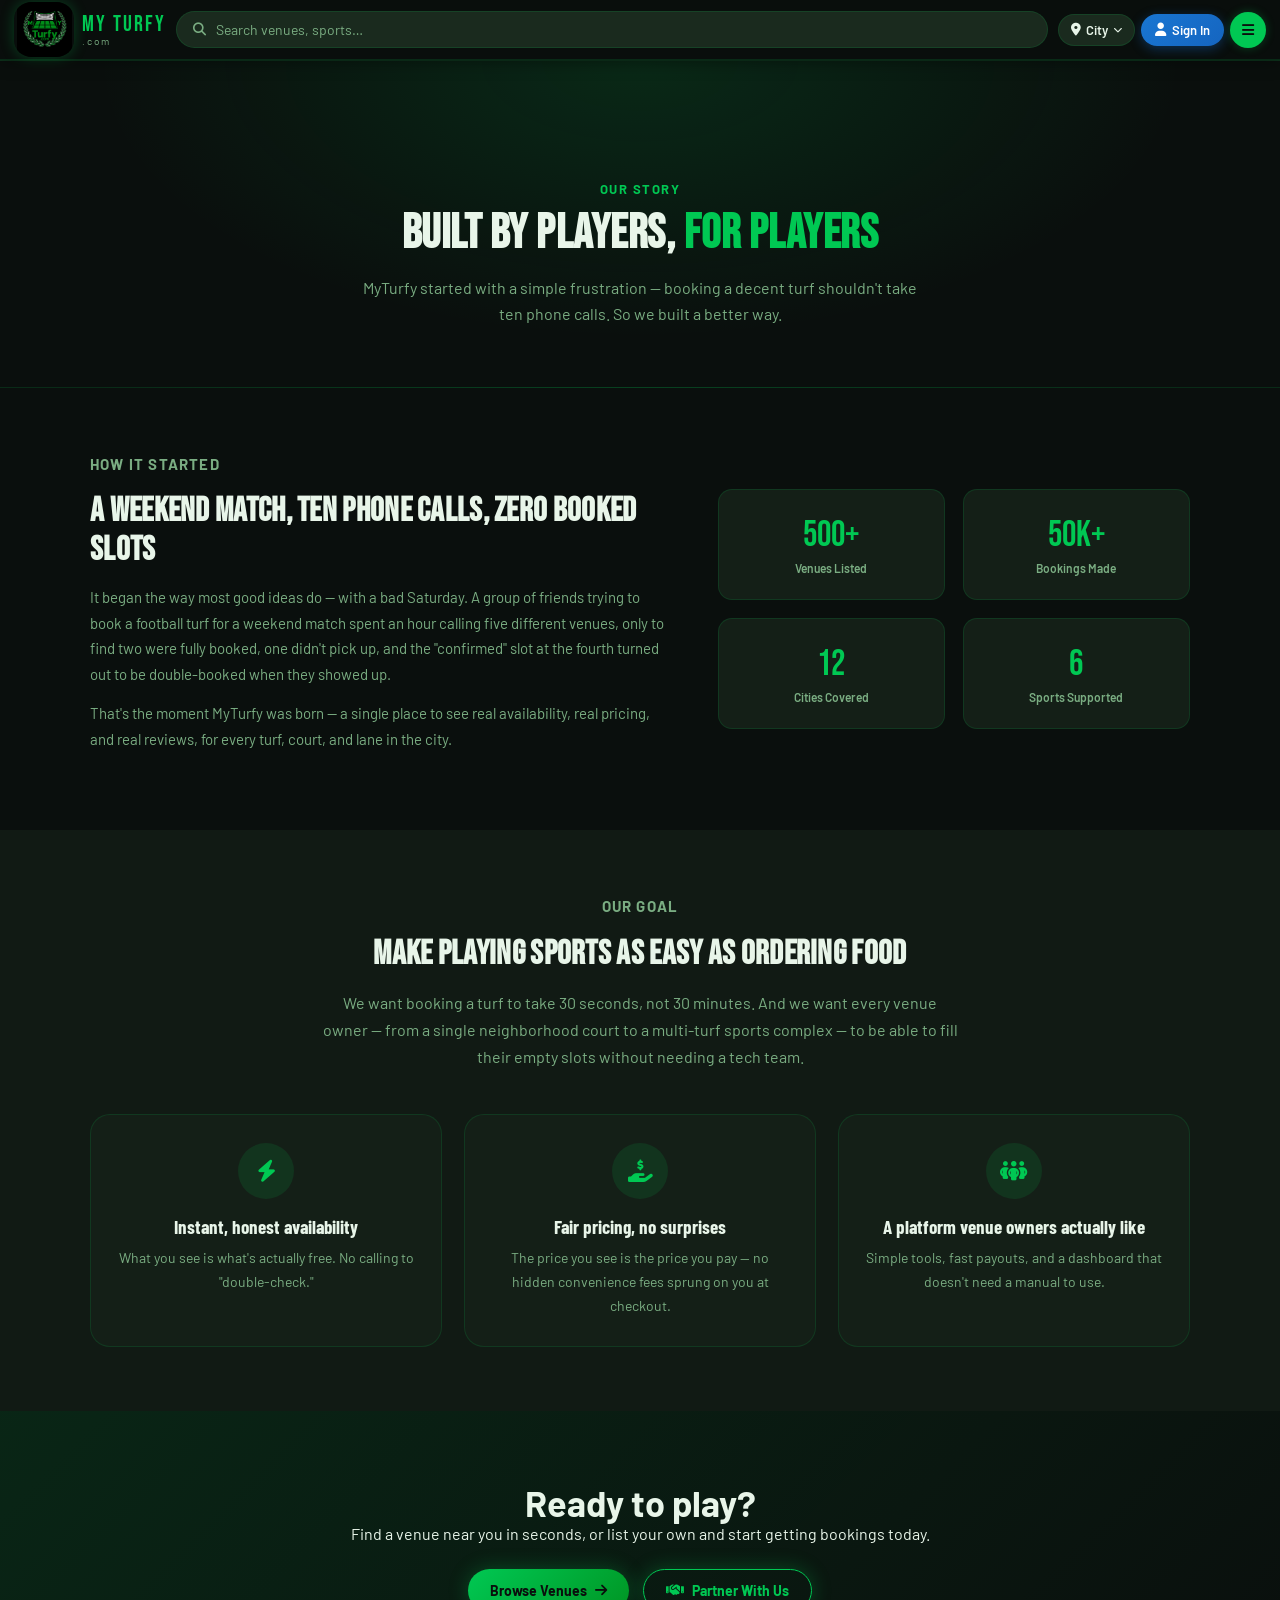
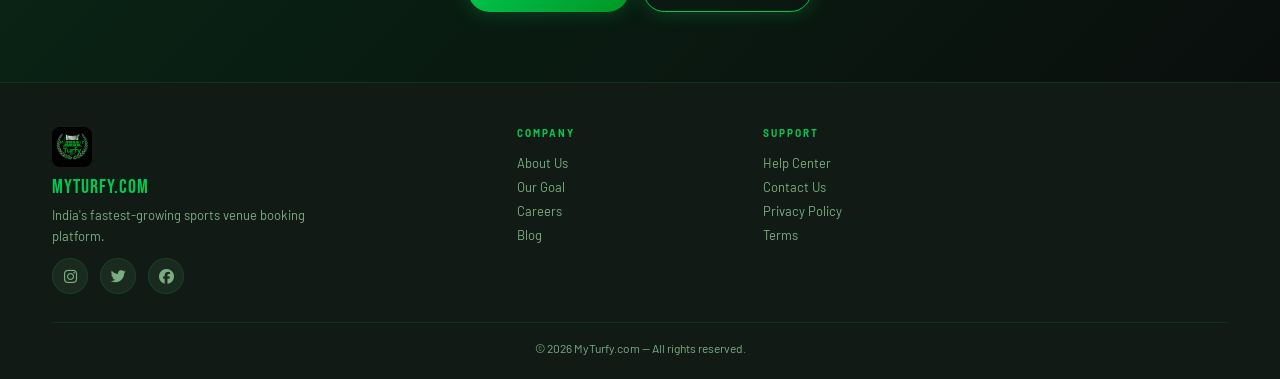
<file: client/about.html>
<!DOCTYPE html>
<html lang="en">
<head>
  <meta charset="UTF-8"/>
  <meta name="viewport" content="width=device-width, initial-scale=1.0, viewport-fit=cover"/>
  <title>MyTurfy – About Us</title>
  <link rel="icon" type="image/png" href="image/Hi.png">
  <link rel="stylesheet" href="css/styles.css"/>
  <link rel="stylesheet" href="css/content-pages.css"/>
  <link href="https://fonts.googleapis.com/css2?family=Bebas+Neue&family=Barlow:wght@400;500;600;700&family=Barlow+Condensed:wght@700;800&display=swap" rel="stylesheet"/>
  <link rel="stylesheet" href="https://cdnjs.cloudflare.com/ajax/libs/font-awesome/6.5.0/css/all.min.css"/>
</head>
<body>

  <!-- ══════════ NAVBAR ══════════ -->
  <nav class="navbar">
    <a href="index.html" class="logo">
      <div class="logo-icon"><img src="image/Hi.png" alt="Turfy Logo"/></div>
      <div class="logo-text">
        <span class="logo-main">MY Turfy</span>
        <span class="logo-sub">.com</span>
      </div>
    </a>
    <div class="search-bar desktop-search">
      <i class="fas fa-search search-icon"></i>
      <input type="text" id="searchInputDesktop" placeholder="Search venues, sports…"/>
    </div>
    <div class="nav-actions">
      <button class="btn-icon-nav mobile-only" id="mobileSearchToggle" aria-label="Search"><i class="fas fa-search"></i></button>
      <div class="dropdown city-dropdown">
        <button class="btn-city dropdown-trigger" id="cityBtn">
          <i class="fas fa-map-marker-alt"></i><span class="city-label">City</span><i class="fas fa-chevron-down chevron"></i>
        </button>
        <div class="dropdown-menu city-menu" id="cityMenu">
          <div class="dropdown-header">Select Your City</div>
          <a href="#" data-city="Mumbai"><i class="fas fa-city"></i> Mumbai</a>
          <a href="#" data-city="Delhi"><i class="fas fa-city"></i> Delhi</a>
          <a href="#" data-city="Bangalore"><i class="fas fa-city"></i> Bangalore</a>
          <a href="#" data-city="Surat"><i class="fa-solid fa-location-dot"></i> Surat</a>
          <a href="#" data-city="Ahmedabad"><i class="fa-solid fa-landmark"></i> Ahmedabad</a>
          <a href="#" data-city="Pune"><i class="fas fa-circle-dot"></i> Pune</a>
          <a href="#" data-city="Hyderabad"><i class="fas fa-circle-dot"></i> Hyderabad</a>
          <a href="#" data-city="Chennai"><i class="fas fa-circle-dot"></i> Chennai</a>
        </div>
      </div>
      <button class="btn-signin" id="signinBtn"><i class="fas fa-user"></i><span class="signin-label">Sign In</span></button>
      <div class="dropdown profile-dropdown">
        <button class="btn-menu dropdown-trigger" id="menuBtn" aria-label="Menu"><i class="fas fa-bars"></i></button>
        <div class="dropdown-menu profile-menu" id="profileMenu">
          <div class="dropdown-header">Explore MyTurfy</div>
          <a href="about.html"><i class="fas fa-info-circle"></i> About Us</a>
          <a href="about.html"><i class="fas fa-bullseye"></i> Our Goal</a>
          <a href="tournament.html"><i class="fas fa-trophy"></i> Tournaments</a>
          <a href="owner-portal.html"><i class="fas fa-handshake"></i> Partner With Us</a>
          <a href="support.html"><i class="fas fa-headset"></i> Support</a>
          <a href="blog.html"><i class="fas fa-newspaper"></i> Blog</a>
        </div>
      </div>
    </div>
  </nav>

  <div class="mobile-search-bar" id="mobileSearchBar">
    <div class="search-bar">
      <i class="fas fa-search search-icon"></i>
      <input type="text" id="searchInputMobile" placeholder="Search venues, sports…"/>
      <button class="search-close" id="mobileSearchClose"><i class="fas fa-times"></i></button>
    </div>
  </div>

  <!-- ══════════ HERO ══════════ -->
  <section class="cp-hero">
    <div class="cp-hero-inner">
      <p class="cp-eyebrow">Our Story</p>
      <h1>Built by players, <span>for players</span></h1>
      <p class="cp-sub">MyTurfy started with a simple frustration — booking a decent turf shouldn't take ten phone calls. So we built a better way.</p>
    </div>
  </section>

  <!-- ══════════ STORY ══════════ -->
  <section class="cp-section">
    <div class="cp-container cp-two-col">
      <div>
        <p class="cp-kicker">How it started</p>
        <h2>A weekend match, ten phone calls, zero booked slots</h2>
        <p>It began the way most good ideas do — with a bad Saturday. A group of friends trying to book a football turf for a weekend match spent an hour calling five different venues, only to find two were fully booked, one didn't pick up, and the "confirmed" slot at the fourth turned out to be double-booked when they showed up.</p>
        <p>That's the moment MyTurfy was born — a single place to see real availability, real pricing, and real reviews, for every turf, court, and lane in the city.</p>
      </div>
      <div class="cp-stats-grid">
        <div class="cp-stat"><span class="cp-stat-num">500+</span><span class="cp-stat-label">Venues Listed</span></div>
        <div class="cp-stat"><span class="cp-stat-num">50K+</span><span class="cp-stat-label">Bookings Made</span></div>
        <div class="cp-stat"><span class="cp-stat-num">12</span><span class="cp-stat-label">Cities Covered</span></div>
        <div class="cp-stat"><span class="cp-stat-num">6</span><span class="cp-stat-label">Sports Supported</span></div>
      </div>
    </div>
  </section>

  <!-- ══════════ OUR GOAL ══════════ -->
  <section class="cp-section cp-alt" id="goal">
    <div class="cp-container">
      <p class="cp-kicker cp-center">Our Goal</p>
      <h2 class="cp-center">Make playing sports as easy as ordering food</h2>
      <p class="cp-center cp-lead">We want booking a turf to take 30 seconds, not 30 minutes. And we want every venue owner — from a single neighborhood court to a multi-turf sports complex — to be able to fill their empty slots without needing a tech team.</p>

      <div class="cp-values-grid">
        <div class="cp-value-card">
          <div class="cp-value-icon"><i class="fas fa-bolt"></i></div>
          <h3>Instant, honest availability</h3>
          <p>What you see is what's actually free. No calling to "double-check."</p>
        </div>
        <div class="cp-value-card">
          <div class="cp-value-icon"><i class="fas fa-hand-holding-dollar"></i></div>
          <h3>Fair pricing, no surprises</h3>
          <p>The price you see is the price you pay — no hidden convenience fees sprung on you at checkout.</p>
        </div>
        <div class="cp-value-card">
          <div class="cp-value-icon"><i class="fas fa-people-group"></i></div>
          <h3>A platform venue owners actually like</h3>
          <p>Simple tools, fast payouts, and a dashboard that doesn't need a manual to use.</p>
        </div>
      </div>
    </div>
  </section>

  <!-- ══════════ CTA ══════════ -->
  <section class="cp-cta">
    <div class="cp-container cp-cta-inner">
      <h2>Ready to play?</h2>
      <p>Find a venue near you in seconds, or list your own and start getting bookings today.</p>
      <div class="cp-cta-btns">
        <a href="venues.html?sport=all" class="btn-explore">Browse Venues <i class="fas fa-arrow-right"></i></a>
        <a href="owner-portal.html" class="btn-explore btn-explore-outline">Partner With Us <i class="fas fa-handshake"></i></a>
      </div>
    </div>
  </section>

  <!-- ══════════ SIGN IN MODAL ══════════ -->
  <div class="modal-overlay" id="signinModal">
    <div class="modal">
      <button class="modal-close" id="modalClose"><i class="fas fa-times"></i></button>
      <div class="modal-header">
        <div class="modal-logo"><img src="image/Hi.png" alt="Logo" class="modal-logo-img"/> MY Turfy</div>
        <h2>Welcome Back</h2>
        <p>Sign in to continue</p>
      </div>
      <div class="modal-body">
        <div class="input-group"><i class="fas fa-envelope"></i><input type="email" placeholder="Email address" autocomplete="email"/></div>
        <div class="input-group">
          <i class="fas fa-lock"></i><input type="password" placeholder="Password" autocomplete="current-password"/>
          <button class="toggle-pw" id="togglePw"><i class="fas fa-eye"></i></button>
        </div>
        <a href="#" class="forgot-link">Forgot password?</a>
        <button class="btn-modal-signin">Sign In <i class="fas fa-arrow-right"></i></button>
        <div class="modal-divider"><span>or continue with</span></div>
        <div id="googleSignInBtn" class="google-btn-wrap"></div>
        <div class="social-btns"><button class="btn-social"><i class="fab fa-facebook"></i> Facebook</button></div>
        <p class="modal-footer-text">Don't have an account? <a href="#">Register Free</a></p>
      </div>
    </div>
  </div>

  <!-- ══════════ FOOTER ══════════ -->
  <footer class="footer">
    <div class="footer-content">
      <div class="footer-brand">
        <div class="logo-icon"><img src="image/Hi.png" alt="Turfy Logo"/></div>
        <span>MyTurfy.com</span>
        <p>India's fastest-growing sports venue booking platform.</p>
        <div style="display:flex;gap:12px;margin-top:12px">
          <a href="#" data-soon="Instagram" class="footer-social"><i class="fab fa-instagram"></i></a>
          <a href="#" data-soon="Twitter" class="footer-social"><i class="fab fa-twitter"></i></a>
          <a href="#" data-soon="Facebook" class="footer-social"><i class="fab fa-facebook"></i></a>
        </div>
      </div>
      <div class="footer-links">
        <h4>Company</h4>
        <a href="about.html">About Us</a>
        <a href="about.html">Our Goal</a>
        <a href="#" data-soon="Careers">Careers</a>
        <a href="blog.html">Blog</a>
      </div>
      <div class="footer-links">
        <h4>Support</h4>
        <a href="support.html">Help Center</a>
        <a href="support.html#contact">Contact Us</a>
        <a href="#" data-soon="Privacy Policy">Privacy Policy</a>
        <a href="#" data-soon="Terms">Terms</a>
      </div>
    </div>
    <div class="footer-bottom"><p>© 2026 MyTurfy.com — All rights reserved.</p></div>
  </footer>

  <!-- COMING SOON OVERLAY -->
  <div id="comingSoonOverlay" style="display:none;position:fixed;inset:0;background:rgba(0,0,0,.7);z-index:9999;align-items:center;justify-content:center;backdrop-filter:blur(6px)">
    <div style="background:var(--card-bg);border:1px solid var(--green);border-radius:20px;padding:36px 40px;text-align:center;max-width:320px;animation:scaleIn .25s ease">
      <div style="font-size:40px;margin-bottom:12px">🚀</div>
      <h3 style="font-family:'Bebas Neue',sans-serif;font-size:26px;color:var(--green);margin:0 0 8px" id="comingSoonTitle">Coming Soon</h3>
      <p style="color:var(--muted);font-size:13px;margin:0 0 20px" id="comingSoonMsg">We're working hard on this feature. Stay tuned!</p>
      <button onclick="document.getElementById('comingSoonOverlay').style.display='none'" style="padding:10px 28px;background:var(--green);color:var(--dark);border:none;border-radius:50px;font-weight:700;cursor:pointer;font-size:14px">Got it!</button>
    </div>
  </div>

  <script src="https://accounts.google.com/gsi/client" async defer></script>
  <script src="js/config.js"></script>
  <script src="js/auth.js"></script>
  <script src="js/api.js"></script>
  <script src="js/common.js"></script>
</body>
</html>
</file>
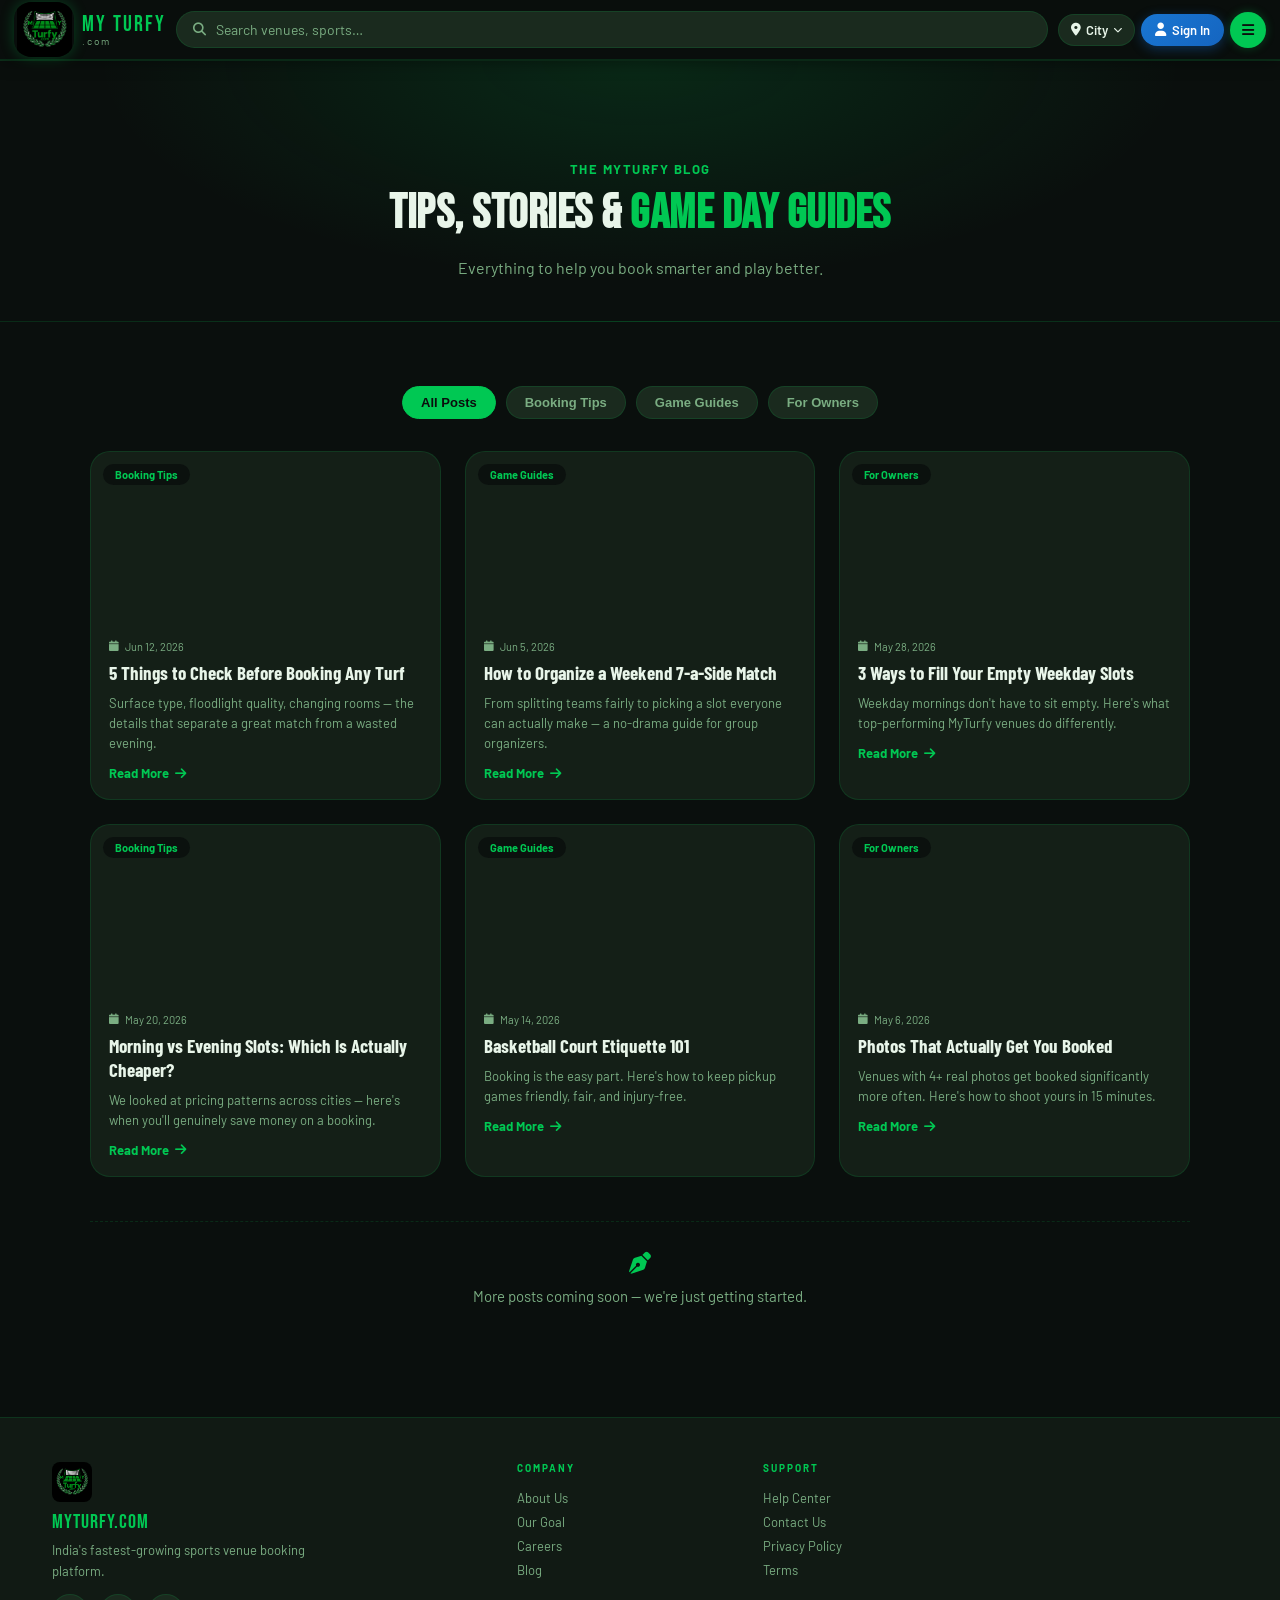
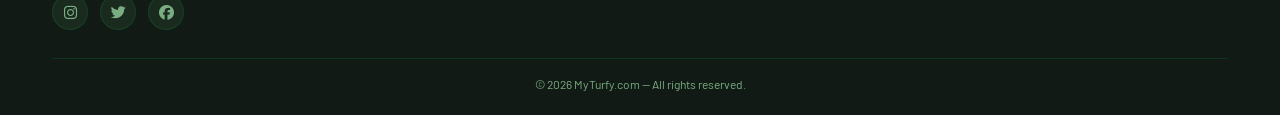
<file: client/blog.html>
<!DOCTYPE html>
<html lang="en">
<head>
  <meta charset="UTF-8"/>
  <meta name="viewport" content="width=device-width, initial-scale=1.0, viewport-fit=cover"/>
  <title>MyTurfy – Blog</title>
  <link rel="icon" type="image/png" href="image/Hi.png">
  <link rel="stylesheet" href="css/styles.css"/>
  <link rel="stylesheet" href="css/content-pages.css"/>
  <link href="https://fonts.googleapis.com/css2?family=Bebas+Neue&family=Barlow:wght@400;500;600;700&family=Barlow+Condensed:wght@700;800&display=swap" rel="stylesheet"/>
  <link rel="stylesheet" href="https://cdnjs.cloudflare.com/ajax/libs/font-awesome/6.5.0/css/all.min.css"/>
</head>
<body>

  <!-- ══════════ NAVBAR ══════════ -->
  <nav class="navbar">
    <a href="index.html" class="logo">
      <div class="logo-icon"><img src="image/Hi.png" alt="Turfy Logo"/></div>
      <div class="logo-text"><span class="logo-main">MY Turfy</span><span class="logo-sub">.com</span></div>
    </a>
    <div class="search-bar desktop-search">
      <i class="fas fa-search search-icon"></i>
      <input type="text" id="searchInputDesktop" placeholder="Search venues, sports…"/>
    </div>
    <div class="nav-actions">
      <button class="btn-icon-nav mobile-only" id="mobileSearchToggle" aria-label="Search"><i class="fas fa-search"></i></button>
      <div class="dropdown city-dropdown">
        <button class="btn-city dropdown-trigger" id="cityBtn"><i class="fas fa-map-marker-alt"></i><span class="city-label">City</span><i class="fas fa-chevron-down chevron"></i></button>
        <div class="dropdown-menu city-menu" id="cityMenu">
          <div class="dropdown-header">Select Your City</div>
          <a href="#" data-city="Mumbai"><i class="fas fa-city"></i> Mumbai</a>
          <a href="#" data-city="Delhi"><i class="fas fa-city"></i> Delhi</a>
          <a href="#" data-city="Bangalore"><i class="fas fa-city"></i> Bangalore</a>
          <a href="#" data-city="Surat"><i class="fa-solid fa-location-dot"></i> Surat</a>
          <a href="#" data-city="Ahmedabad"><i class="fa-solid fa-landmark"></i> Ahmedabad</a>
          <a href="#" data-city="Pune"><i class="fas fa-circle-dot"></i> Pune</a>
        </div>
      </div>
      <button class="btn-signin" id="signinBtn"><i class="fas fa-user"></i><span class="signin-label">Sign In</span></button>
      <div class="dropdown profile-dropdown">
        <button class="btn-menu dropdown-trigger" id="menuBtn" aria-label="Menu"><i class="fas fa-bars"></i></button>
        <div class="dropdown-menu profile-menu" id="profileMenu">
          <div class="dropdown-header">Explore MyTurfy</div>
          <a href="about.html"><i class="fas fa-info-circle"></i> About Us</a>
          <a href="about.html"><i class="fas fa-bullseye"></i> Our Goal</a>
          <a href="tournament.html"><i class="fas fa-trophy"></i> Tournaments</a>
          <a href="owner-portal.html"><i class="fas fa-handshake"></i> Partner With Us</a>
          <a href="support.html"><i class="fas fa-headset"></i> Support</a>
          <a href="blog.html"><i class="fas fa-newspaper"></i> Blog</a>
        </div>
      </div>
    </div>
  </nav>

  <div class="mobile-search-bar" id="mobileSearchBar">
    <div class="search-bar">
      <i class="fas fa-search search-icon"></i>
      <input type="text" id="searchInputMobile" placeholder="Search venues, sports…"/>
      <button class="search-close" id="mobileSearchClose"><i class="fas fa-times"></i></button>
    </div>
  </div>

  <!-- ══════════ HERO ══════════ -->
  <section class="cp-hero cp-hero-sm">
    <div class="cp-hero-inner">
      <p class="cp-eyebrow">The MyTurfy Blog</p>
      <h1>Tips, stories &amp; <span>game day guides</span></h1>
      <p class="cp-sub">Everything to help you book smarter and play better.</p>
    </div>
  </section>

  <!-- ══════════ BLOG GRID ══════════ -->
  <section class="cp-section">
    <div class="cp-container">
      <div class="blog-filter-row">
        <button class="blog-filter-chip active" data-cat="all">All Posts</button>
        <button class="blog-filter-chip" data-cat="tips">Booking Tips</button>
        <button class="blog-filter-chip" data-cat="guides">Game Guides</button>
        <button class="blog-filter-chip" data-cat="owners">For Owners</button>
      </div>

      <div class="blog-grid" id="blogGrid">
        <article class="blog-card" data-cat="tips">
          <div class="blog-card-img" style="background-image:url('https://images.unsplash.com/photo-1579952363873-27f3bade9f55?w=600&q=80')">
            <span class="blog-cat-badge">Booking Tips</span>
          </div>
          <div class="blog-card-body">
            <span class="blog-date"><i class="fas fa-calendar"></i> Jun 12, 2026</span>
            <h3>5 Things to Check Before Booking Any Turf</h3>
            <p>Surface type, floodlight quality, changing rooms — the details that separate a great match from a wasted evening.</p>
            <span class="blog-read-more">Read More <i class="fas fa-arrow-right"></i></span>
          </div>
        </article>

        <article class="blog-card" data-cat="guides">
          <div class="blog-card-img" style="background-image:url('https://images.unsplash.com/photo-1551958219-acbc608c6377?w=600&q=80')">
            <span class="blog-cat-badge">Game Guides</span>
          </div>
          <div class="blog-card-body">
            <span class="blog-date"><i class="fas fa-calendar"></i> Jun 5, 2026</span>
            <h3>How to Organize a Weekend 7-a-Side Match</h3>
            <p>From splitting teams fairly to picking a slot everyone can actually make — a no-drama guide for group organizers.</p>
            <span class="blog-read-more">Read More <i class="fas fa-arrow-right"></i></span>
          </div>
        </article>

        <article class="blog-card" data-cat="owners">
          <div class="blog-card-img" style="background-image:url('https://images.unsplash.com/photo-1556056504-5c7696c4c28d?w=600&q=80')">
            <span class="blog-cat-badge">For Owners</span>
          </div>
          <div class="blog-card-body">
            <span class="blog-date"><i class="fas fa-calendar"></i> May 28, 2026</span>
            <h3>3 Ways to Fill Your Empty Weekday Slots</h3>
            <p>Weekday mornings don't have to sit empty. Here's what top-performing MyTurfy venues do differently.</p>
            <span class="blog-read-more">Read More <i class="fas fa-arrow-right"></i></span>
          </div>
        </article>

        <article class="blog-card" data-cat="tips">
          <div class="blog-card-img" style="background-image:url('https://images.unsplash.com/photo-1531415074968-036ba1b575da?w=600&q=80')">
            <span class="blog-cat-badge">Booking Tips</span>
          </div>
          <div class="blog-card-body">
            <span class="blog-date"><i class="fas fa-calendar"></i> May 20, 2026</span>
            <h3>Morning vs Evening Slots: Which Is Actually Cheaper?</h3>
            <p>We looked at pricing patterns across cities — here's when you'll genuinely save money on a booking.</p>
            <span class="blog-read-more">Read More <i class="fas fa-arrow-right"></i></span>
          </div>
        </article>

        <article class="blog-card" data-cat="guides">
          <div class="blog-card-img" style="background-image:url('https://images.unsplash.com/photo-1546519638-68e109498ffc?w=600&q=80')">
            <span class="blog-cat-badge">Game Guides</span>
          </div>
          <div class="blog-card-body">
            <span class="blog-date"><i class="fas fa-calendar"></i> May 14, 2026</span>
            <h3>Basketball Court Etiquette 101</h3>
            <p>Booking is the easy part. Here's how to keep pickup games friendly, fair, and injury-free.</p>
            <span class="blog-read-more">Read More <i class="fas fa-arrow-right"></i></span>
          </div>
        </article>

        <article class="blog-card" data-cat="owners">
          <div class="blog-card-img" style="background-image:url('https://images.unsplash.com/photo-1626224583764-f87db24ac4ea?w=600&q=80')">
            <span class="blog-cat-badge">For Owners</span>
          </div>
          <div class="blog-card-body">
            <span class="blog-date"><i class="fas fa-calendar"></i> May 6, 2026</span>
            <h3>Photos That Actually Get You Booked</h3>
            <p>Venues with 4+ real photos get booked significantly more often. Here's how to shoot yours in 15 minutes.</p>
            <span class="blog-read-more">Read More <i class="fas fa-arrow-right"></i></span>
          </div>
        </article>
      </div>

      <div class="blog-more-notice">
        <i class="fas fa-pen-nib"></i>
        <p>More posts coming soon — we're just getting started.</p>
      </div>
    </div>
  </section>

  <!-- ══════════ SIGN IN MODAL ══════════ -->
  <div class="modal-overlay" id="signinModal">
    <div class="modal">
      <button class="modal-close" id="modalClose"><i class="fas fa-times"></i></button>
      <div class="modal-header">
        <div class="modal-logo"><img src="image/Hi.png" alt="Logo" class="modal-logo-img"/> MY Turfy</div>
        <h2>Welcome Back</h2>
        <p>Sign in to continue</p>
      </div>
      <div class="modal-body">
        <div class="input-group"><i class="fas fa-envelope"></i><input type="email" placeholder="Email address" autocomplete="email"/></div>
        <div class="input-group">
          <i class="fas fa-lock"></i><input type="password" placeholder="Password" autocomplete="current-password"/>
          <button class="toggle-pw" id="togglePw"><i class="fas fa-eye"></i></button>
        </div>
        <a href="#" class="forgot-link">Forgot password?</a>
        <button class="btn-modal-signin">Sign In <i class="fas fa-arrow-right"></i></button>
        <div class="modal-divider"><span>or continue with</span></div>
        <div id="googleSignInBtn" class="google-btn-wrap"></div>
        <div class="social-btns"><button class="btn-social"><i class="fab fa-facebook"></i> Facebook</button></div>
        <p class="modal-footer-text">Don't have an account? <a href="#">Register Free</a></p>
      </div>
    </div>
  </div>

  <!-- ══════════ FOOTER ══════════ -->
  <footer class="footer">
    <div class="footer-content">
      <div class="footer-brand">
        <div class="logo-icon"><img src="image/Hi.png" alt="Turfy Logo"/></div>
        <span>MyTurfy.com</span>
        <p>India's fastest-growing sports venue booking platform.</p>
        <div style="display:flex;gap:12px;margin-top:12px">
          <a href="#" data-soon="Instagram" class="footer-social"><i class="fab fa-instagram"></i></a>
          <a href="#" data-soon="Twitter" class="footer-social"><i class="fab fa-twitter"></i></a>
          <a href="#" data-soon="Facebook" class="footer-social"><i class="fab fa-facebook"></i></a>
        </div>
      </div>
      <div class="footer-links">
        <h4>Company</h4>
        <a href="about.html">About Us</a>
        <a href="about.html">Our Goal</a>
        <a href="#" data-soon="Careers">Careers</a>
        <a href="blog.html">Blog</a>
      </div>
      <div class="footer-links">
        <h4>Support</h4>
        <a href="support.html">Help Center</a>
        <a href="support.html#contact">Contact Us</a>
        <a href="#" data-soon="Privacy Policy">Privacy Policy</a>
        <a href="#" data-soon="Terms">Terms</a>
      </div>
    </div>
    <div class="footer-bottom"><p>© 2026 MyTurfy.com — All rights reserved.</p></div>
  </footer>

  <!-- COMING SOON OVERLAY -->
  <div id="comingSoonOverlay" style="display:none;position:fixed;inset:0;background:rgba(0,0,0,.7);z-index:9999;align-items:center;justify-content:center;backdrop-filter:blur(6px)">
    <div style="background:var(--card-bg);border:1px solid var(--green);border-radius:20px;padding:36px 40px;text-align:center;max-width:320px;animation:scaleIn .25s ease">
      <div style="font-size:40px;margin-bottom:12px">🚀</div>
      <h3 style="font-family:'Bebas Neue',sans-serif;font-size:26px;color:var(--green);margin:0 0 8px" id="comingSoonTitle">Coming Soon</h3>
      <p style="color:var(--muted);font-size:13px;margin:0 0 20px" id="comingSoonMsg">We're working hard on this feature. Stay tuned!</p>
      <button onclick="document.getElementById('comingSoonOverlay').style.display='none'" style="padding:10px 28px;background:var(--green);color:var(--dark);border:none;border-radius:50px;font-weight:700;cursor:pointer;font-size:14px">Got it!</button>
    </div>
  </div>

  <script src="https://accounts.google.com/gsi/client" async defer></script>
  <script src="js/config.js"></script>
  <script src="js/auth.js"></script>
  <script src="js/api.js"></script>
  <script src="js/common.js"></script>
  <script src="js/content-pages.js"></script>
  <script>
    // Keep category chips working inline if needed, or let content-pages.js load it.
    // Content-pages.js does the article open, let's keep the filter chip logic clean here:
    document.querySelectorAll('.blog-filter-chip').forEach(chip => {
      chip.addEventListener('click', () => {
        document.querySelectorAll('.blog-filter-chip').forEach(c=>c.classList.remove('active'));
        chip.classList.add('active');
        const cat = chip.dataset.cat;
        document.querySelectorAll('.blog-card').forEach(card => {
          card.style.display = (cat === 'all' || card.dataset.cat === cat) ? '' : 'none';
        });
      });
    });
  </script>
</body>
</html>
</file>
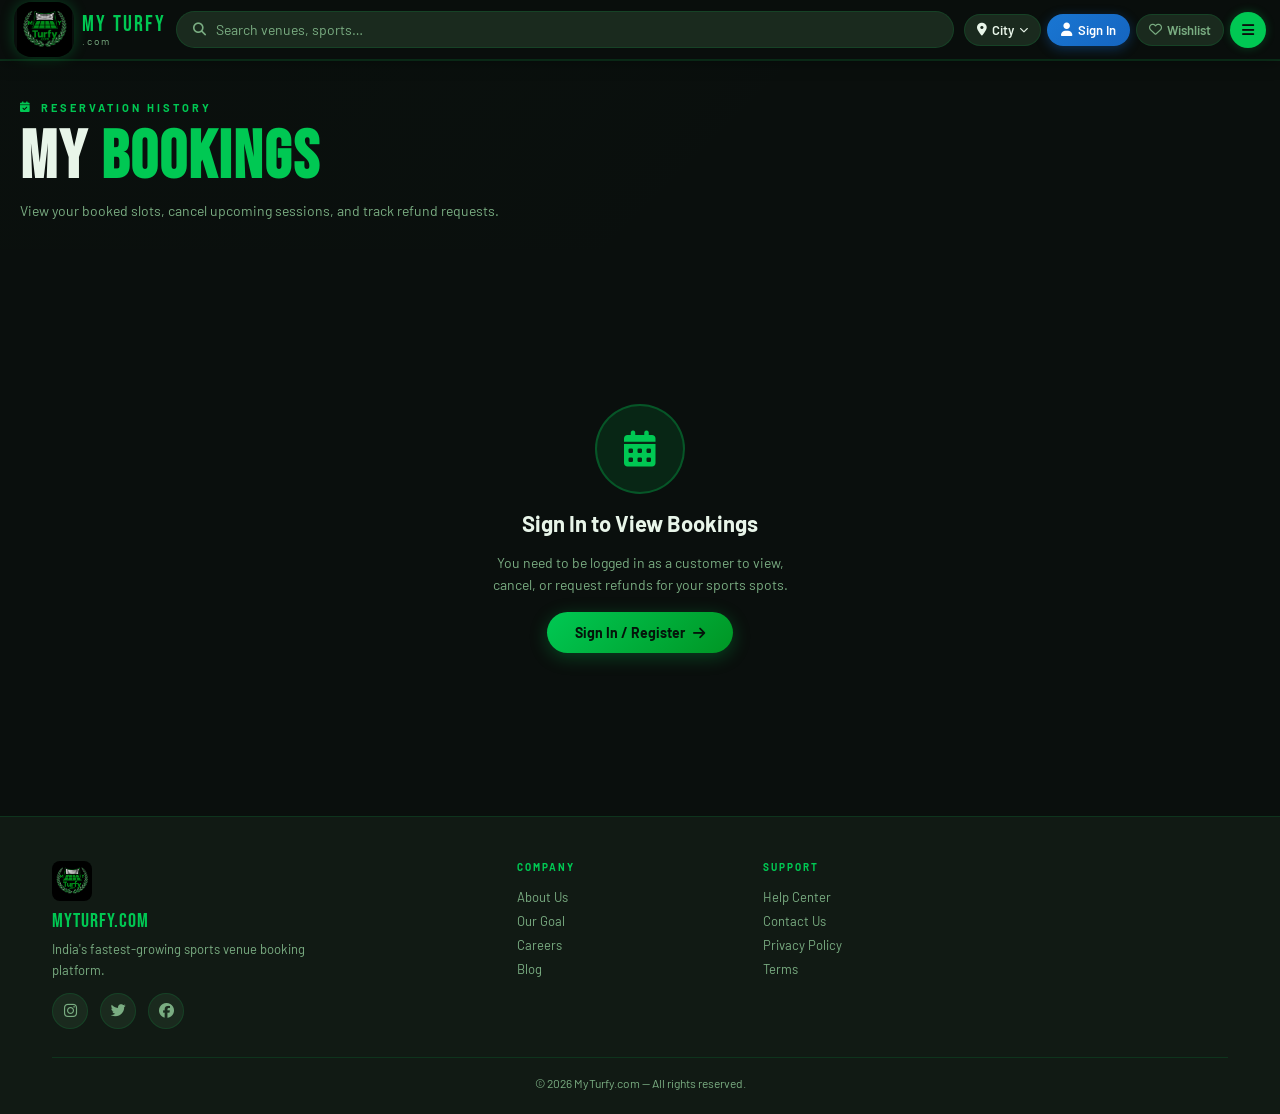
<file: client/my-bookings.html>
<!DOCTYPE html>
<html lang="en">
<head>
  <meta charset="UTF-8"/>
  <meta name="viewport" content="width=device-width, initial-scale=1.0, viewport-fit=cover"/>
  <title>MyTurfy – My Bookings</title>
  <meta name="description" content="Manage your turf bookings, view slot history, check cancellation policies, and request refunds on MyTurfy."/>
  <link rel="icon" type="image/png" href="image/Hi.png">
  <link rel="stylesheet" href="css/styles.css"/>
  <link rel="stylesheet" href="css/my-bookings.css"/>
  <link href="https://fonts.googleapis.com/css2?family=Bebas+Neue&family=Barlow:wght@400;500;600;700;800&family=Barlow+Condensed:wght@700;800&display=swap" rel="stylesheet"/>
  <link rel="stylesheet" href="https://cdnjs.cloudflare.com/ajax/libs/font-awesome/6.5.0/css/all.min.css"/>
</head>
<body class="mb-page">

  <!-- ══════════ NAVBAR ══════════ -->
  <nav class="navbar">
    <a href="index.html" class="logo">
      <div class="logo-icon"><img src="image/Hi.png" alt="Turfy Logo"/></div>
      <div class="logo-text">
        <span class="logo-main">MY Turfy</span>
        <span class="logo-sub">.com</span>
      </div>
    </a>

    <div class="search-bar desktop-search">
      <i class="fas fa-search search-icon"></i>
      <input type="text" id="navSearch" placeholder="Search venues, sports…"/>
    </div>

    <div class="nav-actions">
      <button class="btn-icon-nav mobile-only" id="mobileSearchToggle" aria-label="Search">
        <i class="fas fa-search"></i>
      </button>

      <div class="dropdown city-dropdown">
        <button class="btn-city dropdown-trigger" id="cityBtn">
          <i class="fas fa-map-marker-alt"></i>
          <span class="city-label">City</span>
          <i class="fas fa-chevron-down chevron"></i>
        </button>
        <div class="dropdown-menu city-menu" id="cityMenu">
          <div class="dropdown-header">Select Your City</div>
          <a href="#" data-city="Mumbai"><i class="fas fa-city"></i> Mumbai</a>
          <a href="#" data-city="Delhi"><i class="fas fa-city"></i> Delhi</a>
          <a href="#" data-city="Bangalore"><i class="fas fa-city"></i> Bangalore</a>
          <a href="#" data-city="Surat"><i class="fa-solid fa-location-dot"></i> Surat</a>
          <a href="#" data-city="Ahmedabad"><i class="fa-solid fa-landmark"></i> Ahmedabad</a>
          <a href="#" data-city="Pune"><i class="fas fa-circle-dot"></i> Pune</a>
          <a href="#" data-city="Hyderabad"><i class="fas fa-circle-dot"></i> Hyderabad</a>
          <a href="#" data-city="Chennai"><i class="fas fa-circle-dot"></i> Chennai</a>
        </div>
      </div>

      <button class="btn-signin" id="signinBtn">
        <i class="fas fa-user"></i>
        <span class="signin-label">Sign In</span>
      </button>

      <!-- Wishlist -->
      <a href="wishlist.html" class="btn-wishlist-nav" aria-label="Wishlist">
        <i class="far fa-heart"></i>
        <span class="wishlist-nav-label">Wishlist</span>
      </a>

      <div class="dropdown profile-dropdown">
        <button class="btn-menu dropdown-trigger" id="menuBtn" aria-label="Menu">
          <i class="fas fa-bars"></i>
        </button>
        <div class="dropdown-menu profile-menu" id="profileMenu">
          <div class="dropdown-header">Explore MyTurfy</div>
          <a href="about.html"><i class="fas fa-info-circle"></i> About Us</a>
          <a href="about.html"><i class="fas fa-bullseye"></i> Our Goal</a>
          <a href="tournaments.html"><i class="fas fa-trophy"></i> Tournaments</a>
          <a href="owner-portal.html" data-role="partner"><i class="fas fa-handshake"></i> Partner With Us</a>
          <a href="support.html"><i class="fas fa-headset"></i> Support</a>
          <a href="blog.html"><i class="fas fa-newspaper"></i> Blog</a>
        </div>
      </div>
    </div>
  </nav>

  <!-- Mobile Search -->
  <div class="mobile-search-bar" id="mobileSearchBar">
    <div class="search-bar">
      <i class="fas fa-search search-icon"></i>
      <input type="text" id="searchInputMobile" placeholder="Search venues, sports…"/>
      <button class="search-close" id="mobileSearchClose"><i class="fas fa-times"></i></button>
    </div>
  </div>

  <!-- ══════════ HERO ══════════ -->
  <section class="bookings-hero">
    <div class="bookings-hero-content">
      <div class="bookings-eyebrow">
        <i class="fas fa-calendar-check"></i> Reservation History
      </div>
      <h1 class="bookings-title">My <span>Bookings</span></h1>
      <p class="bookings-subtitle">View your booked slots, cancel upcoming sessions, and track refund requests.</p>
    </div>
  </section>

  <!-- ══════════ LIVE MATCH CARD ══════════ -->
  <div class="live-match-wrapper" id="liveMatchContainer" style="display:none"></div>

  <!-- ══════════ MAIN CONTENT ══════════ -->
  <div class="bookings-container" id="bookingsMainContent">
    <!-- Injected dynamically by JS based on login state -->
  </div>

  <!-- ══════════ CANCEL & REFUND MODAL ══════════ -->
  <div class="modal-overlay" id="cancelModal" style="display:none">
    <div class="modal">
      <button class="modal-close" id="cancelModalClose"><i class="fas fa-times"></i></button>
      <div class="modal-header">
        <div class="modal-logo"><img src="image/Hi.png" alt="Logo" class="modal-logo-img"/> MY Turfy</div>
        <h2 style="margin-top: 10px; font-size: 24px; color: var(--red);">Cancel Booking &amp; Refund</h2>
        <p>Cancelling will release your reserved slot and initiate your refund request.</p>
      </div>
      <div class="modal-body">
        <input type="hidden" id="cancelBookingId"/>
        <div id="refundTierPreview" style="background: var(--dark3); border: 1px solid var(--border); border-radius: 10px; padding: 12px 14px; margin-bottom: 12px;">
          <div style="font-size: 11px; color: var(--muted); text-transform: uppercase; font-weight: 700; letter-spacing: 1px; margin-bottom: 4px;"><i class="fas fa-calculator"></i> Refund Policy Calculation</div>
          <div id="tierEstimate" style="font-size: 15px; font-weight: 700; color: var(--green);">Calculating estimated refund…</div>
          <div style="font-size: 11px; color: var(--muted); margin-top: 4px;" id="tierPolicyNote">Policy: ≥24h (100%) · 12-24h (75%) · 6-12h (50%) · 1-6h (25%) · &lt;1h (10%)</div>
        </div>
        <div class="input-group" style="flex-direction: column; align-items: stretch; gap: 8px;">
          <label for="cancelReason" style="font-size: 12px; color: var(--muted); font-weight: 600; margin-bottom: 2px;">Reason for cancellation &amp; refund *</label>
          <textarea id="cancelReason" rows="3" placeholder="e.g. Schedule conflict, rain, emergency, etc." style="width: 100%; min-height: 90px; padding: 10px 12px; background: var(--dark3); border: 1px solid var(--border); color: var(--text); border-radius: 10px; font-family: inherit; font-size: 14px; outline: none;" required></textarea>
        </div>
        <div style="display: flex; gap: 10px; margin-top: 18px;">
          <button class="btn-modal-signin" id="confirmCancelBtn" style="background: linear-gradient(135deg, var(--red), #c62828); color: #fff; flex: 1;">
            <i class="fas fa-ban"></i> Cancel &amp; Request Refund
          </button>
        </div>
      </div>
    </div>
  </div>

  <!-- ══════════ SIGN IN MODAL ══════════ -->
  <div class="modal-overlay" id="signinModal">
    <div class="modal">
      <button class="modal-close" id="modalClose"><i class="fas fa-times"></i></button>
      <div class="modal-header">
        <div class="modal-logo"><img src="image/Hi.png" alt="Logo" class="modal-logo-img"/> MY Turfy</div>
        <h2>Welcome Back</h2>
        <p>Sign in to view your bookings</p>
      </div>
      <div class="modal-body">
        <!-- Re-populated by Auth.initAuthModal dynamically -->
      </div>
    </div>
  </div>

  <!-- ══════════ BOTTOM NAV (mobile) ══════════ -->
  <nav class="bottom-nav mobile-only">
    <a href="index.html" class="bottom-nav-item">
      <i class="fas fa-house"></i><span>Home</span>
    </a>
    <a href="venues.html" class="bottom-nav-item">
      <i class="fas fa-search"></i><span>Venues</span>
    </a>
    <a href="wishlist.html" class="bottom-nav-item">
      <i class="fas fa-heart"></i><span>Wishlist</span>
    </a>
    <a href="my-bookings.html" class="bottom-nav-item active">
      <i class="fas fa-calendar-alt"></i><span>Bookings</span>
    </a>
  </nav>

  <!-- ══════════ FOOTER ══════════ -->
  <footer class="footer">
    <div class="footer-content">
      <div class="footer-brand">
        <div class="logo-icon"><img src="image/Hi.png" alt="Turfy Logo"/></div>
        <span>MyTurfy.com</span>
        <p>India's fastest-growing sports venue booking platform.</p>
        <div style="display:flex;gap:12px;margin-top:12px">
          <a href="#" data-soon="Instagram" class="footer-social"><i class="fab fa-instagram"></i></a>
          <a href="#" data-soon="Twitter" class="footer-social"><i class="fab fa-twitter"></i></a>
          <a href="#" data-soon="Facebook" class="footer-social"><i class="fab fa-facebook"></i></a>
        </div>
      </div>
      <div class="footer-links">
        <h4>Company</h4>
        <a href="about.html">About Us</a>
        <a href="about.html">Our Goal</a>
        <a href="#" data-soon="Careers">Careers</a>
        <a href="blog.html">Blog</a>
      </div>
      <div class="footer-links">
        <h4>Support</h4>
        <a href="support.html">Help Center</a>
        <a href="support.html#contact">Contact Us</a>
        <a href="#" data-soon="Privacy Policy">Privacy Policy</a>
        <a href="#" data-soon="Terms">Terms</a>
      </div>
    </div>
    <div class="footer-bottom"><p>© 2026 MyTurfy.com — All rights reserved.</p></div>
  </footer>

  <div class="toast-host" id="toastHost"></div>

  <script src="https://accounts.google.com/gsi/client" async defer></script>
  <script src="js/config.js"></script>
  <script src="js/auth.js"></script>
  <script src="js/api.js"></script>
  <script src="js/my-bookings.js"></script>
</body>
</html>
</file>
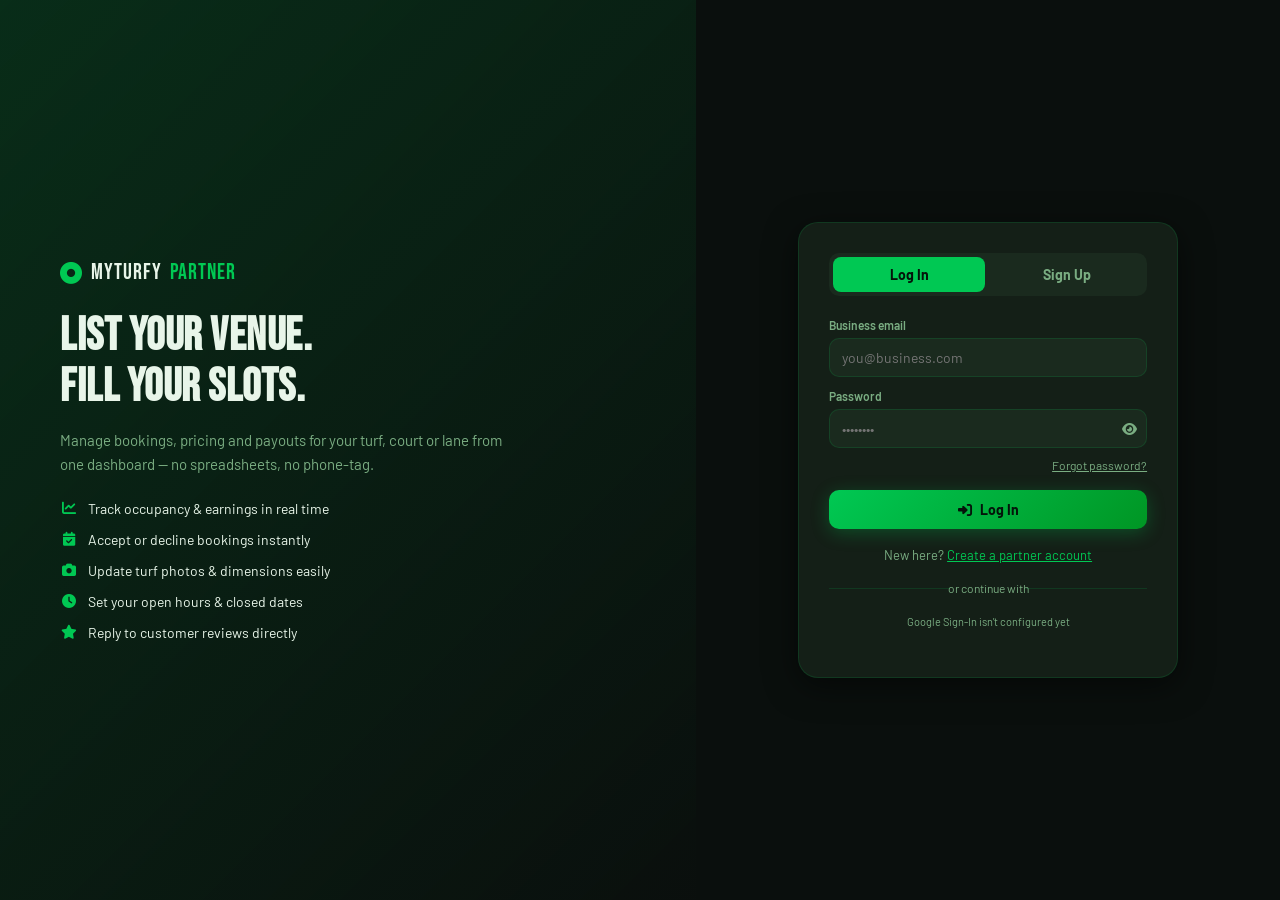
<file: client/owner-portal.html>
<!DOCTYPE html>
<html lang="en">
<head>
<meta charset="UTF-8"/>
<meta name="viewport" content="width=device-width, initial-scale=1.0"/>
<title>MyTurfy Partner — Manage Your Venues</title>
<meta name="description" content="MyTurfy Partner Dashboard — list your turf, manage bookings, update photos, dimensions and pricing all in one place."/>
<link rel="preconnect" href="https://fonts.googleapis.com">
 <link rel="icon" type="image/png" href="image/Hi.png">
<link href="https://fonts.googleapis.com/css2?family=Bebas+Neue&family=Barlow:wght@400;500;600;700;800&display=swap" rel="stylesheet">
<link rel="stylesheet" href="https://cdnjs.cloudflare.com/ajax/libs/font-awesome/6.5.1/css/all.min.css">
<link rel="stylesheet" href="css/owner-portal.css"/>
<style>
/* ── Image uploader ── */
.img-upload-zone{
  border:2px dashed var(--border); border-radius:12px; padding:28px 20px;
  text-align:center; cursor:pointer; transition:border-color .2s var(--ease);
  background:var(--dark3); position:relative;
}
.img-upload-zone:hover,.img-upload-zone.drag-over{ border-color:var(--green) }
.img-upload-zone input[type="file"]{ position:absolute;inset:0;opacity:0;cursor:pointer;width:100%;height:100% }
.img-upload-zone i{ font-size:28px; color:var(--green); margin-bottom:8px; display:block }
.img-upload-zone p{ color:var(--muted); font-size:13px; margin:0 }
.img-upload-zone p strong{ color:var(--text) }
.img-previews{ display:flex; flex-wrap:wrap; gap:10px; margin-top:12px }
.img-preview-item{
  position:relative; width:88px; height:70px; border-radius:8px; overflow:hidden;
  border:2px solid var(--border);
}
.img-preview-item img{ width:100%; height:100%; object-fit:cover }
.img-preview-item .remove-img{
  position:absolute; top:3px; right:3px; width:20px; height:20px; border-radius:50%;
  background:rgba(0,0,0,.75); border:none; color:#fff; font-size:10px;
  display:flex; align-items:center; justify-content:center; cursor:pointer;
}
.img-preview-item.cover-img{ border-color:var(--green) }
.img-preview-item .cover-badge{
  position:absolute; bottom:0; left:0; right:0; background:var(--green);
  color:#04140a; font-size:9px; font-weight:800; text-align:center; padding:2px;
}
.url-toggle{ font-size:12px; color:var(--green); background:none; border:none; cursor:pointer; margin-top:8px; padding:0 }
.url-area{ margin-top:8px }

/* ── Availability scheduler ── */
.avail-row{ display:flex; align-items:center; gap:12px; flex-wrap:wrap }
.avail-row select{ width:auto; min-width:110px }
.hours-display{
  font-family:'Bebas Neue',sans-serif; font-size:15px; color:var(--green);
  background:var(--dark3); border-radius:8px; padding:8px 14px; letter-spacing:.5px;
}
.date-chip-grid{ display:flex; flex-wrap:wrap; gap:8px; margin-top:10px }
.date-chip{
  background:var(--dark3); border:1px solid var(--border); border-radius:8px;
  padding:6px 12px; font-size:12px; cursor:pointer; transition:all .15s;
  display:flex; flex-direction:column; align-items:center; gap:2px; font-weight:600;
  min-width:52px;
}
.date-chip .dc-day{ font-size:10px; color:var(--muted); font-weight:400 }
.date-chip:hover{ border-color:var(--green) }
.date-chip.closed{ background:rgba(239,83,80,.15); border-color:var(--red); color:var(--red) }
.date-chip.closed .dc-day{ color:rgba(239,83,80,.7) }
.avail-legend{ font-size:11px; color:var(--muted); margin-top:6px }
.avail-legend span{ display:inline-flex; align-items:center; gap:4px; margin-right:12px }
</style>
</head>
<body>

<!-- ════════════════ AUTH SCREEN ════════════════ -->
<div class="auth-screen" id="authScreen">
  <div class="auth-side">
    <div class="auth-side-inner">
      <div class="brand"><i class="fas fa-circle-dot"></i> MyTurfy <span>Partner</span></div>
      <h1>List your venue.<br>Fill your slots.</h1>
      <p>Manage bookings, pricing and payouts for your turf, court or lane from one dashboard — no spreadsheets, no phone-tag.</p>
      <ul class="auth-points">
        <li><i class="fas fa-chart-line"></i> Track occupancy &amp; earnings in real time</li>
        <li><i class="fas fa-calendar-check"></i> Accept or decline bookings instantly</li>
        <li><i class="fas fa-camera"></i> Update turf photos &amp; dimensions easily</li>
        <li><i class="fas fa-clock"></i> Set your open hours &amp; closed dates</li>
        <li><i class="fas fa-star"></i> Reply to customer reviews directly</li>
      </ul>
    </div>
  </div>

  <div class="auth-form-wrap">
    <div class="auth-card">
      <div class="auth-tabs">
        <button class="auth-tab active" data-tab="login">Log In</button>
        <button class="auth-tab" data-tab="signup">Sign Up</button>
      </div>

      <form id="loginForm" class="auth-form active" novalidate>
        <label for="loginEmail">Business email</label>
        <input type="email" id="loginEmail" placeholder="you@business.com" autocomplete="email" required/>
        <label for="loginPw">Password</label>
        <div class="pw-wrap">
          <input type="password" id="loginPw" placeholder="••••••••" autocomplete="current-password" required/>
          <button type="button" class="pw-toggle" data-target="loginPw" aria-label="Toggle"><i class="fas fa-eye"></i></button>
        </div>
        <a href="#" id="forgotPwLink" style="font-size:12px; color:var(--muted); text-align:right; display:block; margin: -2px 0 6px;">Forgot password?</a>
        <div class="auth-error" id="loginError" hidden></div>
        <div id="loginOtpGroup" style="display:none;margin-top:8px">
          <label for="loginOtpInput" style="display:block;font-size:10px;font-weight:700;letter-spacing:1.5px;color:var(--green);text-transform:uppercase;margin-bottom:6px">Verification Code</label>
          <input type="text" id="loginOtpInput" placeholder="Enter 6-digit code from email" maxlength="6" autocomplete="one-time-code"
            style="width:100%;padding:11px 14px;background:var(--dark3);border:1px solid var(--green);border-radius:10px;color:var(--text);font-size:16px;letter-spacing:3px;text-align:center;outline:none"/>
          <p style="font-size:11px;color:var(--green);margin:4px 0 0"><i class="fas fa-info-circle"></i> Code sent to your email (valid 10 min)</p>
        </div>
        <button type="submit" class="btn-primary full" id="loginSubmitBtn">
          <i class="fas fa-right-to-bracket"></i> Log In
        </button>
        <p class="auth-hint">New here? <a href="#" id="switchToSignup">Create a partner account</a></p>
      </form>

      <form id="signupForm" class="auth-form" novalidate>
        <label for="suName">Owner / business name</label>
        <input type="text" id="suName" placeholder="e.g. Arena Sports Hub" autocomplete="name" required/>
        <label for="suEmail">Business email</label>
        <input type="email" id="suEmail" placeholder="you@business.com" autocomplete="email" required/>
        <label for="suPhone">Phone number</label>
        <input type="tel" id="suPhone" placeholder="+91 98765 43210" autocomplete="tel" required/>
        <label for="suCity">City</label>
        <input type="text" id="suCity" placeholder="e.g. Surat" autocomplete="address-level2"/>
        <label for="suPw">Password</label>
        <div class="pw-wrap">
          <input type="password" id="suPw" placeholder="Min 6 characters" autocomplete="new-password" required/>
          <button type="button" class="pw-toggle" data-target="suPw" aria-label="Toggle"><i class="fas fa-eye"></i></button>
        </div>
        <div style="display:flex; align-items:flex-start; gap:8px; margin:6px 0">
          <input type="checkbox" id="suPrivacy" style="width:auto; margin-top:2px; accent-color:var(--green)" required/>
          <label for="suPrivacy" style="font-size:12px; color:var(--muted); font-weight:500; cursor:pointer; line-height:1.4; margin:0">
            I agree to the <a href="privacy-policy.html" target="_blank" style="color:var(--green); text-decoration:underline">Privacy Policy</a> and <a href="terms.html" target="_blank" style="color:var(--green); text-decoration:underline">Terms &amp; Conditions</a>
          </label>
        </div>
        <div class="auth-error" id="signupError" hidden></div>
        <div id="signupOtpGroup" style="display:none;margin-top:8px">
          <label for="suOtp" style="display:block;font-size:10px;font-weight:700;letter-spacing:1.5px;color:var(--green);text-transform:uppercase;margin-bottom:6px">Verification Code</label>
          <input type="text" id="suOtp" placeholder="Enter 6-digit code from email" maxlength="6" autocomplete="one-time-code"
            style="width:100%;padding:11px 14px;background:var(--dark3);border:1px solid var(--green);border-radius:10px;color:var(--text);font-size:16px;letter-spacing:3px;text-align:center;outline:none"/>
          <p style="font-size:11px;color:var(--green);margin:4px 0 0"><i class="fas fa-info-circle"></i> Code sent to your email (valid 10 min)</p>
        </div>
        <button type="submit" class="btn-primary full" id="signupSubmitBtn">
          <i class="fas fa-user-plus"></i> Create Account
        </button>
        <p class="auth-hint">Already a partner? <a href="#" id="switchToLogin">Log in</a></p>
      </form>

      <form id="forgotForm" class="auth-form" novalidate>
        <h3 style="font-family:'Bebas Neue',sans-serif;font-size:22px;color:var(--text);margin-bottom:4px">Forgot Password</h3>
        <p style="font-size:12px;color:var(--muted);margin-bottom:12px">Enter your business email address and we'll send you an OTP verification code.</p>
        <label for="forgotEmail">Business email</label>
        <input type="email" id="forgotEmail" placeholder="you@business.com" autocomplete="email" required/>
        <div class="auth-error" id="forgotError" hidden></div>
        <button type="submit" class="btn-primary full" id="forgotSubmitBtn" style="margin-top:8px">
          Send Verification Code <i class="fas fa-arrow-right"></i>
        </button>
        <p class="auth-hint"><a href="#" id="forgotBackToLogin">Back to Log In</a></p>
      </form>

      <form id="resetForm" class="auth-form" novalidate>
        <h3 style="font-family:'Bebas Neue',sans-serif;font-size:22px;color:var(--text);margin-bottom:4px">Reset Password</h3>
        <p style="font-size:12px;color:var(--muted);margin-bottom:12px">Type the 6-digit OTP code sent to your email and choose a new password.</p>
        <label for="resetOtp">Verification Code</label>
        <input type="text" id="resetOtp" placeholder="6-digit code" maxlength="6" required/>
        <label for="resetNewPw">New Password</label>
        <input type="password" id="resetNewPw" placeholder="Min 6 characters" required/>
        <div class="auth-error" id="resetError" hidden></div>
        <div id="resetDevBannerOwner" style="display:none;margin-top:10px"></div>
        <button type="submit" class="btn-primary full" id="resetSubmitBtn" style="margin-top:8px">
          Reset Password <i class="fas fa-check"></i>
        </button>
        <p class="auth-hint"><a href="#" id="resetBackToForgot">Resend Code</a></p>
      </form>

      <div class="auth-divider" id="authDivider"><span>or continue with</span></div>
      <div id="googleSignInBtnOwner" class="google-btn-wrap"></div>
    </div>
  </div>
</div>

<!-- ════════════════ DASHBOARD ════════════════ -->
<div class="app" id="app" hidden>

  <aside class="sidebar" id="sidebar">
    <div class="brand brand-sb"><i class="fas fa-circle-dot"></i> MyTurfy <span>Partner</span></div>
    <nav class="sb-nav">
      <button class="sb-link active" data-view="overview"><i class="fas fa-gauge-high"></i> Overview</button>
      <button class="sb-link" data-view="venues"><i class="fas fa-warehouse"></i> My Venues</button>
      <button class="sb-link" data-view="bookings"><i class="fas fa-calendar-days"></i> Bookings</button>
      <button class="sb-link" data-view="earnings"><i class="fas fa-indian-rupee-sign"></i> Earnings</button>
      <button class="sb-link" data-view="reviews"><i class="fas fa-star-half-stroke"></i> Reviews</button>
      <button class="sb-link" data-view="offline-bookings"><i class="fas fa-calendar-plus"></i> Offline Booking</button>
      <button class="sb-link" data-view="settings"><i class="fas fa-gear"></i> Settings</button>
    </nav>
    <button class="sb-logout" id="logoutBtn"><i class="fas fa-right-from-bracket"></i> Log Out</button>
  </aside>
  <div class="sidebar-backdrop" id="sidebarBackdrop"></div>

  <div class="main">
    <header class="topbar">
      <button class="menu-toggle" id="menuToggle"><i class="fas fa-bars"></i></button>
      <h2 class="view-title" id="viewTitle">Overview</h2>
      <div class="topbar-right">
        <span class="owner-name" id="ownerNameTop">Partner</span>
        <div class="avatar" id="ownerAvatar">P</div>
      </div>
    </header>

    <main class="content">

      <!-- OVERVIEW -->
      <section class="view active" id="view-overview">
        <p class="welcome-line">Welcome back, <strong id="welcomeOwnerName">Partner</strong> — here's how your venues are doing.</p>
        <div class="stat-grid">
          <div class="stat-card">
            <div class="stat-gauge" id="gaugeVenues"><span id="statVenues">0</span></div>
            <div class="stat-label">Active Venues</div>
          </div>
          <div class="stat-card">
            <div class="stat-gauge" id="gaugeBookings"><span id="statBookings">0</span></div>
            <div class="stat-label">Bookings This Month</div>
          </div>
          <div class="stat-card">
            <div class="stat-gauge" id="gaugeRating"><span id="statRating">0</span></div>
            <div class="stat-label">Average Rating</div>
          </div>
          <div class="stat-card stat-card-money">
            <div class="stat-money-icon"><i class="fas fa-sack-dollar"></i></div>
            <div>
              <div class="stat-money-val" id="statEarnings">₹0</div>
              <div class="stat-label">Earnings This Month</div>
            </div>
          </div>
        </div>
        <div class="panel-row">
          <div class="panel">
            <div class="panel-head"><h3>Bookings — Last 7 Days</h3></div>
            <div class="bar-chart" id="weekChart"></div>
          </div>
          <div class="panel panel-narrow">
            <div class="panel-head"><h3>Top Venue</h3></div>
            <div id="topVenueCard" class="top-venue-card"></div>
          </div>
        </div>
        <div class="panel">
          <div class="panel-head">
            <h3>Recent Bookings</h3>
            <button class="link-btn" data-goto="bookings">View all <i class="fas fa-arrow-right"></i></button>
          </div>
          <div class="table-wrap">
            <table class="data-table" id="recentBookingsTable">
              <thead><tr><th>Customer</th><th>Venue</th><th>Date</th><th>Time</th><th>Amount</th><th>Status</th></tr></thead>
              <tbody></tbody>
            </table>
          </div>
        </div>
      </section>

      <!-- MY VENUES -->
      <section class="view" id="view-venues">
        <div class="view-toolbar">
          <p class="view-sub">Properties you've listed on MyTurfy</p>
          <button class="btn-primary" id="addVenueBtn"><i class="fas fa-plus"></i> Add Venue</button>
        </div>
        <div class="venue-grid" id="ownerVenueGrid"></div>
        <div class="empty-state" id="venuesEmpty" hidden>
          <i class="fas fa-warehouse"></i>
          <h3>No venues listed yet</h3>
          <p>Add your first venue to start getting bookings.</p>
          <button class="btn-primary" id="addVenueBtnEmpty"><i class="fas fa-plus"></i> Add Venue</button>
        </div>
      </section>

      <!-- BOOKINGS -->
      <section class="view" id="view-bookings">
        <div class="view-toolbar">
          <p class="view-sub">All bookings across your venues</p>
          <div class="bk-filters">
            <select id="bkVenueFilter"><option value="all">All venues</option></select>
            <select id="bkStatusFilter">
              <option value="all">All statuses</option>
              <option value="upcoming">Upcoming</option>
              <option value="refund_requested">Refund Requests ⚠️</option>
              <option value="completed">Completed</option>
              <option value="cancelled">Cancelled</option>
            </select>
          </div>
        </div>
        <div class="table-wrap panel">
          <table class="data-table" id="bookingsTable">
            <thead><tr><th>Customer</th><th>Venue</th><th>Date</th><th>Time</th><th>Amount</th><th>Status</th><th></th></tr></thead>
            <tbody></tbody>
          </table>
        </div>
      </section>

      <!-- EARNINGS -->
      <section class="view" id="view-earnings">
        <div class="stat-grid stat-grid-3">
          <div class="stat-card stat-card-money">
            <div class="stat-money-icon"><i class="fas fa-wallet"></i></div>
            <div><div class="stat-money-val" id="earnTotal">₹0</div><div class="stat-label">Total Earnings (Net)</div></div>
          </div>
          <div class="stat-card stat-card-money">
            <div class="stat-money-icon"><i class="fas fa-clock-rotate-left"></i></div>
            <div><div class="stat-money-val" id="earnPending">₹0</div><div class="stat-label">Pending Payout</div></div>
          </div>
          <div class="stat-card stat-card-money">
            <div class="stat-money-icon"><i class="fas fa-percent"></i></div>
            <div><div class="stat-money-val" id="earnCommission">10%</div><div class="stat-label">Platform Commission</div></div>
          </div>
        </div>
        <div class="panel">
          <div class="panel-head"><h3>Monthly Earnings</h3></div>
          <div class="bar-chart" id="monthChart"></div>
        </div>
        <div class="panel">
          <div class="panel-head"><h3>Payout History</h3></div>
          <div class="table-wrap">
            <table class="data-table" id="payoutTable">
              <thead><tr><th>Payout ID</th><th>Period</th><th>Amount</th><th>Status</th></tr></thead>
              <tbody></tbody>
            </table>
          </div>
        </div>
      </section>

      <!-- REVIEWS -->
      <section class="view" id="view-reviews">
        <p class="view-sub">What customers are saying about your venues</p>
        <div class="reviews-list" id="reviewsList"></div>
      </section>

      <!-- OFFLINE BOOKING -->
      <section class="view" id="view-offline-bookings">
        <div class="view-toolbar">
          <p class="view-sub">Manually book offline walk-ins and directly control slots</p>
        </div>
        <div class="panel-row">
          <!-- Quick Book Panel -->
          <div class="panel">
            <div class="panel-head">
              <h3><i class="fas fa-calendar-plus" style="color:var(--green)"></i> Create Offline Booking</h3>
            </div>
            <form id="offlineBookingForm" class="venue-form" style="padding:0; margin-top:15px; display:flex; flex-direction:column; gap:14px" novalidate>
              <div class="field">
                <label for="obVenue">Select Venue *</label>
                <select id="obVenue" required></select>
              </div>
              <div class="form-row">
                <div class="field">
                  <label for="obDate">Select Date *</label>
                  <input type="date" id="obDate" required/>
                </div>
                <div class="field">
                  <label for="obDuration">Duration (Hours)</label>
                  <input type="number" id="obDuration" min="1" value="1" required/>
                </div>
              </div>
              
              <div class="field">
                <label style="font-weight:700">Available Slots</label>
                <div class="date-chip-grid" id="obSlotsContainer" style="margin-top:5px"></div>
                <p class="avail-legend" id="obSlotsMessage" style="color:var(--muted)"></p>
              </div>

              <div class="form-row">
                <div class="field">
                  <label for="obCustName">Customer Name (Optional)</label>
                  <input type="text" id="obCustName" placeholder="e.g. John Doe"/>
                </div>
                <div class="field">
                  <label for="obCustPhone">Customer Phone (Optional)</label>
                  <input type="tel" id="obCustPhone" placeholder="e.g. 9876543210"/>
                </div>
              </div>

              <button type="submit" class="btn-primary" id="obSubmitBtn" style="margin-top:10px" disabled>
                <i class="fas fa-check"></i> Book Selected Slot
              </button>
            </form>
          </div>

          <!-- Manage/Cancel Slots Panel -->
          <div class="panel">
            <div class="panel-head">
              <h3><i class="fas fa-calendar-xmark" style="color:var(--red)"></i> Direct Slot Control</h3>
            </div>
            <div style="margin-top:15px; display:flex; flex-direction:column; gap:14px">
              <div class="form-row">
                <div class="field">
                  <label for="mcVenue">Select Venue</label>
                  <select id="mcVenue"></select>
                </div>
                <div class="field">
                  <label for="mcDate">Select Date</label>
                  <input type="date" id="mcDate"/>
                </div>
              </div>
              <div class="table-wrap" style="margin-top:10px">
                <table class="data-table" id="mcSlotsTable">
                  <thead>
                    <tr>
                      <th>Time</th>
                      <th>Booked User</th>
                      <th>Phone</th>
                      <th>Status</th>
                      <th>Action</th>
                    </tr>
                  </thead>
                  <tbody>
                    <tr><td colspan="5" style="color:var(--muted);text-align:center;padding:24px">Select venue and date to view slots</td></tr>
                  </tbody>
                </table>
              </div>
            </div>
          </div>
        </div>
      </section>

      <!-- SETTINGS -->
      <section class="view" id="view-settings">
        <div class="panel settings-panel">
          <div class="panel-head"><h3>Business Profile</h3></div>
          <div class="settings-grid">
            <div class="field"><label for="setName">Business / Owner Name</label><input type="text" id="setName"/></div>
            <div class="field"><label for="setEmail">Email</label><input type="email" id="setEmail" disabled/></div>
            <div class="field"><label for="setPhone">Phone</label><input type="tel" id="setPhone"/></div>
            <div class="field"><label for="setCity">City</label><input type="text" id="setCity"/></div>
          </div>
          <button class="btn-primary" id="saveProfileBtn"><i class="fas fa-floppy-disk"></i> Save Changes</button>
        </div>
        <div class="panel settings-panel">
          <div class="panel-head"><h3>Payout Details</h3></div>
          <div class="settings-grid">
            <div class="field"><label for="setBankName">Bank Account Holder</label><input type="text" id="setBankName"/></div>
            <div class="field"><label for="setAccNo">Account Number</label><input type="text" id="setAccNo"/></div>
            <div class="field"><label for="setIfsc">IFSC Code</label><input type="text" id="setIfsc"/></div>
            <div class="field"><label for="setUpi">UPI ID</label><input type="text" id="setUpi" placeholder="name@bank"/></div>
          </div>
          <button class="btn-primary" id="savePayoutBtn"><i class="fas fa-floppy-disk"></i> Save Payout Info</button>
        </div>
      </section>

    </main>
  </div>
</div>

<!-- ════════════════ VENUE FORM MODAL ════════════════ -->
<div class="modal-overlay" id="venueModal" role="dialog" aria-modal="true" aria-labelledby="venueModalTitle">
  <div class="modal-box venue-modal-box">
    <div class="modal-head">
      <h3 id="venueModalTitle">Add Venue</h3>
      <button class="modal-x" id="venueModalClose" aria-label="Close"><i class="fas fa-xmark"></i></button>
    </div>
    <form id="venueForm" class="venue-form" novalidate>
      <input type="hidden" id="vfId"/>

      <!-- Basic Info -->
      <div class="form-row">
        <div class="field">
          <label for="vfName">Venue Name *</label>
          <input type="text" id="vfName" required placeholder="e.g. Arena Sports Hub"/>
        </div>
        <div class="field">
          <label for="vfSport">Sport *</label>
          <select id="vfSport" required>
            <option value="Football">Football</option>
            <option value="Cricket">Cricket</option>
            <option value="Basketball">Basketball</option>
            <option value="Badminton">Badminton</option>
            <option value="Tennis">Tennis</option>
            <option value="Pickleball">Pickleball</option>
            <option value="Bowling">Bowling</option>
            <option value="Pool">Pool</option>
          </select>
        </div>
      </div>

      <div class="form-row">
        <div class="field">
          <label for="vfLocation">Location *</label>
          <input type="text" id="vfLocation" required placeholder="Area, City"/>
        </div>
        <div class="field">
          <label for="vfPrice">Price per hour (₹) *</label>
          <input type="number" id="vfPrice" required min="0" placeholder="800"/>
        </div>
      </div>

      <!-- Dimensions -->
      <div class="form-row form-row-3">
        <div class="field">
          <label for="vfLength">Length (m) *</label>
          <input type="number" id="vfLength" required min="0" placeholder="40"/>
        </div>
        <div class="field">
          <label for="vfBreadth">Breadth (m) *</label>
          <input type="number" id="vfBreadth" required min="0" placeholder="25"/>
        </div>
        <div class="field">
          <label for="vfHeight">Height (m)</label>
          <input type="number" id="vfHeight" min="0" placeholder="7"/>
        </div>
      </div>

      <div class="form-row">
        <div class="field">
          <label for="vfCondition">Surface / Condition</label>
          <input type="text" id="vfCondition" placeholder="e.g. Premium FIFA-grade Artificial Grass"/>
        </div>
        <div class="field">
          <label for="vfTurfs">No. of Courts / Turfs</label>
          <input type="number" id="vfTurfs" min="1" value="1"/>
        </div>
      </div>

      <div class="field">
        <label for="vfTools">Equipment Provided</label>
        <input type="text" id="vfTools" placeholder="e.g. Football, Cones, Bibs"/>
      </div>

      <!-- GPS -->
      <div class="form-row">
        <div class="field">
          <label for="vfLat">Latitude <span class="field-hint">(optional)</span></label>
          <input type="number" id="vfLat" step="any" placeholder="e.g. 21.1702"/>
        </div>
        <div class="field">
          <label for="vfLng">Longitude <span class="field-hint">(optional)</span></label>
          <input type="number" id="vfLng" step="any" placeholder="e.g. 72.8311"/>
        </div>
      </div>
      <p class="field-hint">Tip: right-click your venue on <a href="https://maps.google.com" target="_blank" rel="noopener noreferrer">Google Maps</a> → coordinates appear at the top.</p>

      <!-- ── AVAILABILITY ─────────────────────── -->
      <div class="field" style="border-top:1px solid var(--border);padding-top:14px;margin-top:4px">
        <label style="font-size:13px;color:var(--text);font-weight:700;margin-bottom:10px;display:block">
          <i class="fas fa-clock" style="color:var(--green)"></i> Open Hours
        </label>
        <div class="avail-row">
          <div style="display:flex;flex-direction:column;gap:4px">
            <span style="font-size:11px;color:var(--muted)">Opens at</span>
            <select id="vfOpenHour" style="width:auto"></select>
          </div>
          <i class="fas fa-arrow-right" style="color:var(--muted);margin-top:14px"></i>
          <div style="display:flex;flex-direction:column;gap:4px">
            <span style="font-size:11px;color:var(--muted)">Closes at</span>
            <select id="vfCloseHour" style="width:auto"></select>
          </div>
          <div class="hours-display" id="hoursDisplay">6:00 AM – 10:00 PM</div>
        </div>
      </div>

      <!-- Closed Dates (next 2 weeks) -->
      <div class="field">
        <label style="font-size:13px;color:var(--text);font-weight:700;margin-bottom:4px;display:block">
          <i class="fas fa-calendar-xmark" style="color:var(--red)"></i> Closed Dates
          <span class="field-hint" style="font-weight:400">&nbsp;(tap a date to mark it closed / re-tap to reopen)</span>
        </label>
        <div class="date-chip-grid" id="vfClosedDatesGrid"></div>
        <p class="avail-legend">
          <span style="color:var(--text)">■ Open</span>
          <span style="color:var(--red)">■ Closed</span>
        </p>
      </div>

      <!-- Facilities -->
      <div class="field" style="border-top:1px solid var(--border);padding-top:14px;margin-top:4px">
        <label>Facilities</label>
        <div class="checkbox-row" id="facilitiesRow">
          <label class="chip-check"><input type="checkbox" value="floodlights"/> Floodlights</label>
          <label class="chip-check"><input type="checkbox" value="parking"/> Parking</label>
          <label class="chip-check"><input type="checkbox" value="changing"/> Changing Rooms</label>
          <label class="chip-check"><input type="checkbox" value="cafeteria"/> Cafeteria</label>
          <label class="chip-check"><input type="checkbox" value="ac"/> AC</label>
          <label class="chip-check"><input type="checkbox" value="shower"/> Shower</label>
          <label class="chip-check"><input type="checkbox" value="wifi"/> Wi-Fi</label>
        </div>
      </div>

      <!-- Time Slot periods -->
      <div class="field">
        <label>Available Time Periods <span class="field-hint">(informational tags shown to customers)</span></label>
        <div class="checkbox-row" id="slotsRow">
          <label class="chip-check"><input type="checkbox" value="morning"/> Morning</label>
          <label class="chip-check"><input type="checkbox" value="afternoon"/> Afternoon</label>
          <label class="chip-check"><input type="checkbox" value="evening"/> Evening</label>
          <label class="chip-check"><input type="checkbox" value="night"/> Night</label>
        </div>
      </div>

      <!-- Description -->
      <div class="field">
        <label for="vfDescription">Venue Description <span class="field-hint">(shown to customers)</span></label>
        <textarea id="vfDescription" rows="3" placeholder="e.g. Premium FIFA-grade turf in the heart of the city…"></textarea>
      </div>

      <!-- ── PHOTOS ─────────────────────────── -->
      <div class="field" style="border-top:1px solid var(--border);padding-top:14px;margin-top:4px">
        <label style="font-size:13px;color:var(--text);font-weight:700;margin-bottom:8px;display:block">
          <i class="fas fa-images" style="color:var(--green)"></i> Venue Photos
          <span class="field-hint" style="font-weight:400">&nbsp;(up to 10 — first is the cover)</span>
        </label>

        <!-- Drag-and-drop / click upload zone -->
        <div class="img-upload-zone" id="imgUploadZone">
          <input type="file" id="vfImageFiles" accept="image/*" multiple/>
          <i class="fas fa-cloud-upload-alt"></i>
          <p><strong>Click to upload</strong> or drag &amp; drop photos here</p>
          <p style="margin-top:4px;font-size:11px">JPG, PNG, WEBP · max 5 MB each · up to 10 photos</p>
        </div>

        <!-- Preview strip -->
        <div class="img-previews" id="imgPreviews"></div>

        <!-- URL fallback (collapsed by default) -->
        <button type="button" class="url-toggle" id="urlToggleBtn">
          <i class="fas fa-link"></i> Add photos by URL instead
        </button>
        <div class="url-area" id="urlArea" hidden>
          <textarea id="vfImages" rows="4" placeholder="Paste one URL per line:&#10;https://...&#10;https://..."></textarea>
          <p class="field-hint" style="margin-top:4px">These URLs are used when no file is uploaded above, or to add extra photos.</p>
        </div>
      </div>

      <div class="form-actions">
        <button type="button" class="btn-secondary" id="venueFormCancel">Cancel</button>
        <button type="submit" class="btn-primary" id="venueFormSubmit">
          <i class="fas fa-check"></i> <span id="venueFormSubmitLabel">Add Venue</span>
        </button>
      </div>
    </form>
  </div>
</div>

<div class="toast-host" id="toastHost" aria-live="polite"></div>

<script src="https://accounts.google.com/gsi/client" async defer></script>
<script src="js/config.js"></script>
<script src="js/auth.js"></script>
<script src="js/api.js"></script>
<script src="js/owner-portal.js"></script>
</body>
</html>
</file>
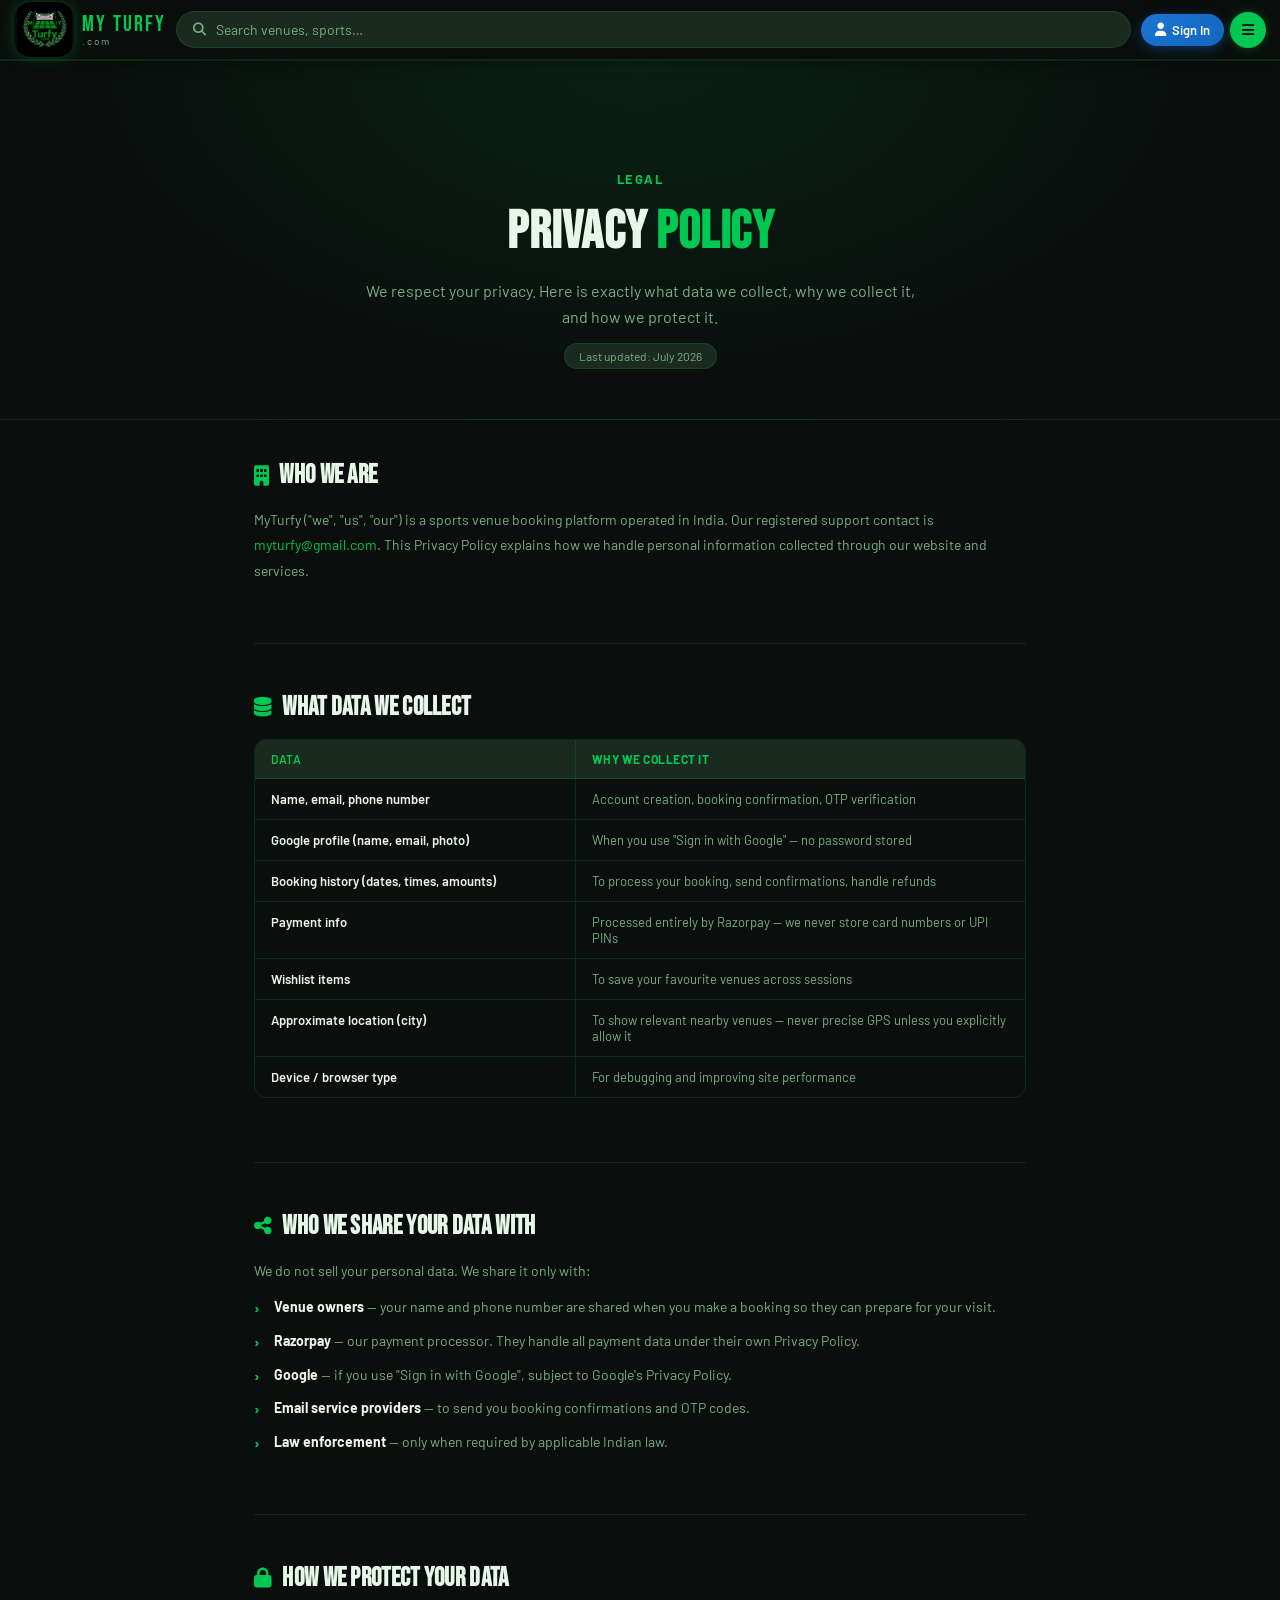
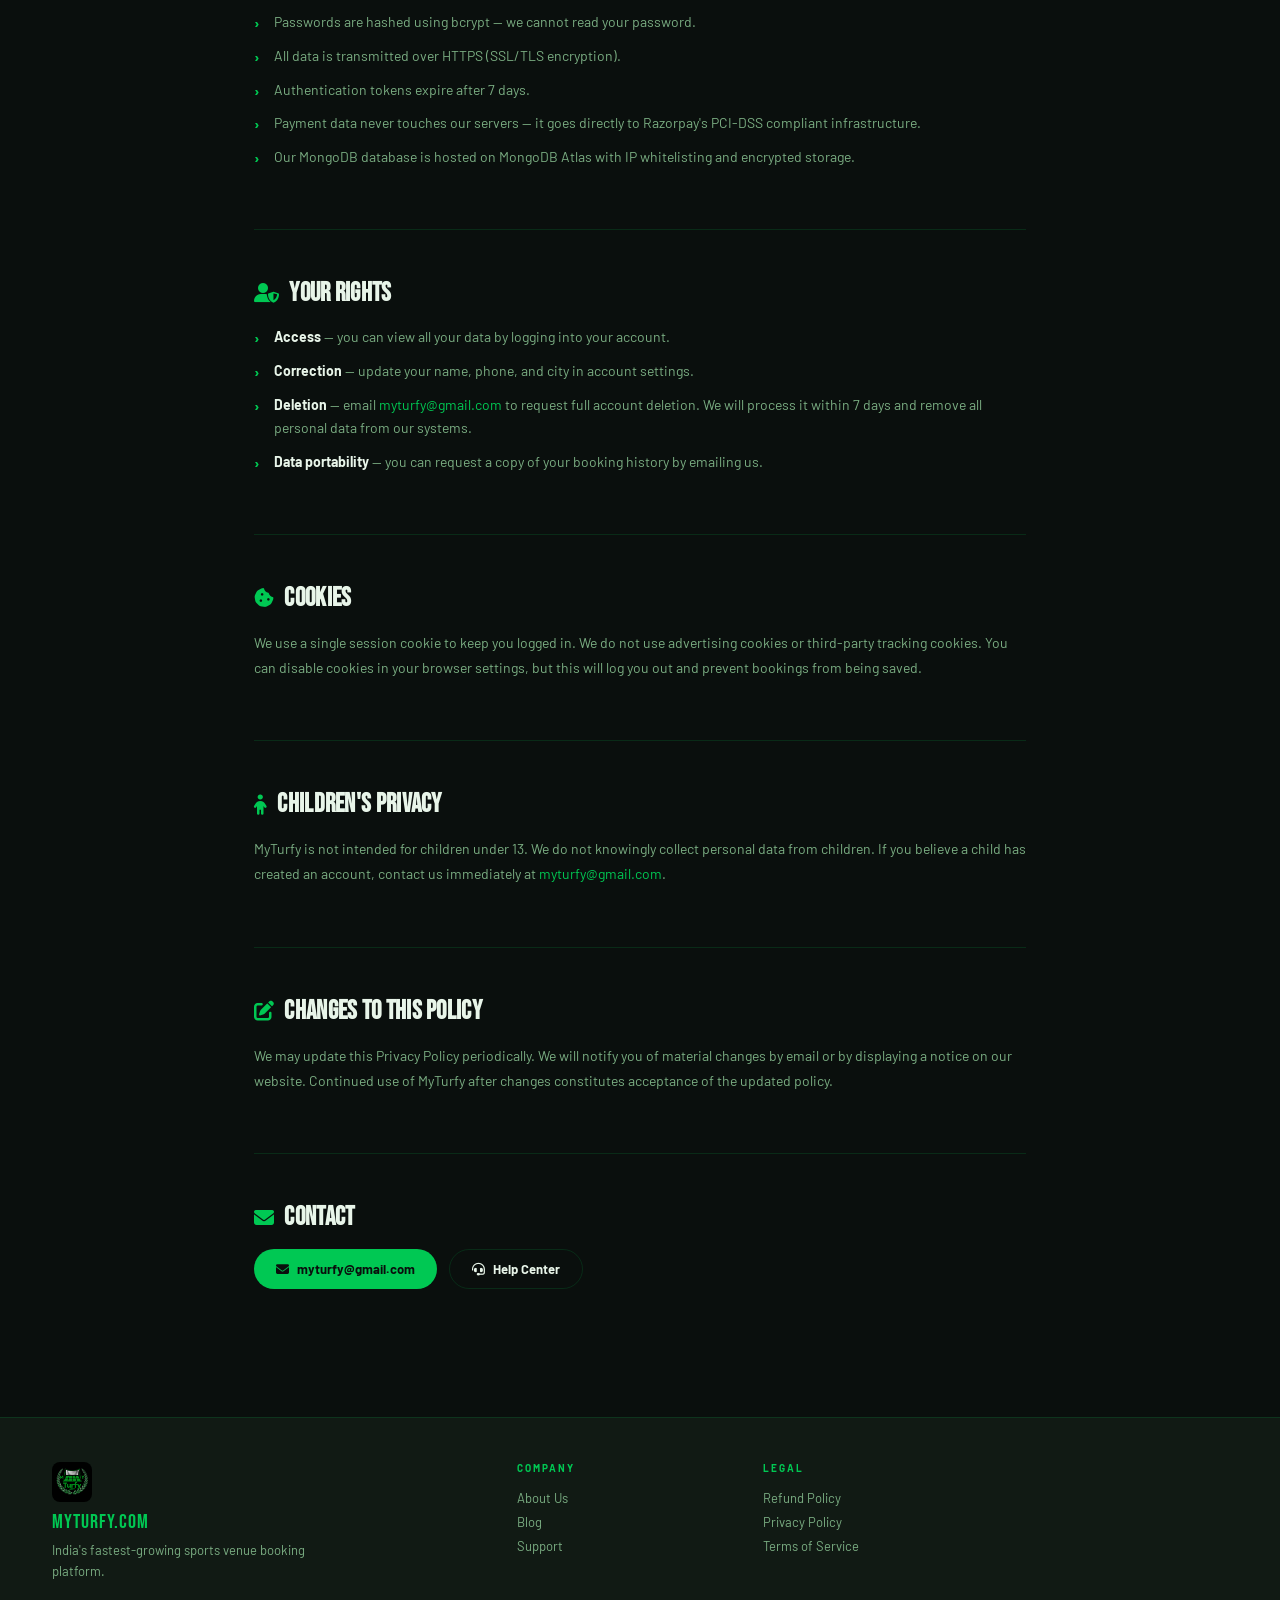
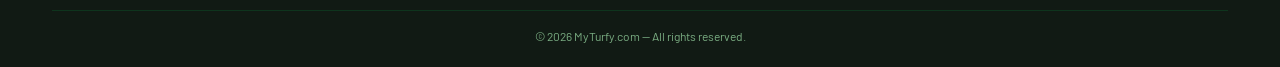
<file: client/privacy-policy.html>
<!DOCTYPE html>
<html lang="en">
<head>
  <meta charset="UTF-8"/>
  <meta name="viewport" content="width=device-width, initial-scale=1.0, viewport-fit=cover"/>
  <title>MyTurfy – Privacy Policy</title>
  <link rel="icon" type="image/png" href="image/Hi.png">
  <link rel="stylesheet" href="css/styles.css"/>
  <link rel="stylesheet" href="css/content-pages.css"/>
  <link rel="stylesheet" href="css/legal.css"/>
  <link href="https://fonts.googleapis.com/css2?family=Bebas+Neue&family=Barlow:wght@400;500;600;700&family=Barlow+Condensed:wght@700;800&display=swap" rel="stylesheet"/>
  <link rel="stylesheet" href="https://cdnjs.cloudflare.com/ajax/libs/font-awesome/6.5.0/css/all.min.css"/>
</head>
<body>

  <nav class="navbar">
    <a href="index.html" class="logo">
      <div class="logo-icon"><img src="image/Hi.png" alt="Turfy Logo"/></div>
      <div class="logo-text"><span class="logo-main">MY Turfy</span><span class="logo-sub">.com</span></div>
    </a>
    <div class="search-bar desktop-search">
      <i class="fas fa-search search-icon"></i>
      <input type="text" id="searchInputDesktop" placeholder="Search venues, sports…"/>
    </div>
    <div class="nav-actions">
      <button class="btn-icon-nav mobile-only" id="mobileSearchToggle"><i class="fas fa-search"></i></button>
      <button class="btn-signin" id="signinBtn"><i class="fas fa-user"></i><span class="signin-label">Sign In</span></button>
      <div class="dropdown profile-dropdown">
        <button class="btn-menu dropdown-trigger" id="menuBtn"><i class="fas fa-bars"></i></button>
        <div class="dropdown-menu profile-menu" id="profileMenu">
          <div class="dropdown-header">Explore MyTurfy</div>
          <a href="about.html"><i class="fas fa-info-circle"></i> About Us</a>
          <a href="support.html"><i class="fas fa-headset"></i> Support</a>
          <a href="blog.html"><i class="fas fa-newspaper"></i> Blog</a>
        </div>
      </div>
    </div>
  </nav>

  <div class="mobile-search-bar" id="mobileSearchBar">
    <div class="search-bar">
      <i class="fas fa-search search-icon"></i>
      <input type="text" id="searchInputMobile" placeholder="Search venues, sports…"/>
      <button class="search-close" id="mobileSearchClose"><i class="fas fa-times"></i></button>
    </div>
  </div>

  <section class="legal-hero">
    <div class="legal-hero-inner">
      <p class="cp-eyebrow">Legal</p>
      <h1>Privacy <span>Policy</span></h1>
      <p class="cp-sub">We respect your privacy. Here is exactly what data we collect, why we collect it, and how we protect it.</p>
      <p class="legal-updated">Last updated: July 2026</p>
    </div>
  </section>

  <div class="legal-body">

    <section class="legal-section">
      <h2><i class="fas fa-building"></i> Who We Are</h2>
      <p>MyTurfy ("we", "us", "our") is a sports venue booking platform operated in India. Our registered support contact is <a href="mailto:myturfy@gmail.com">myturfy@gmail.com</a>. This Privacy Policy explains how we handle personal information collected through our website and services.</p>
    </section>

    <section class="legal-section">
      <h2><i class="fas fa-database"></i> What Data We Collect</h2>
      <div class="legal-table">
        <div class="lt-row lt-head"><span>Data</span><span>Why we collect it</span></div>
        <div class="lt-row"><span>Name, email, phone number</span><span>Account creation, booking confirmation, OTP verification</span></div>
        <div class="lt-row"><span>Google profile (name, email, photo)</span><span>When you use "Sign in with Google" — no password stored</span></div>
        <div class="lt-row"><span>Booking history (dates, times, amounts)</span><span>To process your booking, send confirmations, handle refunds</span></div>
        <div class="lt-row"><span>Payment info</span><span>Processed entirely by Razorpay — we never store card numbers or UPI PINs</span></div>
        <div class="lt-row"><span>Wishlist items</span><span>To save your favourite venues across sessions</span></div>
        <div class="lt-row"><span>Approximate location (city)</span><span>To show relevant nearby venues — never precise GPS unless you explicitly allow it</span></div>
        <div class="lt-row"><span>Device / browser type</span><span>For debugging and improving site performance</span></div>
      </div>
    </section>

    <section class="legal-section">
      <h2><i class="fas fa-share-nodes"></i> Who We Share Your Data With</h2>
      <p>We do not sell your personal data. We share it only with:</p>
      <ul class="legal-list">
        <li><strong>Venue owners</strong> — your name and phone number are shared when you make a booking so they can prepare for your visit.</li>
        <li><strong>Razorpay</strong> — our payment processor. They handle all payment data under their own Privacy Policy.</li>
        <li><strong>Google</strong> — if you use "Sign in with Google", subject to Google's Privacy Policy.</li>
        <li><strong>Email service providers</strong> — to send you booking confirmations and OTP codes.</li>
        <li><strong>Law enforcement</strong> — only when required by applicable Indian law.</li>
      </ul>
    </section>

    <section class="legal-section">
      <h2><i class="fas fa-lock"></i> How We Protect Your Data</h2>
      <ul class="legal-list">
        <li>Passwords are hashed using bcrypt — we cannot read your password.</li>
        <li>All data is transmitted over HTTPS (SSL/TLS encryption).</li>
        <li>Authentication tokens expire after 7 days.</li>
        <li>Payment data never touches our servers — it goes directly to Razorpay's PCI-DSS compliant infrastructure.</li>
        <li>Our MongoDB database is hosted on MongoDB Atlas with IP whitelisting and encrypted storage.</li>
      </ul>
    </section>

    <section class="legal-section">
      <h2><i class="fas fa-user-shield"></i> Your Rights</h2>
      <ul class="legal-list">
        <li><strong>Access</strong> — you can view all your data by logging into your account.</li>
        <li><strong>Correction</strong> — update your name, phone, and city in account settings.</li>
        <li><strong>Deletion</strong> — email <a href="mailto:myturfy@gmail.com">myturfy@gmail.com</a> to request full account deletion. We will process it within 7 days and remove all personal data from our systems.</li>
        <li><strong>Data portability</strong> — you can request a copy of your booking history by emailing us.</li>
      </ul>
    </section>

    <section class="legal-section">
      <h2><i class="fas fa-cookie-bite"></i> Cookies</h2>
      <p>We use a single session cookie to keep you logged in. We do not use advertising cookies or third-party tracking cookies. You can disable cookies in your browser settings, but this will log you out and prevent bookings from being saved.</p>
    </section>

    <section class="legal-section">
      <h2><i class="fas fa-child"></i> Children's Privacy</h2>
      <p>MyTurfy is not intended for children under 13. We do not knowingly collect personal data from children. If you believe a child has created an account, contact us immediately at <a href="mailto:myturfy@gmail.com">myturfy@gmail.com</a>.</p>
    </section>

    <section class="legal-section">
      <h2><i class="fas fa-pen-to-square"></i> Changes to This Policy</h2>
      <p>We may update this Privacy Policy periodically. We will notify you of material changes by email or by displaying a notice on our website. Continued use of MyTurfy after changes constitutes acceptance of the updated policy.</p>
    </section>

    <section class="legal-section">
      <h2><i class="fas fa-envelope"></i> Contact</h2>
      <div class="legal-contact-row">
        <a href="mailto:myturfy@gmail.com" class="legal-contact-btn"><i class="fas fa-envelope"></i> myturfy@gmail.com</a>
        <a href="support.html" class="legal-contact-btn legal-contact-btn-outline"><i class="fas fa-headset"></i> Help Center</a>
      </div>
    </section>

  </div>

  <footer class="footer">
    <div class="footer-content">
      <div class="footer-brand">
        <div class="logo-icon"><img src="image/Hi.png" alt="Turfy Logo"/></div>
        <span>MyTurfy.com</span>
        <p>India's fastest-growing sports venue booking platform.</p>
      </div>
      <div class="footer-links">
        <h4>Company</h4>
        <a href="about.html">About Us</a>
        <a href="blog.html">Blog</a>
        <a href="support.html">Support</a>
      </div>
      <div class="footer-links">
        <h4>Legal</h4>
        <a href="refund-policy.html">Refund Policy</a>
        <a href="privacy-policy.html">Privacy Policy</a>
        <a href="terms.html">Terms of Service</a>
      </div>
    </div>
    <div class="footer-bottom"><p>© 2026 MyTurfy.com — All rights reserved.</p></div>
  </footer>

  <div class="modal-overlay" id="signinModal">
    <div class="modal">
      <button class="modal-close" id="modalClose"><i class="fas fa-times"></i></button>
      <div class="modal-header">
        <div class="modal-logo"><img src="image/Hi.png" alt="Logo" class="modal-logo-img"/> MY Turfy</div>
        <h2>Welcome Back</h2><p>Sign in to continue</p>
      </div>
      <div class="modal-body">
        <div class="input-group"><i class="fas fa-envelope"></i><input type="email" placeholder="Email address" autocomplete="email"/></div>
        <div class="input-group"><i class="fas fa-lock"></i><input type="password" placeholder="Password"/><button class="toggle-pw" id="togglePw"><i class="fas fa-eye"></i></button></div>
        <button class="btn-modal-signin">Sign In <i class="fas fa-arrow-right"></i></button>
        <div class="modal-divider"><span>or continue with</span></div>
        <div id="googleSignInBtn" class="google-btn-wrap"></div>
      </div>
    </div>
  </div>

  <script src="https://accounts.google.com/gsi/client" async defer></script>
  <script src="js/config.js"></script>
  <script src="js/auth.js"></script>
  <script src="js/api.js"></script>
  <script src="js/common.js"></script>
</body>
</html>
</file>
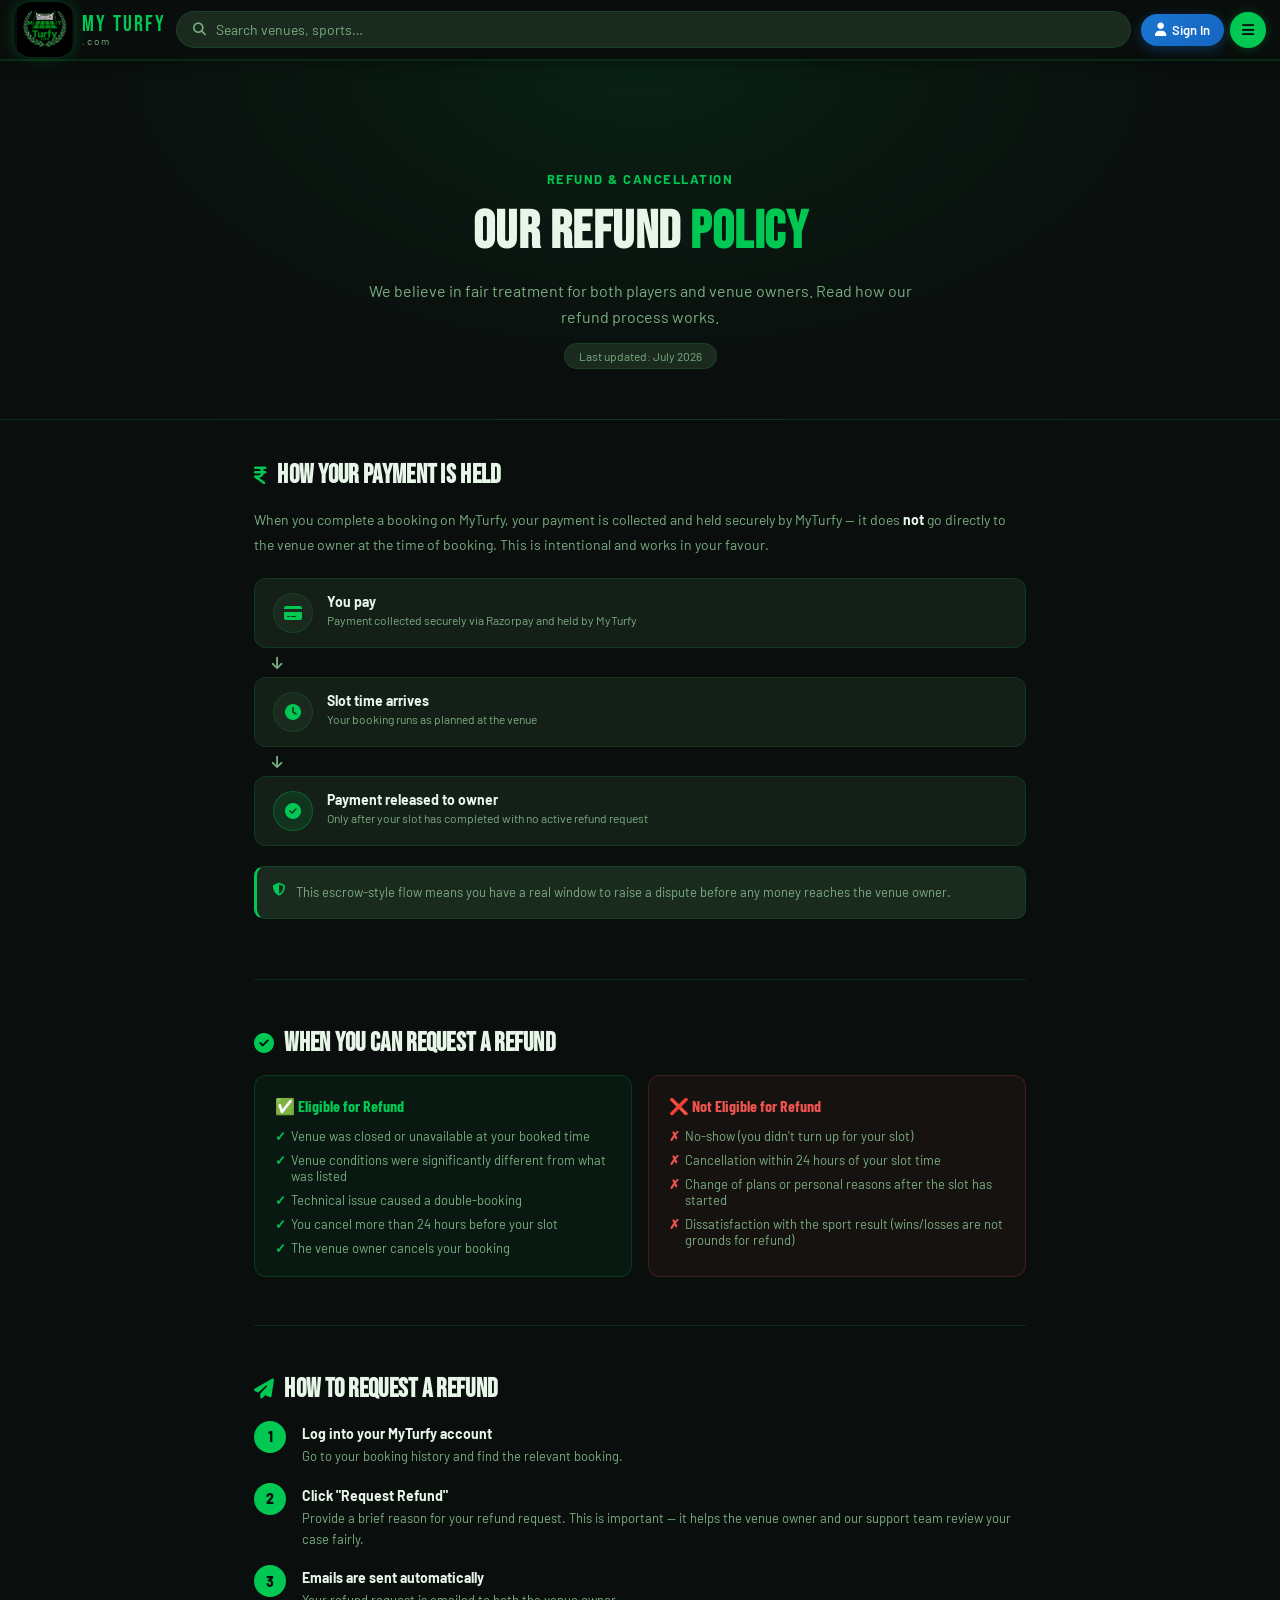
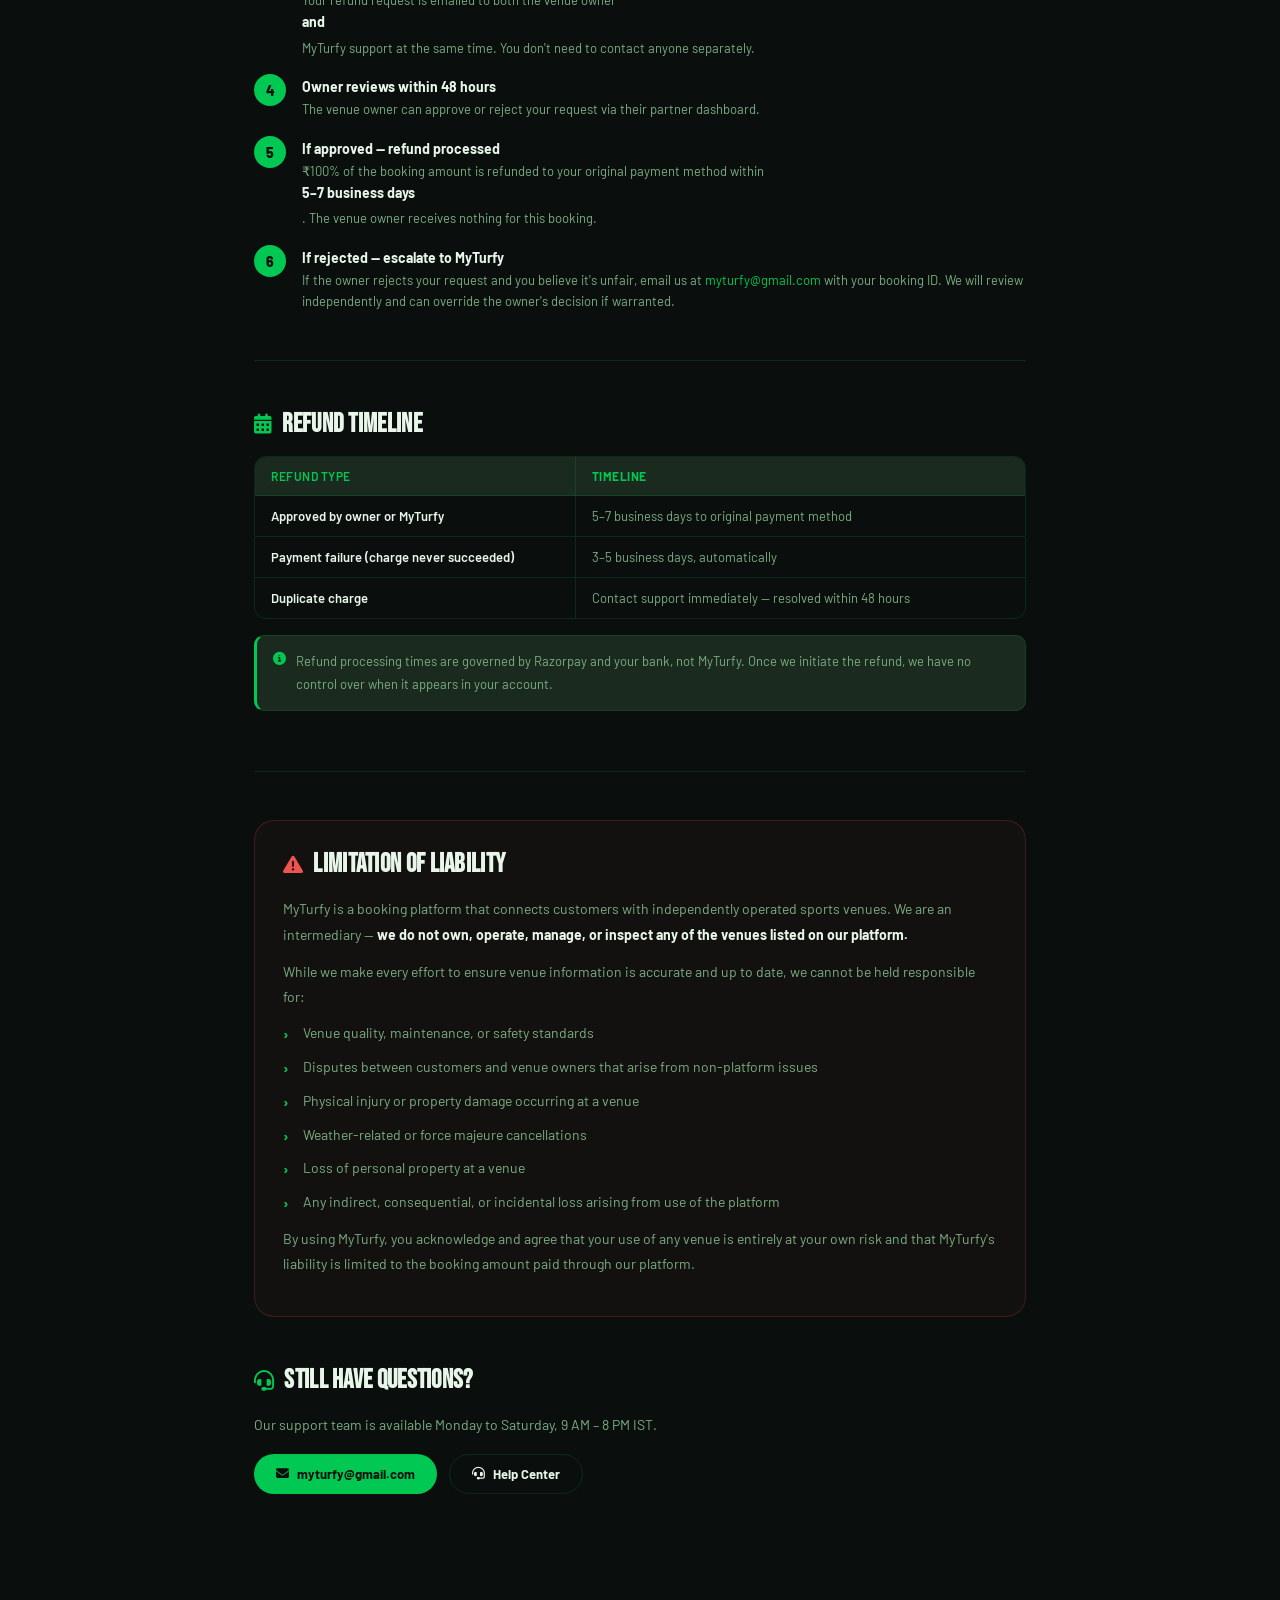
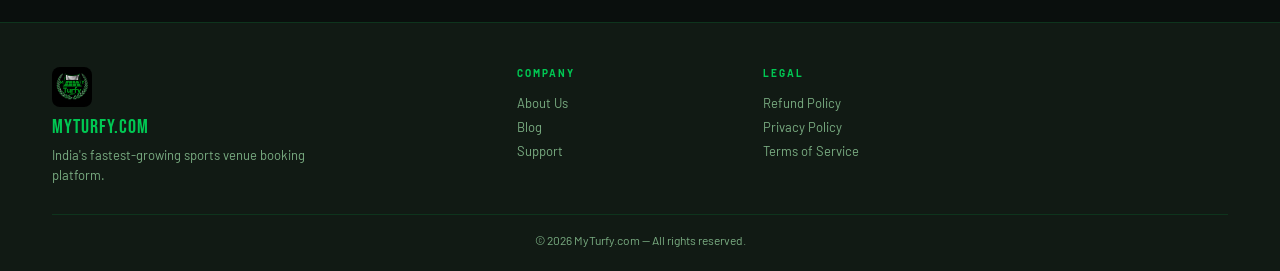
<file: client/refund-policy.html>
<!DOCTYPE html>
<html lang="en">
<head>
  <meta charset="UTF-8"/>
  <meta name="viewport" content="width=device-width, initial-scale=1.0, viewport-fit=cover"/>
  <title>MyTurfy – Refund Policy</title>
  <link rel="icon" type="image/png" href="image/Hi.png">
  <link rel="stylesheet" href="css/styles.css"/>
  <link rel="stylesheet" href="css/content-pages.css"/>
  <link rel="stylesheet" href="css/legal.css"/>
  <link href="https://fonts.googleapis.com/css2?family=Bebas+Neue&family=Barlow:wght@400;500;600;700&family=Barlow+Condensed:wght@700;800&display=swap" rel="stylesheet"/>
  <link rel="stylesheet" href="https://cdnjs.cloudflare.com/ajax/libs/font-awesome/6.5.0/css/all.min.css"/>
</head>
<body>

  <nav class="navbar">
    <a href="index.html" class="logo">
      <div class="logo-icon"><img src="image/Hi.png" alt="Turfy Logo"/></div>
      <div class="logo-text"><span class="logo-main">MY Turfy</span><span class="logo-sub">.com</span></div>
    </a>
    <div class="search-bar desktop-search">
      <i class="fas fa-search search-icon"></i>
      <input type="text" id="searchInputDesktop" placeholder="Search venues, sports…"/>
    </div>
    <div class="nav-actions">
      <button class="btn-icon-nav mobile-only" id="mobileSearchToggle"><i class="fas fa-search"></i></button>
      <button class="btn-signin" id="signinBtn"><i class="fas fa-user"></i><span class="signin-label">Sign In</span></button>
      <div class="dropdown profile-dropdown">
        <button class="btn-menu dropdown-trigger" id="menuBtn"><i class="fas fa-bars"></i></button>
        <div class="dropdown-menu profile-menu" id="profileMenu">
          <div class="dropdown-header">Explore MyTurfy</div>
          <a href="about.html"><i class="fas fa-info-circle"></i> About Us</a>
          <a href="tournament.html"><i class="fas fa-trophy"></i> Tournaments</a>
          <a href="owner-portal.html"><i class="fas fa-handshake"></i> Partner With Us</a>
          <a href="support.html"><i class="fas fa-headset"></i> Support</a>
          <a href="blog.html"><i class="fas fa-newspaper"></i> Blog</a>
        </div>
      </div>
    </div>
  </nav>

  <div class="mobile-search-bar" id="mobileSearchBar">
    <div class="search-bar">
      <i class="fas fa-search search-icon"></i>
      <input type="text" id="searchInputMobile" placeholder="Search venues, sports…"/>
      <button class="search-close" id="mobileSearchClose"><i class="fas fa-times"></i></button>
    </div>
  </div>

  <!-- HERO -->
  <section class="legal-hero">
    <div class="legal-hero-inner">
      <p class="cp-eyebrow">Refund & Cancellation</p>
      <h1>Our Refund <span>Policy</span></h1>
      <p class="cp-sub">We believe in fair treatment for both players and venue owners. Read how our refund process works.</p>
      <p class="legal-updated">Last updated: July 2026</p>
    </div>
  </section>

  <!-- CONTENT -->
  <div class="legal-body">

    <!-- HOW PAYMENTS WORK -->
    <section class="legal-section">
      <h2><i class="fas fa-indian-rupee-sign"></i> How Your Payment is Held</h2>
      <p>When you complete a booking on MyTurfy, your payment is collected and held securely by MyTurfy — it does <strong>not</strong> go directly to the venue owner at the time of booking. This is intentional and works in your favour.</p>
      <div class="legal-flow">
        <div class="legal-flow-step">
          <div class="lf-icon"><i class="fas fa-credit-card"></i></div>
          <div><strong>You pay</strong><span>Payment collected securely via Razorpay and held by MyTurfy</span></div>
        </div>
        <div class="legal-flow-arrow"><i class="fas fa-arrow-down"></i></div>
        <div class="legal-flow-step">
          <div class="lf-icon"><i class="fas fa-clock"></i></div>
          <div><strong>Slot time arrives</strong><span>Your booking runs as planned at the venue</span></div>
        </div>
        <div class="legal-flow-arrow"><i class="fas fa-arrow-down"></i></div>
        <div class="legal-flow-step">
          <div class="lf-icon lf-green"><i class="fas fa-check-circle"></i></div>
          <div><strong>Payment released to owner</strong><span>Only after your slot has completed with no active refund request</span></div>
        </div>
      </div>
      <p class="legal-note"><i class="fas fa-shield-halved"></i> This escrow-style flow means you have a real window to raise a dispute before any money reaches the venue owner.</p>
    </section>

    <!-- REFUND ELIGIBILITY -->
    <section class="legal-section">
      <h2><i class="fas fa-circle-check"></i> When You Can Request a Refund</h2>
      <div class="legal-cards">
        <div class="legal-card legal-card-green">
          <h3>✅ Eligible for Refund</h3>
          <ul>
            <li>Venue was closed or unavailable at your booked time</li>
            <li>Venue conditions were significantly different from what was listed</li>
            <li>Technical issue caused a double-booking</li>
            <li>You cancel more than 24 hours before your slot</li>
            <li>The venue owner cancels your booking</li>
          </ul>
        </div>
        <div class="legal-card legal-card-red">
          <h3>❌ Not Eligible for Refund</h3>
          <ul>
            <li>No-show (you didn't turn up for your slot)</li>
            <li>Cancellation within 24 hours of your slot time</li>
            <li>Change of plans or personal reasons after the slot has started</li>
            <li>Dissatisfaction with the sport result (wins/losses are not grounds for refund)</li>
          </ul>
        </div>
      </div>
    </section>

    <!-- HOW TO REQUEST -->
    <section class="legal-section">
      <h2><i class="fas fa-paper-plane"></i> How to Request a Refund</h2>
      <div class="legal-steps">
        <div class="legal-step">
          <div class="ls-num">1</div>
          <div>
            <strong>Log into your MyTurfy account</strong>
            <p>Go to your booking history and find the relevant booking.</p>
          </div>
        </div>
        <div class="legal-step">
          <div class="ls-num">2</div>
          <div>
            <strong>Click "Request Refund"</strong>
            <p>Provide a brief reason for your refund request. This is important — it helps the venue owner and our support team review your case fairly.</p>
          </div>
        </div>
        <div class="legal-step">
          <div class="ls-num">3</div>
          <div>
            <strong>Emails are sent automatically</strong>
            <p>Your refund request is emailed to both the venue owner <strong>and</strong> MyTurfy support at the same time. You don't need to contact anyone separately.</p>
          </div>
        </div>
        <div class="legal-step">
          <div class="ls-num">4</div>
          <div>
            <strong>Owner reviews within 48 hours</strong>
            <p>The venue owner can approve or reject your request via their partner dashboard.</p>
          </div>
        </div>
        <div class="legal-step">
          <div class="ls-num">5</div>
          <div>
            <strong>If approved — refund processed</strong>
            <p>₹100% of the booking amount is refunded to your original payment method within <strong>5–7 business days</strong>. The venue owner receives nothing for this booking.</p>
          </div>
        </div>
        <div class="legal-step">
          <div class="ls-num">6</div>
          <div>
            <strong>If rejected — escalate to MyTurfy</strong>
            <p>If the owner rejects your request and you believe it's unfair, email us at <a href="mailto:myturfy@gmail.com">myturfy@gmail.com</a> with your booking ID. We will review independently and can override the owner's decision if warranted.</p>
          </div>
        </div>
      </div>
    </section>

    <!-- REFUND TIMELINE -->
    <section class="legal-section">
      <h2><i class="fas fa-calendar-days"></i> Refund Timeline</h2>
      <div class="legal-table">
        <div class="lt-row lt-head">
          <span>Refund Type</span><span>Timeline</span>
        </div>
        <div class="lt-row">
          <span>Approved by owner or MyTurfy</span><span>5–7 business days to original payment method</span>
        </div>
        <div class="lt-row">
          <span>Payment failure (charge never succeeded)</span><span>3–5 business days, automatically</span>
        </div>
        <div class="lt-row">
          <span>Duplicate charge</span><span>Contact support immediately — resolved within 48 hours</span>
        </div>
      </div>
      <p class="legal-note"><i class="fas fa-info-circle"></i> Refund processing times are governed by Razorpay and your bank, not MyTurfy. Once we initiate the refund, we have no control over when it appears in your account.</p>
    </section>

    <!-- LIMITATION OF LIABILITY -->
    <section class="legal-section legal-section-warning">
      <h2><i class="fas fa-triangle-exclamation"></i> Limitation of Liability</h2>
      <p>MyTurfy is a booking platform that connects customers with independently operated sports venues. We are an intermediary — <strong>we do not own, operate, manage, or inspect any of the venues listed on our platform.</strong></p>
      <p>While we make every effort to ensure venue information is accurate and up to date, we cannot be held responsible for:</p>
      <ul class="legal-list">
        <li>Venue quality, maintenance, or safety standards</li>
        <li>Disputes between customers and venue owners that arise from non-platform issues</li>
        <li>Physical injury or property damage occurring at a venue</li>
        <li>Weather-related or force majeure cancellations</li>
        <li>Loss of personal property at a venue</li>
        <li>Any indirect, consequential, or incidental loss arising from use of the platform</li>
      </ul>
      <p>By using MyTurfy, you acknowledge and agree that your use of any venue is entirely at your own risk and that MyTurfy's liability is limited to the booking amount paid through our platform.</p>
    </section>

    <!-- CONTACT -->
    <section class="legal-section">
      <h2><i class="fas fa-headset"></i> Still have questions?</h2>
      <p>Our support team is available Monday to Saturday, 9 AM – 8 PM IST.</p>
      <div class="legal-contact-row">
        <a href="mailto:myturfy@gmail.com" class="legal-contact-btn"><i class="fas fa-envelope"></i> myturfy@gmail.com</a>
        <a href="support.html" class="legal-contact-btn legal-contact-btn-outline"><i class="fas fa-headset"></i> Help Center</a>
      </div>
    </section>

  </div>

  <!-- FOOTER -->
  <footer class="footer">
    <div class="footer-content">
      <div class="footer-brand">
        <div class="logo-icon"><img src="image/Hi.png" alt="Turfy Logo"/></div>
        <span>MyTurfy.com</span>
        <p>India's fastest-growing sports venue booking platform.</p>
      </div>
      <div class="footer-links">
        <h4>Company</h4>
        <a href="about.html">About Us</a>
        <a href="blog.html">Blog</a>
        <a href="support.html">Support</a>
      </div>
      <div class="footer-links">
        <h4>Legal</h4>
        <a href="refund-policy.html">Refund Policy</a>
        <a href="privacy-policy.html">Privacy Policy</a>
        <a href="terms.html">Terms of Service</a>
      </div>
    </div>
    <div class="footer-bottom"><p>© 2026 MyTurfy.com — All rights reserved.</p></div>
  </footer>

  <div class="modal-overlay" id="signinModal">
    <div class="modal">
      <button class="modal-close" id="modalClose"><i class="fas fa-times"></i></button>
      <div class="modal-header">
        <div class="modal-logo"><img src="image/Hi.png" alt="Logo" class="modal-logo-img"/> MY Turfy</div>
        <h2>Welcome Back</h2><p>Sign in to continue</p>
      </div>
      <div class="modal-body">
        <div class="input-group"><i class="fas fa-envelope"></i><input type="email" placeholder="Email address" autocomplete="email"/></div>
        <div class="input-group"><i class="fas fa-lock"></i><input type="password" placeholder="Password"/><button class="toggle-pw" id="togglePw"><i class="fas fa-eye"></i></button></div>
        <button class="btn-modal-signin">Sign In <i class="fas fa-arrow-right"></i></button>
        <div class="modal-divider"><span>or continue with</span></div>
        <div id="googleSignInBtn" class="google-btn-wrap"></div>
      </div>
    </div>
  </div>

  <script src="https://accounts.google.com/gsi/client" async defer></script>
  <script src="js/config.js"></script>
  <script src="js/auth.js"></script>
  <script src="js/api.js"></script>
  <script src="js/common.js"></script>
</body>
</html>
</file>
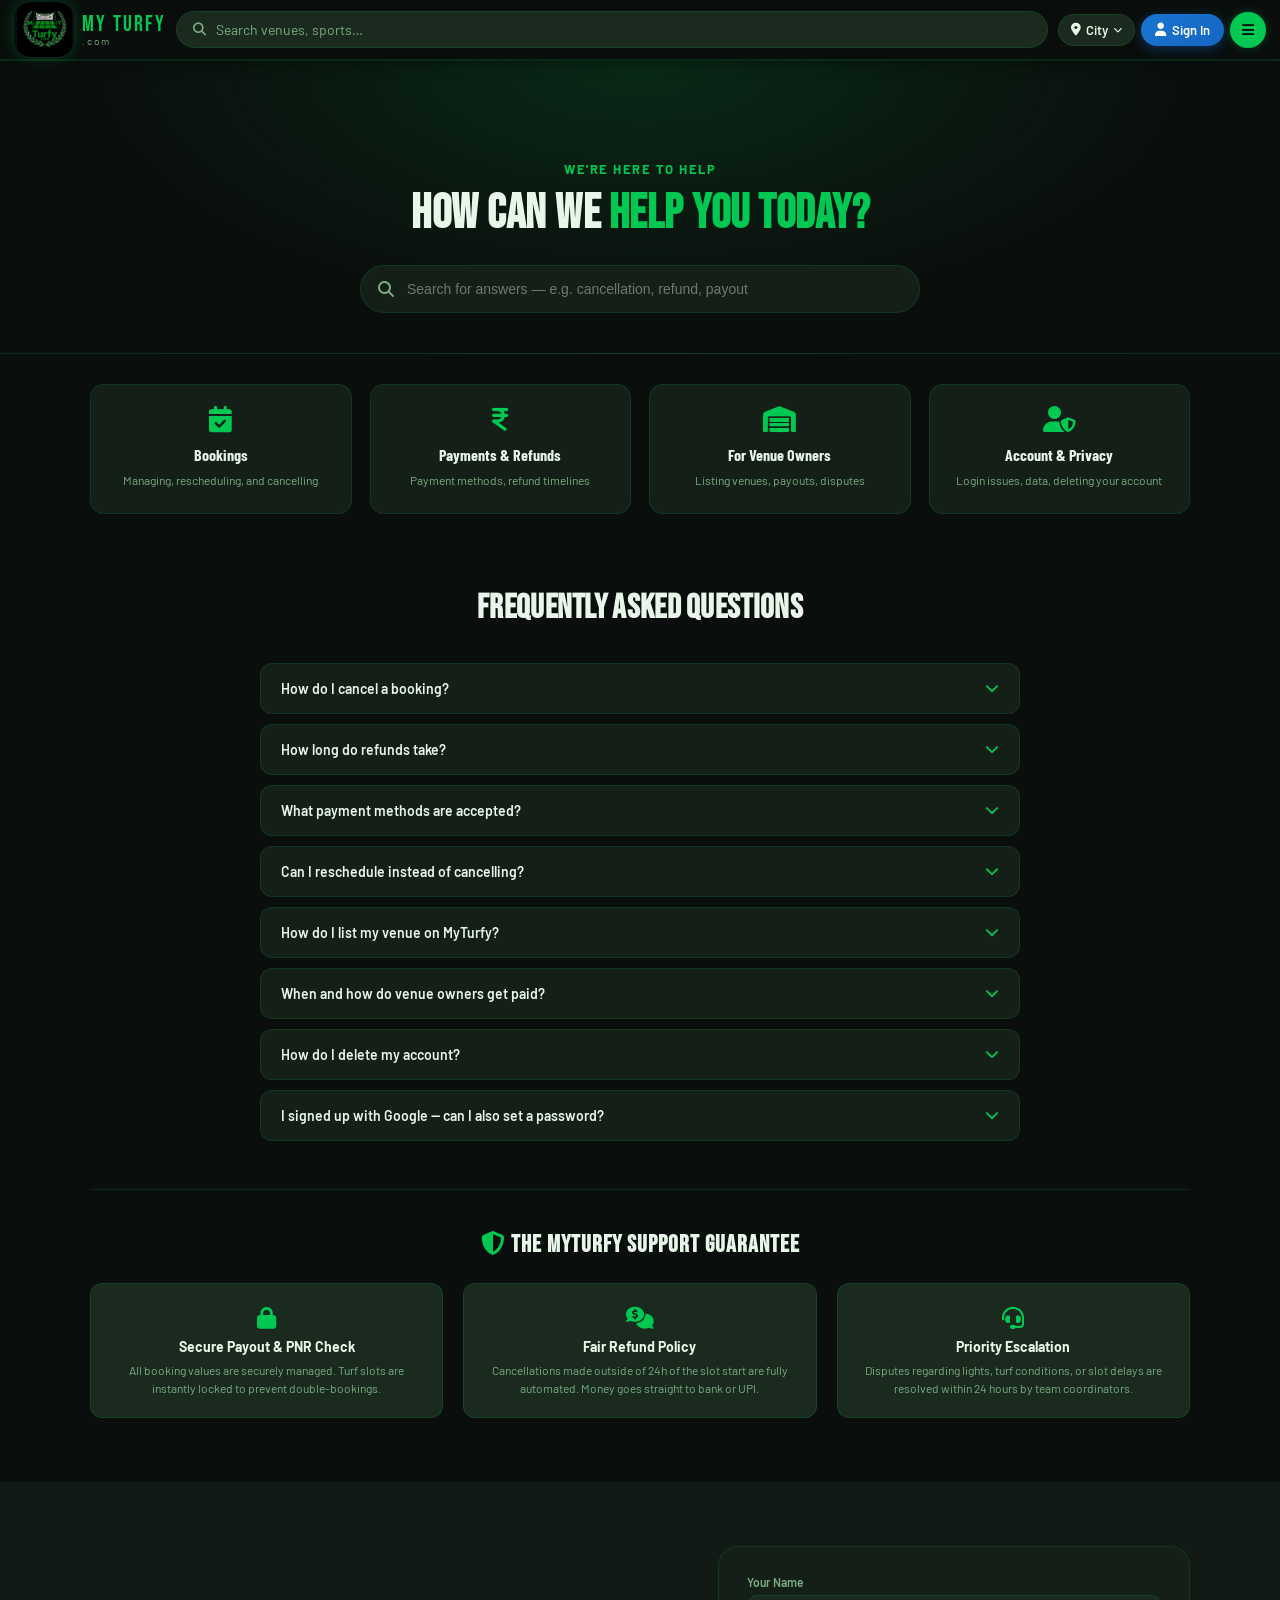
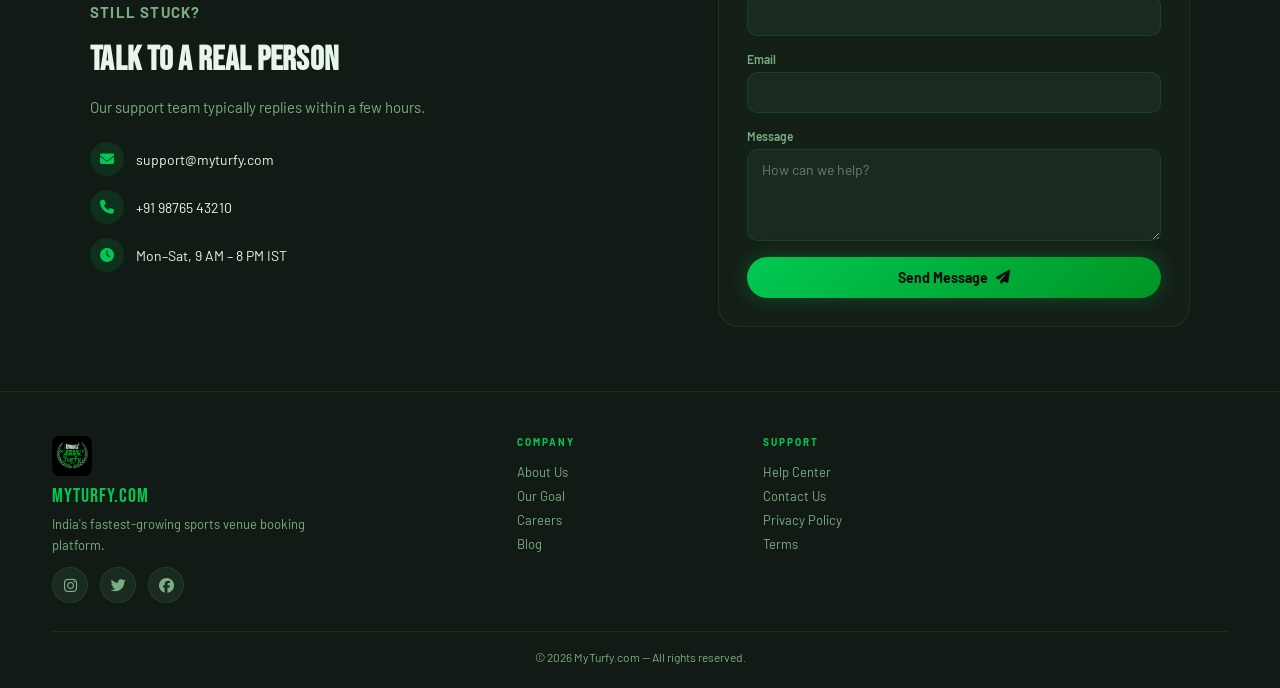
<file: client/support.html>
<!DOCTYPE html>
<html lang="en">
<head>
  <meta charset="UTF-8"/>
  <meta name="viewport" content="width=device-width, initial-scale=1.0, viewport-fit=cover"/>
  <title>MyTurfy – Support</title>
  <link rel="icon" type="image/png" href="image/Hi.png">
  <link rel="stylesheet" href="css/styles.css"/>
  <link rel="stylesheet" href="css/content-pages.css"/>
  <link href="https://fonts.googleapis.com/css2?family=Bebas+Neue&family=Barlow:wght@400;500;600;700&family=Barlow+Condensed:wght@700;800&display=swap" rel="stylesheet"/>
  <link rel="stylesheet" href="https://cdnjs.cloudflare.com/ajax/libs/font-awesome/6.5.0/css/all.min.css"/>
</head>
<body>

  <!-- ══════════ NAVBAR ══════════ -->
  <nav class="navbar">
    <a href="index.html" class="logo">
      <div class="logo-icon"><img src="image/Hi.png" alt="Turfy Logo"/></div>
      <div class="logo-text"><span class="logo-main">MY Turfy</span><span class="logo-sub">.com</span></div>
    </a>
    <div class="search-bar desktop-search">
      <i class="fas fa-search search-icon"></i>
      <input type="text" id="searchInputDesktop" placeholder="Search venues, sports…"/>
    </div>
    <div class="nav-actions">
      <button class="btn-icon-nav mobile-only" id="mobileSearchToggle" aria-label="Search"><i class="fas fa-search"></i></button>
      <div class="dropdown city-dropdown">
        <button class="btn-city dropdown-trigger" id="cityBtn"><i class="fas fa-map-marker-alt"></i><span class="city-label">City</span><i class="fas fa-chevron-down chevron"></i></button>
        <div class="dropdown-menu city-menu" id="cityMenu">
          <div class="dropdown-header">Select Your City</div>
          <a href="#" data-city="Mumbai"><i class="fas fa-city"></i> Mumbai</a>
          <a href="#" data-city="Delhi"><i class="fas fa-city"></i> Delhi</a>
          <a href="#" data-city="Surat"><i class="fa-solid fa-location-dot"></i> Surat</a>
        </div>
      </div>
      <button class="btn-signin" id="signinBtn"><i class="fas fa-user"></i><span class="signin-label">Sign In</span></button>
      <div class="dropdown profile-dropdown">
        <button class="btn-menu dropdown-trigger" id="menuBtn" aria-label="Menu"><i class="fas fa-bars"></i></button>
        <div class="dropdown-menu profile-menu" id="profileMenu">
          <div class="dropdown-header">Explore MyTurfy</div>
          <a href="about.html"><i class="fas fa-info-circle"></i> About Us</a>
          <a href="about.html"><i class="fas fa-bullseye"></i> Our Goal</a>
          <a href="tournaments.html"><i class="fas fa-trophy"></i> Tournaments</a>
          <a href="owner-portal.html"><i class="fas fa-handshake"></i> Partner With Us</a>
          <a href="support.html"><i class="fas fa-headset"></i> Support</a>
          <a href="blog.html"><i class="fas fa-newspaper"></i> Blog</a>
        </div>
      </div>
    </div>
  </nav>

  <div class="mobile-search-bar" id="mobileSearchBar">
    <div class="search-bar">
      <i class="fas fa-search search-icon"></i>
      <input type="text" id="searchInputMobile" placeholder="Search venues, sports…"/>
      <button class="search-close" id="mobileSearchClose"><i class="fas fa-times"></i></button>
    </div>
  </div>

  <!-- ══════════ HERO ══════════ -->
  <section class="cp-hero cp-hero-sm">
    <div class="cp-hero-inner">
      <p class="cp-eyebrow">We're here to help</p>
      <h1>How can we <span>help you today?</span></h1>
      <div class="support-search">
        <i class="fas fa-search"></i>
        <input type="text" id="faqSearchInput" placeholder="Search for answers — e.g. cancellation, refund, payout"/>
      </div>
    </div>
  </section>

  <!-- ══════════ QUICK LINKS ══════════ -->
  <section class="cp-section" style="padding-top:30px;padding-bottom:10px">
    <div class="cp-container">
      <div class="support-quick-grid">
        <div class="support-quick-card">
          <i class="fas fa-calendar-check"></i>
          <h3>Bookings</h3>
          <p>Managing, rescheduling, and cancelling</p>
        </div>
        <div class="support-quick-card">
          <i class="fas fa-indian-rupee-sign"></i>
          <h3>Payments &amp; Refunds</h3>
          <p>Payment methods, refund timelines</p>
        </div>
        <div class="support-quick-card">
          <i class="fas fa-warehouse"></i>
          <h3>For Venue Owners</h3>
          <p>Listing venues, payouts, disputes</p>
        </div>
        <div class="support-quick-card">
          <i class="fas fa-user-shield"></i>
          <h3>Account &amp; Privacy</h3>
          <p>Login issues, data, deleting your account</p>
        </div>
      </div>
    </div>
  </section>

  <!-- ══════════ FAQ ══════════ -->
  <section class="cp-section">
    <div class="cp-container">
      <h2 class="cp-center">Frequently Asked Questions</h2>
      <div class="faq-list" id="faqList">

        <div class="faq-item" data-q="cancel cancellation booking refund">
          <button class="faq-q">
            <span>How do I cancel a booking?</span>
            <i class="fas fa-chevron-down"></i>
          </button>
          <div class="faq-a">
            <p>Go to your account's booking history, find the upcoming booking, and select Cancel. Cancellations made more than 24 hours before your slot are eligible for a full refund; cancellations within 24 hours are handled case-by-case with the venue owner.</p>
          </div>
        </div>

        <div class="faq-item" data-q="refund payment money back time">
          <button class="faq-q">
            <span>How long do refunds take?</span>
            <i class="fas fa-chevron-down"></i>
          </button>
          <div class="faq-a">
            <p>Refunds are processed back to your original payment method within 5–7 business days, depending on your bank.</p>
          </div>
        </div>

        <div class="faq-item" data-q="payment method pay card upi">
          <button class="faq-q">
            <span>What payment methods are accepted?</span>
            <i class="fas fa-chevron-down"></i>
          </button>
          <div class="faq-a">
            <p>MyTurfy accepts UPI, all major debit/credit cards, and net banking through Razorpay's secure checkout.</p>
          </div>
        </div>

        <div class="faq-item" data-q="reschedule change time slot date">
          <button class="faq-q">
            <span>Can I reschedule instead of cancelling?</span>
            <i class="fas fa-chevron-down"></i>
          </button>
          <div class="faq-a">
            <p>Not yet as a one-click option — for now, cancel your existing slot (see refund terms above) and book your new preferred time separately. Direct rescheduling is on our roadmap.</p>
          </div>
        </div>

        <div class="faq-item" data-q="owner list venue payout earnings commission">
          <button class="faq-q">
            <span>How do I list my venue on MyTurfy?</span>
            <i class="fas fa-chevron-down"></i>
          </button>
          <div class="faq-a">
            <p>Head to the <a href="owner-portal.html">Partner Portal</a>, create a free owner account, and add your venue's details, photos, pricing, and available slots. Most venues go live within minutes.</p>
          </div>
        </div>

        <div class="faq-item" data-q="owner payout commission money earnings bank">
          <button class="faq-q">
            <span>When and how do venue owners get paid?</span>
            <i class="fas fa-chevron-down"></i>
          </button>
          <div class="faq-a">
            <p>MyTurfy takes a 10% platform commission per booking; the rest is paid out to your linked bank account or UPI on a rolling basis, visible anytime in your Earnings tab.</p>
          </div>
        </div>

        <div class="faq-item" data-q="account delete privacy data password">
          <button class="faq-q">
            <span>How do I delete my account?</span>
            <i class="fas fa-chevron-down"></i>
          </button>
          <div class="faq-a">
            <p>Email us at support@myturfy.com from your registered email address with a deletion request, and we'll process it within 7 days along with all associated personal data.</p>
          </div>
        </div>

        <div class="faq-item" data-q="google sign in login password forgot">
          <button class="faq-q">
            <span>I signed up with Google — can I also set a password?</span>
            <i class="fas fa-chevron-down"></i>
          </button>
          <div class="faq-a">
            <p>Not yet — Google accounts currently sign in with Google every time. Password-based login for Google accounts is coming soon.</p>
          </div>
        </div>

      </div>
      <p class="faq-empty" id="faqEmpty" style="display:none">No matching questions — try a different search, or contact us below.</p>
    </div>
  </section>

  <!-- ══════════ CONTACT ══════════ -->
  <section class="cp-section cp-alt" id="contact">
    <div class="cp-container cp-two-col">
      <div>
        <p class="cp-kicker">Still stuck?</p>
        <h2>Talk to a real person</h2>
        <p>Our support team typically replies within a few hours.</p>
        <div class="contact-info-list">
          <div class="contact-info-item"><i class="fas fa-envelope"></i><span>support@myturfy.com</span></div>
          <div class="contact-info-item"><i class="fas fa-phone"></i><span>+91 98765 43210</span></div>
          <div class="contact-info-item"><i class="fas fa-clock"></i><span>Mon–Sat, 9 AM – 8 PM IST</span></div>
        </div>
      </div>
      <form class="contact-form" id="contactForm">
        <div class="field"><label>Your Name</label><input type="text" required/></div>
        <div class="field"><label>Email</label><input type="email" required/></div>
        <div class="field"><label>Message</label><textarea rows="4" required placeholder="How can we help?"></textarea></div>
        <button type="submit" class="btn-explore" style="width:100%;justify-content:center">Send Message <i class="fas fa-paper-plane"></i></button>
      </form>
    </div>
  </section>

  <!-- ══════════ SIGN IN MODAL ══════════ -->
  <div class="modal-overlay" id="signinModal">
    <div class="modal">
      <button class="modal-close" id="modalClose"><i class="fas fa-times"></i></button>
      <div class="modal-header">
        <div class="modal-logo"><img src="image/Hi.png" alt="Logo" class="modal-logo-img"/> MY Turfy</div>
        <h2>Welcome Back</h2>
        <p>Sign in to continue</p>
      </div>
      <div class="modal-body">
        <div class="input-group"><i class="fas fa-envelope"></i><input type="email" placeholder="Email address" autocomplete="email"/></div>
        <div class="input-group">
          <i class="fas fa-lock"></i><input type="password" placeholder="Password" autocomplete="current-password"/>
          <button class="toggle-pw" id="togglePw"><i class="fas fa-eye"></i></button>
        </div>
        <a href="#" class="forgot-link">Forgot password?</a>
        <button class="btn-modal-signin">Sign In <i class="fas fa-arrow-right"></i></button>
        <div class="modal-divider"><span>or continue with</span></div>
        <div id="googleSignInBtn" class="google-btn-wrap"></div>
        <div class="social-btns"><button class="btn-social"><i class="fab fa-facebook"></i> Facebook</button></div>
        <p class="modal-footer-text">Don't have an account? <a href="#">Register Free</a></p>
      </div>
    </div>
  </div>

  <!-- ══════════ FOOTER ══════════ -->
  <footer class="footer">
    <div class="footer-content">
      <div class="footer-brand">
        <div class="logo-icon"><img src="image/Hi.png" alt="Turfy Logo"/></div>
        <span>MyTurfy.com</span>
        <p>India's fastest-growing sports venue booking platform.</p>
        <div style="display:flex;gap:12px;margin-top:12px">
          <a href="#" data-soon="Instagram" class="footer-social"><i class="fab fa-instagram"></i></a>
          <a href="#" data-soon="Twitter" class="footer-social"><i class="fab fa-twitter"></i></a>
          <a href="#" data-soon="Facebook" class="footer-social"><i class="fab fa-facebook"></i></a>
        </div>
      </div>
      <div class="footer-links">
        <h4>Company</h4>
        <a href="about.html">About Us</a>
        <a href="about.html">Our Goal</a>
        <a href="#" data-soon="Careers">Careers</a>
        <a href="blog.html">Blog</a>
      </div>
      <div class="footer-links">
        <h4>Support</h4>
        <a href="support.html">Help Center</a>
        <a href="support.html#contact">Contact Us</a>
        <a href="#" data-soon="Privacy Policy">Privacy Policy</a>
        <a href="#" data-soon="Terms">Terms</a>
      </div>
    </div>
    <div class="footer-bottom"><p>© 2026 MyTurfy.com — All rights reserved.</p></div>
  </footer>

  <!-- COMING SOON OVERLAY -->
  <div id="comingSoonOverlay" style="display:none;position:fixed;inset:0;background:rgba(0,0,0,.7);z-index:9999;align-items:center;justify-content:center;backdrop-filter:blur(6px)">
    <div style="background:var(--card-bg);border:1px solid var(--green);border-radius:20px;padding:36px 40px;text-align:center;max-width:320px;animation:scaleIn .25s ease">
      <div style="font-size:40px;margin-bottom:12px">🚀</div>
      <h3 style="font-family:'Bebas Neue',sans-serif;font-size:26px;color:var(--green);margin:0 0 8px" id="comingSoonTitle">Coming Soon</h3>
      <p style="color:var(--muted);font-size:13px;margin:0 0 20px" id="comingSoonMsg">We're working hard on this feature. Stay tuned!</p>
      <button onclick="document.getElementById('comingSoonOverlay').style.display='none'" style="padding:10px 28px;background:var(--green);color:var(--dark);border:none;border-radius:50px;font-weight:700;cursor:pointer;font-size:14px">Got it!</button>
    </div>
  </div>

  <script src="https://accounts.google.com/gsi/client" async defer></script>
  <script src="js/config.js"></script>
  <script src="js/auth.js"></script>
  <script src="js/api.js"></script>
  <script src="js/common.js"></script>
  <script src="js/content-pages.js"></script>
  <script>
    // FAQ live search
    const faqSearch = document.getElementById('faqSearchInput');
    faqSearch?.addEventListener('input', () => {
      const q = faqSearch.value.toLowerCase().trim();
      let visibleCount = 0;
      document.querySelectorAll('.faq-item').forEach(item => {
        const match = !q || item.dataset.q.includes(q) || item.querySelector('.faq-q span').textContent.toLowerCase().includes(q);
        item.style.display = match ? '' : 'none';
        if (match) visibleCount++;
      });
      document.getElementById('faqEmpty').style.display = visibleCount ? 'none' : 'block';
    });

    // Contact form — no backend endpoint yet, just a friendly confirmation
    document.getElementById('contactForm')?.addEventListener('submit', e => {
      e.preventDefault();
      window.mtToast?.('✅ Message sent — we\'ll get back to you soon!');
      e.target.reset();
    });
  </script>
</body>
</html>
</file>
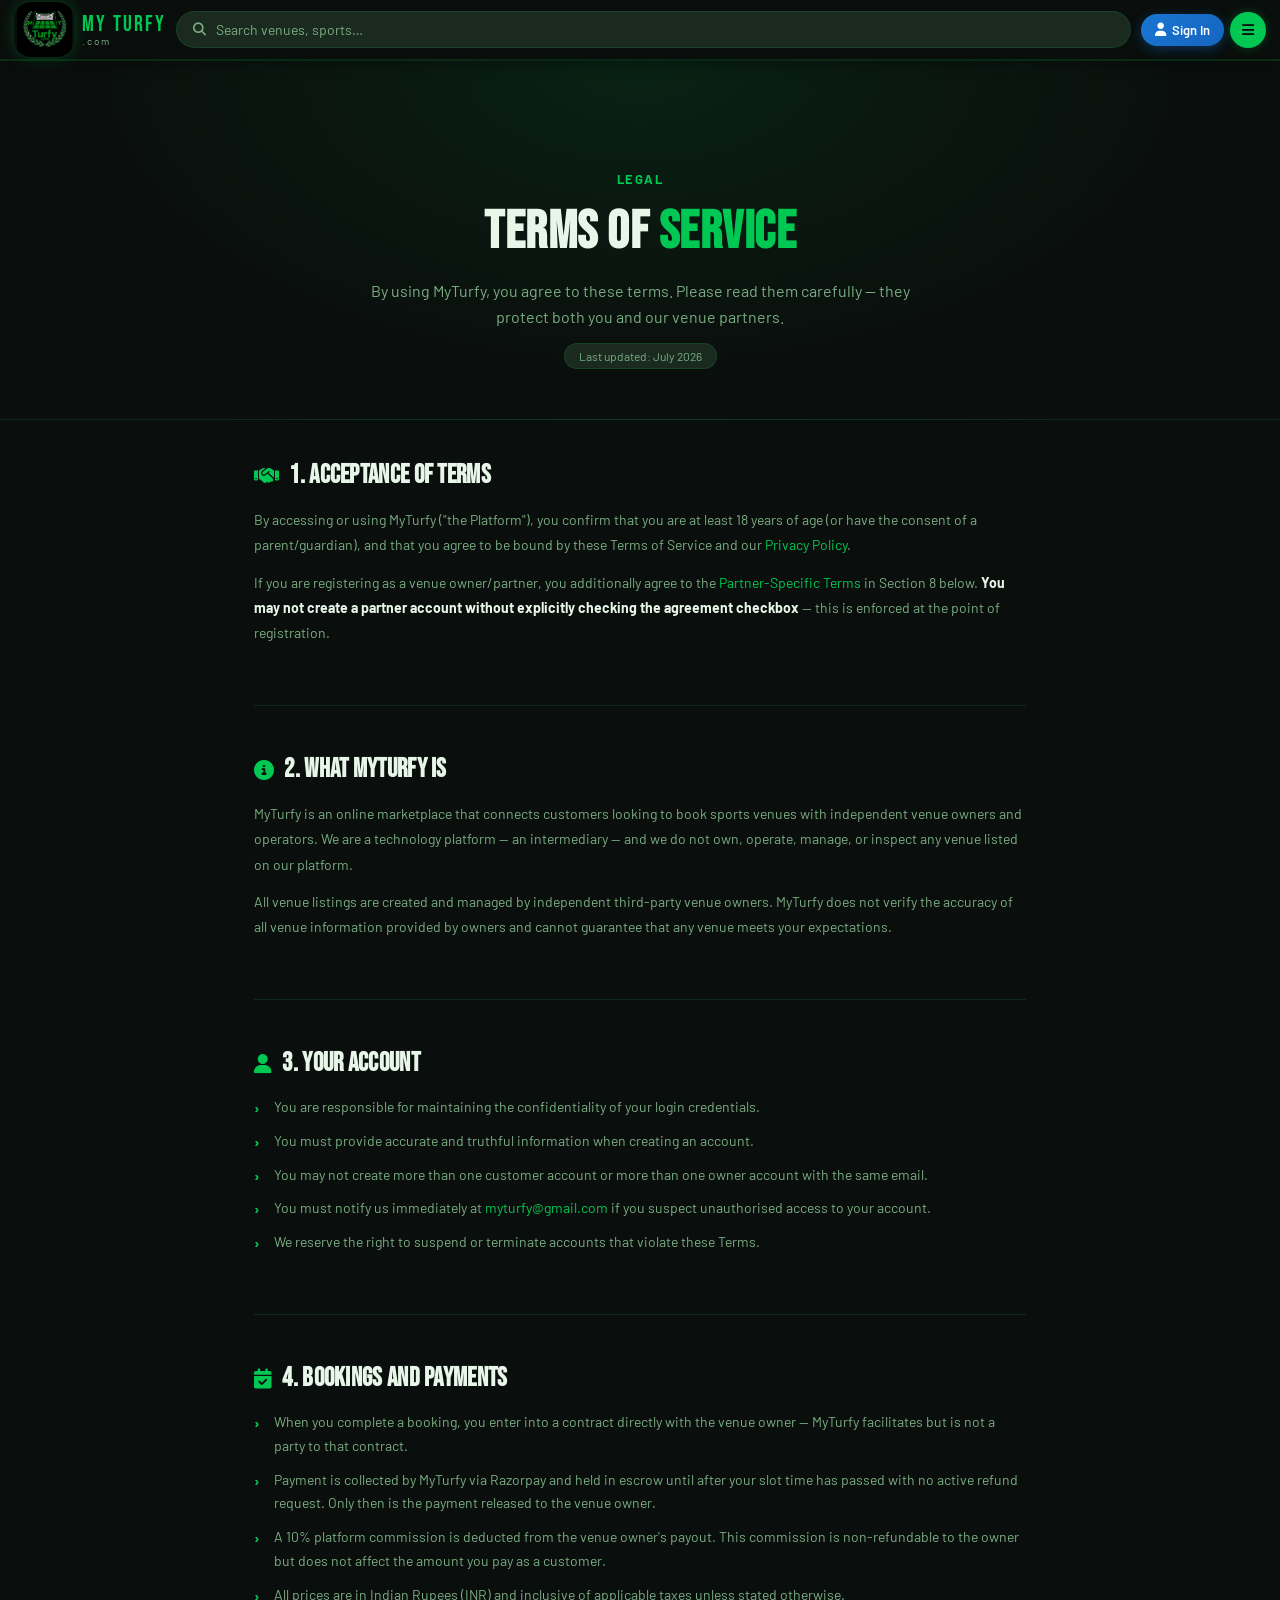
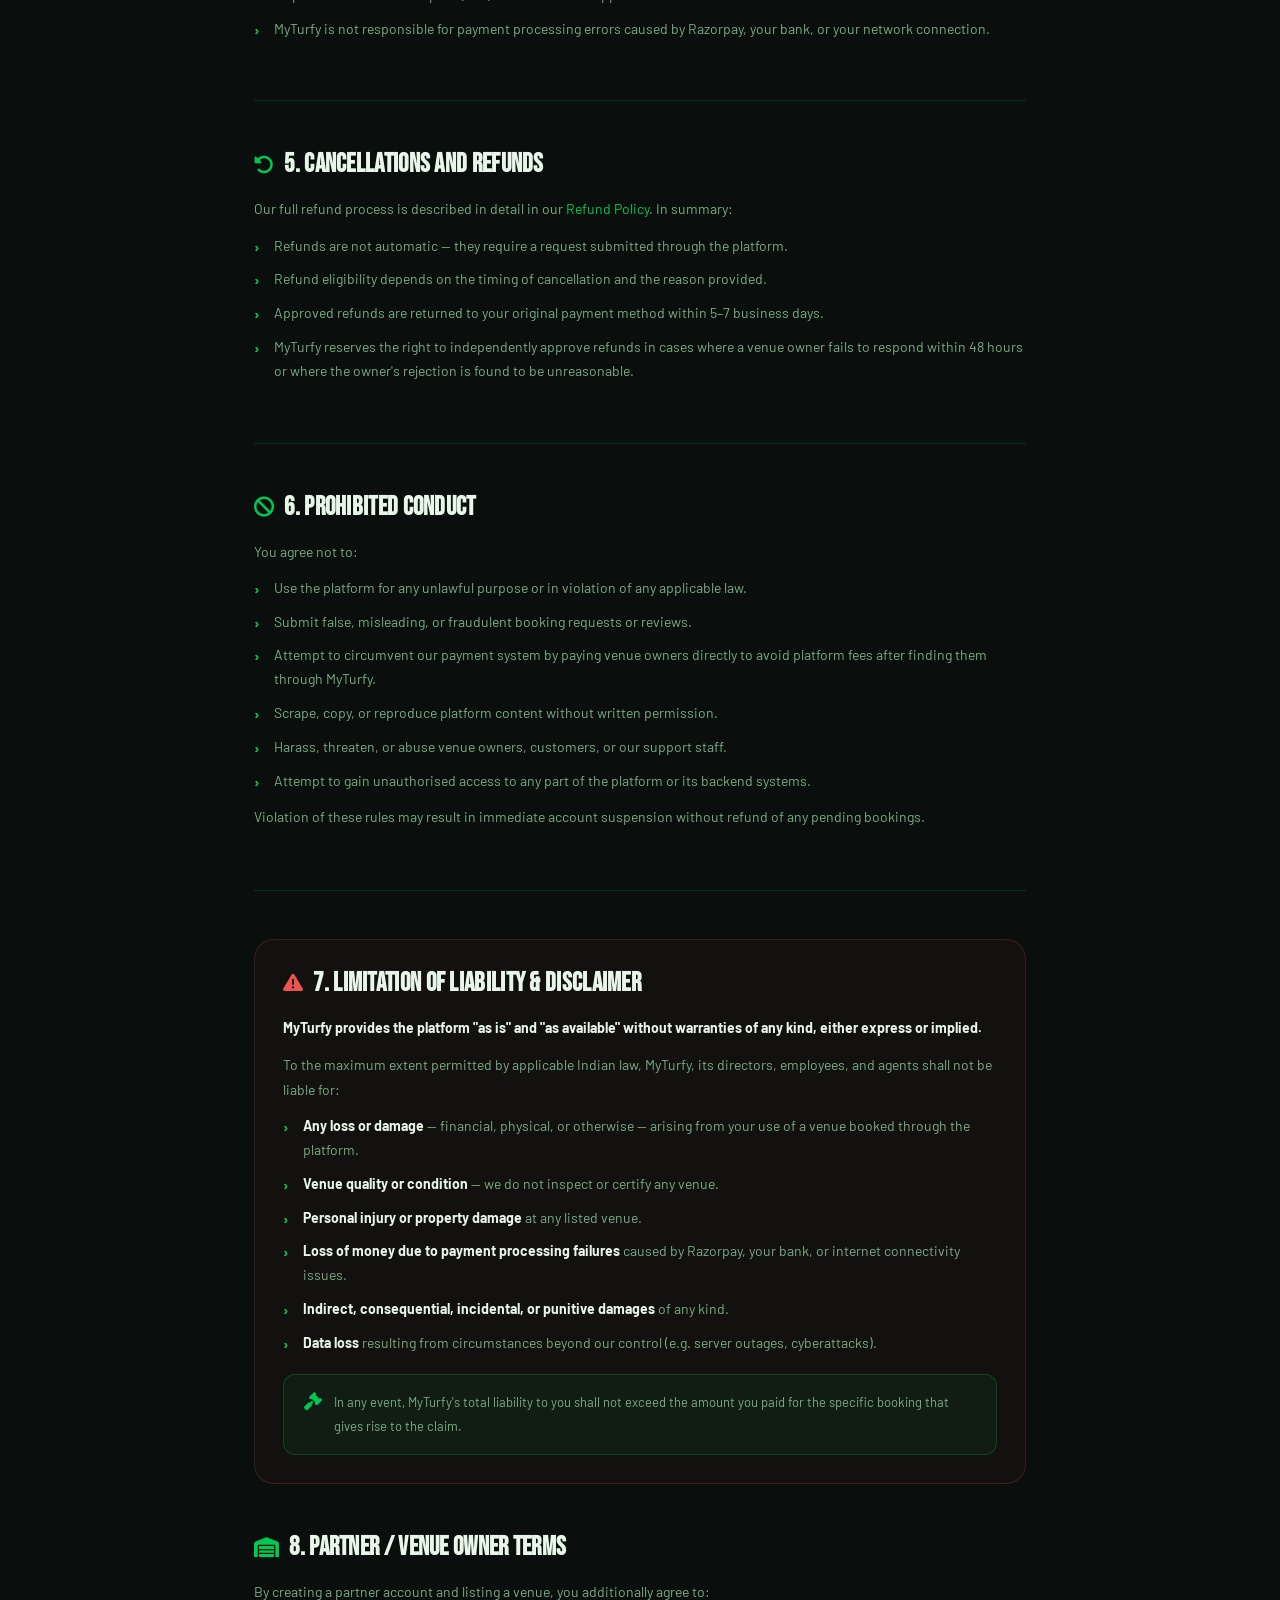
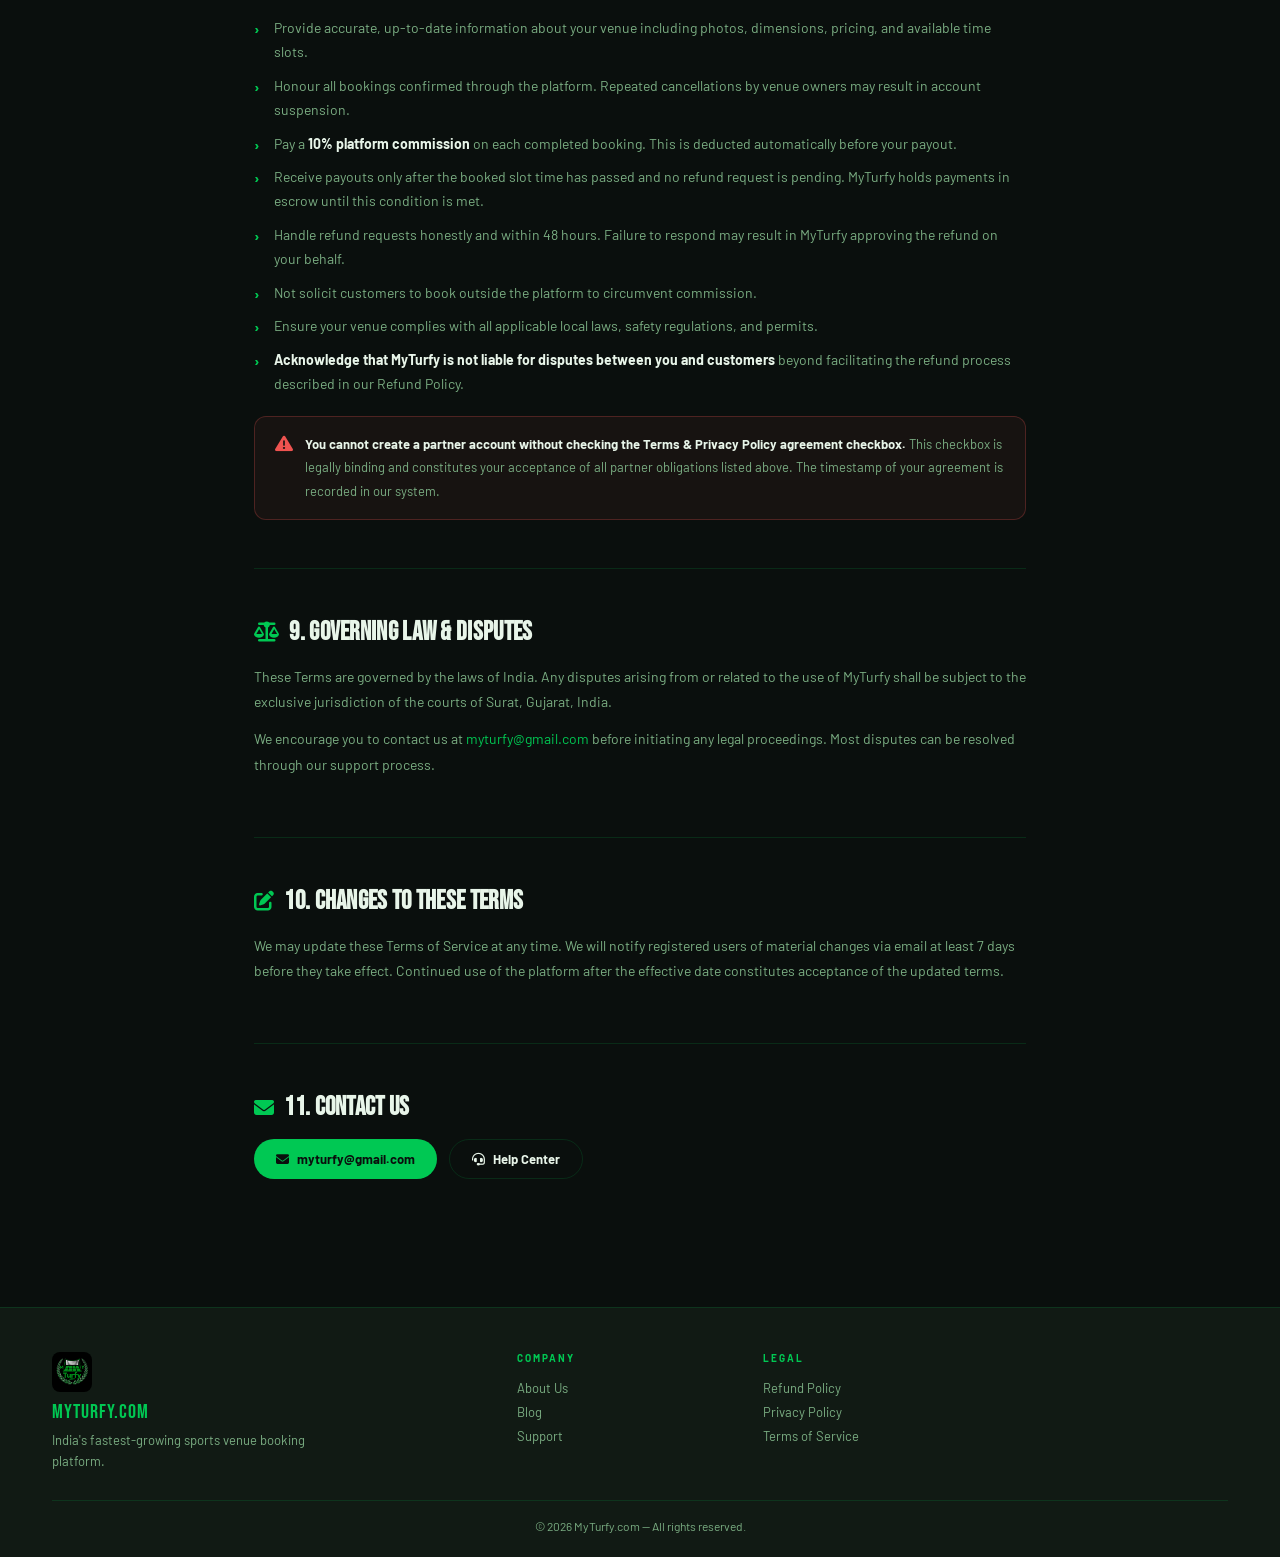
<file: client/terms.html>
<!DOCTYPE html>
<html lang="en">
<head>
  <meta charset="UTF-8"/>
  <meta name="viewport" content="width=device-width, initial-scale=1.0, viewport-fit=cover"/>
  <title>MyTurfy – Terms of Service</title>
  <link rel="icon" type="image/png" href="image/Hi.png">
  <link rel="stylesheet" href="css/styles.css"/>
  <link rel="stylesheet" href="css/content-pages.css"/>
  <link rel="stylesheet" href="css/legal.css"/>
  <link href="https://fonts.googleapis.com/css2?family=Bebas+Neue&family=Barlow:wght@400;500;600;700&family=Barlow+Condensed:wght@700;800&display=swap" rel="stylesheet"/>
  <link rel="stylesheet" href="https://cdnjs.cloudflare.com/ajax/libs/font-awesome/6.5.0/css/all.min.css"/>
</head>
<body>

  <nav class="navbar">
    <a href="index.html" class="logo">
      <div class="logo-icon"><img src="image/Hi.png" alt="Turfy Logo"/></div>
      <div class="logo-text"><span class="logo-main">MY Turfy</span><span class="logo-sub">.com</span></div>
    </a>
    <div class="search-bar desktop-search">
      <i class="fas fa-search search-icon"></i>
      <input type="text" id="searchInputDesktop" placeholder="Search venues, sports…"/>
    </div>
    <div class="nav-actions">
      <button class="btn-icon-nav mobile-only" id="mobileSearchToggle"><i class="fas fa-search"></i></button>
      <button class="btn-signin" id="signinBtn"><i class="fas fa-user"></i><span class="signin-label">Sign In</span></button>
      <div class="dropdown profile-dropdown">
        <button class="btn-menu dropdown-trigger" id="menuBtn"><i class="fas fa-bars"></i></button>
        <div class="dropdown-menu profile-menu" id="profileMenu">
          <div class="dropdown-header">Explore MyTurfy</div>
          <a href="about.html"><i class="fas fa-info-circle"></i> About Us</a>
          <a href="support.html"><i class="fas fa-headset"></i> Support</a>
          <a href="blog.html"><i class="fas fa-newspaper"></i> Blog</a>
        </div>
      </div>
    </div>
  </nav>

  <div class="mobile-search-bar" id="mobileSearchBar">
    <div class="search-bar">
      <i class="fas fa-search search-icon"></i>
      <input type="text" id="searchInputMobile" placeholder="Search venues, sports…"/>
      <button class="search-close" id="mobileSearchClose"><i class="fas fa-times"></i></button>
    </div>
  </div>

  <section class="legal-hero">
    <div class="legal-hero-inner">
      <p class="cp-eyebrow">Legal</p>
      <h1>Terms of <span>Service</span></h1>
      <p class="cp-sub">By using MyTurfy, you agree to these terms. Please read them carefully — they protect both you and our venue partners.</p>
      <p class="legal-updated">Last updated: July 2026</p>
    </div>
  </section>

  <div class="legal-body">

    <section class="legal-section">
      <h2><i class="fas fa-handshake"></i> 1. Acceptance of Terms</h2>
      <p>By accessing or using MyTurfy ("the Platform"), you confirm that you are at least 18 years of age (or have the consent of a parent/guardian), and that you agree to be bound by these Terms of Service and our <a href="privacy-policy.html">Privacy Policy</a>.</p>
      <p>If you are registering as a venue owner/partner, you additionally agree to the <a href="#owner-terms">Partner-Specific Terms</a> in Section 8 below. <strong>You may not create a partner account without explicitly checking the agreement checkbox</strong> — this is enforced at the point of registration.</p>
    </section>

    <section class="legal-section">
      <h2><i class="fas fa-circle-info"></i> 2. What MyTurfy Is</h2>
      <p>MyTurfy is an online marketplace that connects customers looking to book sports venues with independent venue owners and operators. We are a technology platform — an intermediary — and we do not own, operate, manage, or inspect any venue listed on our platform.</p>
      <p>All venue listings are created and managed by independent third-party venue owners. MyTurfy does not verify the accuracy of all venue information provided by owners and cannot guarantee that any venue meets your expectations.</p>
    </section>

    <section class="legal-section">
      <h2><i class="fas fa-user"></i> 3. Your Account</h2>
      <ul class="legal-list">
        <li>You are responsible for maintaining the confidentiality of your login credentials.</li>
        <li>You must provide accurate and truthful information when creating an account.</li>
        <li>You may not create more than one customer account or more than one owner account with the same email.</li>
        <li>You must notify us immediately at <a href="mailto:myturfy@gmail.com">myturfy@gmail.com</a> if you suspect unauthorised access to your account.</li>
        <li>We reserve the right to suspend or terminate accounts that violate these Terms.</li>
      </ul>
    </section>

    <section class="legal-section">
      <h2><i class="fas fa-calendar-check"></i> 4. Bookings and Payments</h2>
      <ul class="legal-list">
        <li>When you complete a booking, you enter into a contract directly with the venue owner — MyTurfy facilitates but is not a party to that contract.</li>
        <li>Payment is collected by MyTurfy via Razorpay and held in escrow until after your slot time has passed with no active refund request. Only then is the payment released to the venue owner.</li>
        <li>A 10% platform commission is deducted from the venue owner's payout. This commission is non-refundable to the owner but does not affect the amount you pay as a customer.</li>
        <li>All prices are in Indian Rupees (INR) and inclusive of applicable taxes unless stated otherwise.</li>
        <li>MyTurfy is not responsible for payment processing errors caused by Razorpay, your bank, or your network connection.</li>
      </ul>
    </section>

    <section class="legal-section">
      <h2><i class="fas fa-rotate-left"></i> 5. Cancellations and Refunds</h2>
      <p>Our full refund process is described in detail in our <a href="refund-policy.html">Refund Policy</a>. In summary:</p>
      <ul class="legal-list">
        <li>Refunds are not automatic — they require a request submitted through the platform.</li>
        <li>Refund eligibility depends on the timing of cancellation and the reason provided.</li>
        <li>Approved refunds are returned to your original payment method within 5–7 business days.</li>
        <li>MyTurfy reserves the right to independently approve refunds in cases where a venue owner fails to respond within 48 hours or where the owner's rejection is found to be unreasonable.</li>
      </ul>
    </section>

    <section class="legal-section">
      <h2><i class="fas fa-ban"></i> 6. Prohibited Conduct</h2>
      <p>You agree not to:</p>
      <ul class="legal-list">
        <li>Use the platform for any unlawful purpose or in violation of any applicable law.</li>
        <li>Submit false, misleading, or fraudulent booking requests or reviews.</li>
        <li>Attempt to circumvent our payment system by paying venue owners directly to avoid platform fees after finding them through MyTurfy.</li>
        <li>Scrape, copy, or reproduce platform content without written permission.</li>
        <li>Harass, threaten, or abuse venue owners, customers, or our support staff.</li>
        <li>Attempt to gain unauthorised access to any part of the platform or its backend systems.</li>
      </ul>
      <p>Violation of these rules may result in immediate account suspension without refund of any pending bookings.</p>
    </section>

    <section class="legal-section legal-section-warning">
      <h2><i class="fas fa-triangle-exclamation"></i> 7. Limitation of Liability & Disclaimer</h2>
      <p><strong>MyTurfy provides the platform "as is" and "as available" without warranties of any kind, either express or implied.</strong></p>
      <p>To the maximum extent permitted by applicable Indian law, MyTurfy, its directors, employees, and agents shall not be liable for:</p>
      <ul class="legal-list">
        <li><strong>Any loss or damage</strong> — financial, physical, or otherwise — arising from your use of a venue booked through the platform.</li>
        <li><strong>Venue quality or condition</strong> — we do not inspect or certify any venue.</li>
        <li><strong>Personal injury or property damage</strong> at any listed venue.</li>
        <li><strong>Loss of money due to payment processing failures</strong> caused by Razorpay, your bank, or internet connectivity issues.</li>
        <li><strong>Indirect, consequential, incidental, or punitive damages</strong> of any kind.</li>
        <li><strong>Data loss</strong> resulting from circumstances beyond our control (e.g. server outages, cyberattacks).</li>
      </ul>
      <div class="legal-highlight">
        <i class="fas fa-gavel"></i>
        <p>In any event, MyTurfy's total liability to you shall not exceed the amount you paid for the specific booking that gives rise to the claim.</p>
      </div>
    </section>

    <section class="legal-section" id="owner-terms">
      <h2><i class="fas fa-warehouse"></i> 8. Partner / Venue Owner Terms</h2>
      <p>By creating a partner account and listing a venue, you additionally agree to:</p>
      <ul class="legal-list">
        <li>Provide accurate, up-to-date information about your venue including photos, dimensions, pricing, and available time slots.</li>
        <li>Honour all bookings confirmed through the platform. Repeated cancellations by venue owners may result in account suspension.</li>
        <li>Pay a <strong>10% platform commission</strong> on each completed booking. This is deducted automatically before your payout.</li>
        <li>Receive payouts only after the booked slot time has passed and no refund request is pending. MyTurfy holds payments in escrow until this condition is met.</li>
        <li>Handle refund requests honestly and within 48 hours. Failure to respond may result in MyTurfy approving the refund on your behalf.</li>
        <li>Not solicit customers to book outside the platform to circumvent commission.</li>
        <li>Ensure your venue complies with all applicable local laws, safety regulations, and permits.</li>
        <li><strong>Acknowledge that MyTurfy is not liable for disputes between you and customers</strong> beyond facilitating the refund process described in our Refund Policy.</li>
      </ul>
      <div class="legal-highlight legal-highlight-red">
        <i class="fas fa-triangle-exclamation"></i>
        <p><strong>You cannot create a partner account without checking the Terms & Privacy Policy agreement checkbox.</strong> This checkbox is legally binding and constitutes your acceptance of all partner obligations listed above. The timestamp of your agreement is recorded in our system.</p>
      </div>
    </section>

    <section class="legal-section">
      <h2><i class="fas fa-scale-balanced"></i> 9. Governing Law & Disputes</h2>
      <p>These Terms are governed by the laws of India. Any disputes arising from or related to the use of MyTurfy shall be subject to the exclusive jurisdiction of the courts of Surat, Gujarat, India.</p>
      <p>We encourage you to contact us at <a href="mailto:myturfy@gmail.com">myturfy@gmail.com</a> before initiating any legal proceedings. Most disputes can be resolved through our support process.</p>
    </section>

    <section class="legal-section">
      <h2><i class="fas fa-pen-to-square"></i> 10. Changes to These Terms</h2>
      <p>We may update these Terms of Service at any time. We will notify registered users of material changes via email at least 7 days before they take effect. Continued use of the platform after the effective date constitutes acceptance of the updated terms.</p>
    </section>

    <section class="legal-section">
      <h2><i class="fas fa-envelope"></i> 11. Contact Us</h2>
      <div class="legal-contact-row">
        <a href="mailto:myturfy@gmail.com" class="legal-contact-btn"><i class="fas fa-envelope"></i> myturfy@gmail.com</a>
        <a href="support.html" class="legal-contact-btn legal-contact-btn-outline"><i class="fas fa-headset"></i> Help Center</a>
      </div>
    </section>

  </div>

  <footer class="footer">
    <div class="footer-content">
      <div class="footer-brand">
        <div class="logo-icon"><img src="image/Hi.png" alt="Turfy Logo"/></div>
        <span>MyTurfy.com</span>
        <p>India's fastest-growing sports venue booking platform.</p>
      </div>
      <div class="footer-links">
        <h4>Company</h4>
        <a href="about.html">About Us</a>
        <a href="blog.html">Blog</a>
        <a href="support.html">Support</a>
      </div>
      <div class="footer-links">
        <h4>Legal</h4>
        <a href="refund-policy.html">Refund Policy</a>
        <a href="privacy-policy.html">Privacy Policy</a>
        <a href="terms.html">Terms of Service</a>
      </div>
    </div>
    <div class="footer-bottom"><p>© 2026 MyTurfy.com — All rights reserved.</p></div>
  </footer>

  <div class="modal-overlay" id="signinModal">
    <div class="modal">
      <button class="modal-close" id="modalClose"><i class="fas fa-times"></i></button>
      <div class="modal-header">
        <div class="modal-logo"><img src="image/Hi.png" alt="Logo" class="modal-logo-img"/> MY Turfy</div>
        <h2>Welcome Back</h2><p>Sign in to continue</p>
      </div>
      <div class="modal-body">
        <div class="input-group"><i class="fas fa-envelope"></i><input type="email" placeholder="Email address" autocomplete="email"/></div>
        <div class="input-group"><i class="fas fa-lock"></i><input type="password" placeholder="Password"/><button class="toggle-pw" id="togglePw"><i class="fas fa-eye"></i></button></div>
        <button class="btn-modal-signin">Sign In <i class="fas fa-arrow-right"></i></button>
        <div class="modal-divider"><span>or continue with</span></div>
        <div id="googleSignInBtn" class="google-btn-wrap"></div>
      </div>
    </div>
  </div>

  <script src="https://accounts.google.com/gsi/client" async defer></script>
  <script src="js/config.js"></script>
  <script src="js/auth.js"></script>
  <script src="js/api.js"></script>
  <script src="js/common.js"></script>
</body>
</html>
</file>
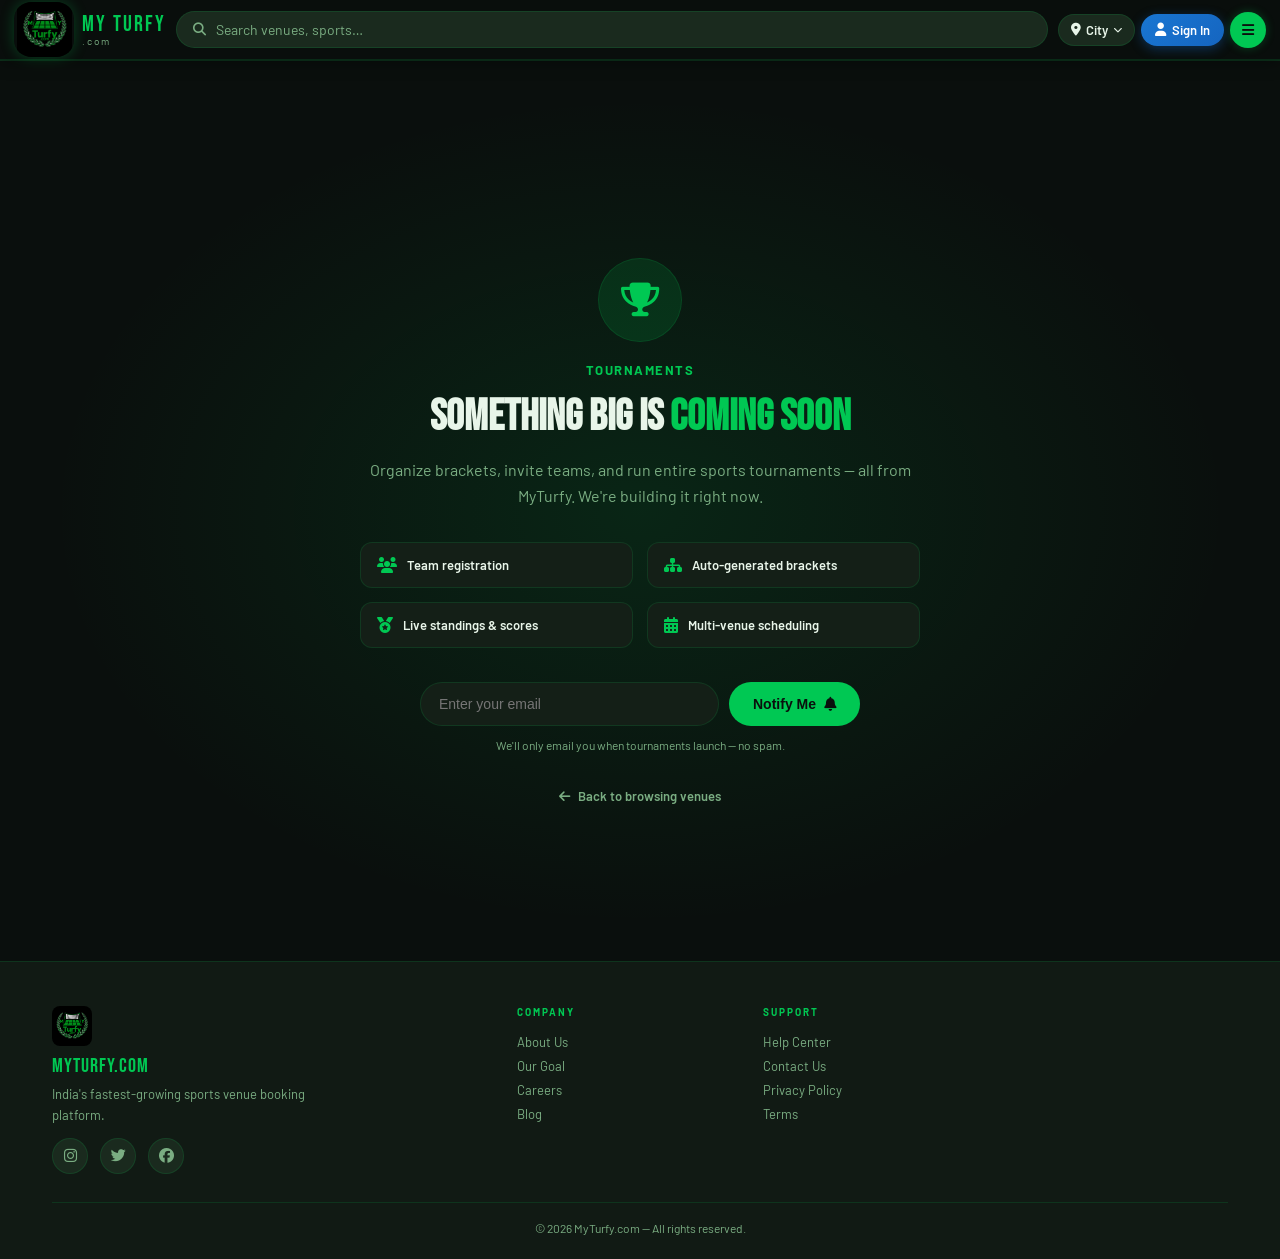
<file: client/tournament.html>
<!DOCTYPE html>
<html lang="en">
<head>
  <meta charset="UTF-8"/>
  <meta name="viewport" content="width=device-width, initial-scale=1.0, viewport-fit=cover"/>
  <title>MyTurfy – Tournaments (Coming Soon)</title>
  <link rel="icon" type="image/png" href="image/Hi.png">
  <link rel="stylesheet" href="css/styles.css"/>
  <link rel="stylesheet" href="css/content-pages.css"/>
  <link href="https://fonts.googleapis.com/css2?family=Bebas+Neue&family=Barlow:wght@400;500;600;700&family=Barlow+Condensed:wght@700;800&display=swap" rel="stylesheet"/>
  <link rel="stylesheet" href="https://cdnjs.cloudflare.com/ajax/libs/font-awesome/6.5.0/css/all.min.css"/>
</head>
<body>

  <!-- ══════════ NAVBAR ══════════ -->
  <nav class="navbar">
    <a href="index.html" class="logo">
      <div class="logo-icon"><img src="image/Hi.png" alt="Turfy Logo"/></div>
      <div class="logo-text"><span class="logo-main">MY Turfy</span><span class="logo-sub">.com</span></div>
    </a>
    <div class="search-bar desktop-search">
      <i class="fas fa-search search-icon"></i>
      <input type="text" id="searchInputDesktop" placeholder="Search venues, sports…"/>
    </div>
    <div class="nav-actions">
      <button class="btn-icon-nav mobile-only" id="mobileSearchToggle" aria-label="Search"><i class="fas fa-search"></i></button>
      <div class="dropdown city-dropdown">
        <button class="btn-city dropdown-trigger" id="cityBtn"><i class="fas fa-map-marker-alt"></i><span class="city-label">City</span><i class="fas fa-chevron-down chevron"></i></button>
        <div class="dropdown-menu city-menu" id="cityMenu">
          <div class="dropdown-header">Select Your City</div>
          <a href="#" data-city="Mumbai"><i class="fas fa-city"></i> Mumbai</a>
          <a href="#" data-city="Delhi"><i class="fas fa-city"></i> Delhi</a>
          <a href="#" data-city="Surat"><i class="fa-solid fa-location-dot"></i> Surat</a>
        </div>
      </div>
      <button class="btn-signin" id="signinBtn"><i class="fas fa-user"></i><span class="signin-label">Sign In</span></button>
      <div class="dropdown profile-dropdown">
        <button class="btn-menu dropdown-trigger" id="menuBtn" aria-label="Menu"><i class="fas fa-bars"></i></button>
        <div class="dropdown-menu profile-menu" id="profileMenu">
          <div class="dropdown-header">Explore MyTurfy</div>
          <a href="about.html"><i class="fas fa-info-circle"></i> About Us</a>
          <a href="about.html"><i class="fas fa-bullseye"></i> Our Goal</a>
          <a href="tournaments.html"><i class="fas fa-trophy"></i> Tournaments</a>
          <a href="owner-portal.html"><i class="fas fa-handshake"></i> Partner With Us</a>
          <a href="support.html"><i class="fas fa-headset"></i> Support</a>
          <a href="blog.html"><i class="fas fa-newspaper"></i> Blog</a>
        </div>
      </div>
    </div>
  </nav>

  <div class="mobile-search-bar" id="mobileSearchBar">
    <div class="search-bar">
      <i class="fas fa-search search-icon"></i>
      <input type="text" id="searchInputMobile" placeholder="Search venues, sports…"/>
      <button class="search-close" id="mobileSearchClose"><i class="fas fa-times"></i></button>
    </div>
  </div>

  <!-- ══════════ COMING SOON ══════════ -->
  <section class="coming-soon">
    <div class="coming-soon-inner">
      <div class="coming-soon-icon"><i class="fas fa-trophy"></i></div>
      <p class="cp-eyebrow">Tournaments</p>
      <h1>Something big is <span>coming soon</span></h1>
      <p class="cp-sub">Organize brackets, invite teams, and run entire sports tournaments — all from MyTurfy. We're building it right now.</p>
 
      <div class="coming-soon-features">
        <div class="cs-feature"><i class="fas fa-users"></i><span>Team registration</span></div>
        <div class="cs-feature"><i class="fas fa-sitemap"></i><span>Auto-generated brackets</span></div>
        <div class="cs-feature"><i class="fas fa-medal"></i><span>Live standings &amp; scores</span></div>
        <div class="cs-feature"><i class="fas fa-calendar-days"></i><span>Multi-venue scheduling</span></div>
      </div>
 
      <form class="notify-form" id="notifyForm">
        <input type="email" placeholder="Enter your email" required/>
        <button type="submit">Notify Me <i class="fas fa-bell"></i></button>
      </form>
      <p class="notify-note">We'll only email you when tournaments launch — no spam.</p>
 
      <a href="venues.html?sport=all" class="cs-back-link"><i class="fas fa-arrow-left"></i> Back to browsing venues</a>
    </div>
  </section>

  <!-- ══════════ SIGN IN MODAL ══════════ -->
  <div class="modal-overlay" id="signinModal">
    <div class="modal">
      <button class="modal-close" id="modalClose"><i class="fas fa-times"></i></button>
      <div class="modal-header">
        <div class="modal-logo"><img src="image/Hi.png" alt="Logo" class="modal-logo-img"/> MY Turfy</div>
        <h2>Welcome Back</h2>
        <p>Sign in to continue</p>
      </div>
      <div class="modal-body">
        <div class="input-group"><i class="fas fa-envelope"></i><input type="email" placeholder="Email address" autocomplete="email"/></div>
        <div class="input-group">
          <i class="fas fa-lock"></i><input type="password" placeholder="Password" autocomplete="current-password"/>
          <button class="toggle-pw" id="togglePw"><i class="fas fa-eye"></i></button>
        </div>
        <a href="#" class="forgot-link">Forgot password?</a>
        <button class="btn-modal-signin">Sign In <i class="fas fa-arrow-right"></i></button>
        <div class="modal-divider"><span>or continue with</span></div>
        <div id="googleSignInBtn" class="google-btn-wrap"></div>
        <div class="social-btns"><button class="btn-social"><i class="fab fa-facebook"></i> Facebook</button></div>
        <p class="modal-footer-text">Don't have an account? <a href="#">Register Free</a></p>
      </div>
    </div>
  </div>

  <!-- ══════════ FOOTER ══════════ -->
  <footer class="footer">
    <div class="footer-content">
      <div class="footer-brand">
        <div class="logo-icon"><img src="image/Hi.png" alt="Turfy Logo"/></div>
        <span>MyTurfy.com</span>
        <p>India's fastest-growing sports venue booking platform.</p>
        <div style="display:flex;gap:12px;margin-top:12px">
          <a href="#" data-soon="Instagram" class="footer-social"><i class="fab fa-instagram"></i></a>
          <a href="#" data-soon="Twitter" class="footer-social"><i class="fab fa-twitter"></i></a>
          <a href="#" data-soon="Facebook" class="footer-social"><i class="fab fa-facebook"></i></a>
        </div>
      </div>
      <div class="footer-links">
        <h4>Company</h4>
        <a href="about.html">About Us</a>
        <a href="about.html">Our Goal</a>
        <a href="#" data-soon="Careers">Careers</a>
        <a href="blog.html">Blog</a>
      </div>
      <div class="footer-links">
        <h4>Support</h4>
        <a href="support.html">Help Center</a>
        <a href="support.html#contact">Contact Us</a>
        <a href="#" data-soon="Privacy Policy">Privacy Policy</a>
        <a href="#" data-soon="Terms">Terms</a>
      </div>
    </div>
    <div class="footer-bottom"><p>© 2026 MyTurfy.com — All rights reserved.</p></div>
  </footer>

  <!-- COMING SOON OVERLAY -->
  <div id="comingSoonOverlay" style="display:none;position:fixed;inset:0;background:rgba(0,0,0,.7);z-index:9999;align-items:center;justify-content:center;backdrop-filter:blur(6px)">
    <div style="background:var(--card-bg);border:1px solid var(--green);border-radius:20px;padding:36px 40px;text-align:center;max-width:320px;animation:scaleIn .25s ease">
      <div style="font-size:40px;margin-bottom:12px">🚀</div>
      <h3 style="font-family:'Bebas Neue',sans-serif;font-size:26px;color:var(--green);margin:0 0 8px" id="comingSoonTitle">Coming Soon</h3>
      <p style="color:var(--muted);font-size:13px;margin:0 0 20px" id="comingSoonMsg">We're working hard on this feature. Stay tuned!</p>
      <button onclick="document.getElementById('comingSoonOverlay').style.display='none'" style="padding:10px 28px;background:var(--green);color:var(--dark);border:none;border-radius:50px;font-weight:700;cursor:pointer;font-size:14px">Got it!</button>
    </div>
  </div>

  <script src="https://accounts.google.com/gsi/client" async defer></script>
  <script src="js/config.js"></script>
  <script src="js/auth.js"></script>
  <script src="js/api.js"></script>
  <script src="js/common.js"></script>
  <script>
    document.getElementById('notifyForm')?.addEventListener('submit', e => {
      e.preventDefault();
      window.mtToast?.('🔔 You\'re on the list — we\'ll email you when tournaments launch!');
      e.target.reset();
    });
  </script>
</body>
</html>
</file>
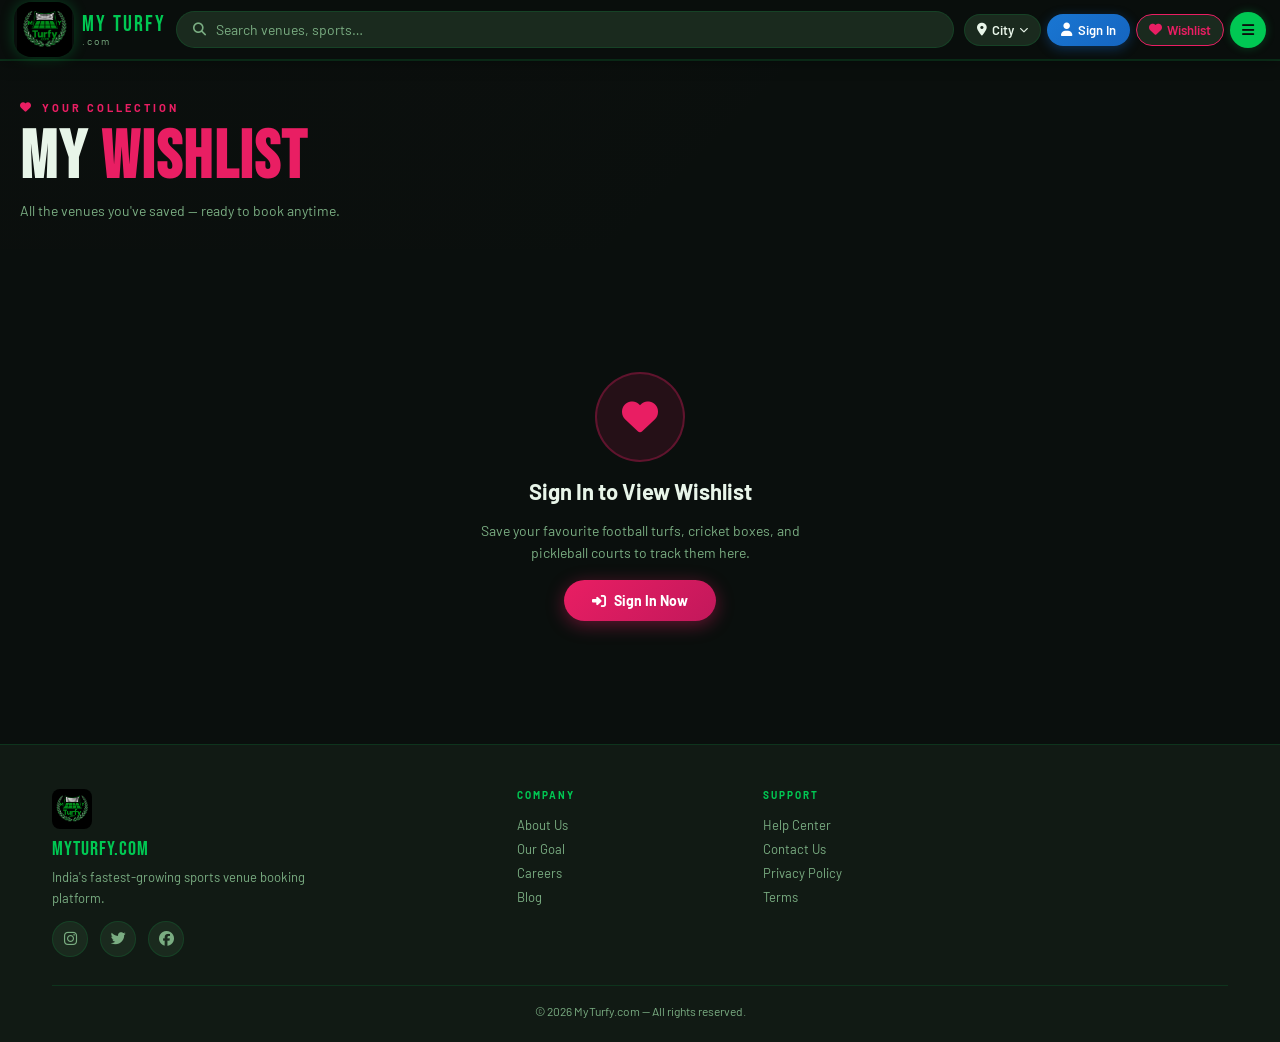
<file: client/wishlist.html>
<!DOCTYPE html>
<html lang="en">
<head>
  <meta charset="UTF-8"/>
  <meta name="viewport" content="width=device-width, initial-scale=1.0, viewport-fit=cover"/>
  <title>MyTurfy – My Wishlist</title>
  <meta name="description" content="Your saved venues on MyTurfy — view and book your favourite sports spots instantly."/>
  <link rel="icon" type="image/png" href="image/Hi.png">
  <link rel="stylesheet" href="css/styles.css"/>
  <link rel="stylesheet" href="css/wishlist.css"/>
  <link href="https://fonts.googleapis.com/css2?family=Bebas+Neue&family=Barlow:wght@400;500;600;700;800&family=Barlow+Condensed:wght@700;800&display=swap" rel="stylesheet"/>
  <link rel="stylesheet" href="https://cdnjs.cloudflare.com/ajax/libs/font-awesome/6.5.0/css/all.min.css"/>
</head>
<body class="wl-page">

  <!-- ══════════ NAVBAR ══════════ -->
  <nav class="navbar">
    <a href="index.html" class="logo">
      <div class="logo-icon"><img src="image/Hi.png" alt="Turfy Logo"/></div>
      <div class="logo-text">
        <span class="logo-main">MY Turfy</span>
        <span class="logo-sub">.com</span>
      </div>
    </a>

    <div class="search-bar desktop-search">
      <i class="fas fa-search search-icon"></i>
      <input type="text" id="navSearch" placeholder="Search venues, sports…"/>
    </div>

    <div class="nav-actions">
      <button class="btn-icon-nav mobile-only" id="mobileSearchToggle" aria-label="Search">
        <i class="fas fa-search"></i>
      </button>

      <div class="dropdown city-dropdown">
        <button class="btn-city dropdown-trigger" id="cityBtn">
          <i class="fas fa-map-marker-alt"></i>
          <span class="city-label">City</span>
          <i class="fas fa-chevron-down chevron"></i>
        </button>
        <div class="dropdown-menu city-menu" id="cityMenu">
          <div class="dropdown-header">Select Your City</div>
          <a href="#" data-city="Mumbai"><i class="fas fa-city"></i> Mumbai</a>
          <a href="#" data-city="Delhi"><i class="fas fa-city"></i> Delhi</a>
          <a href="#" data-city="Bangalore"><i class="fas fa-city"></i> Bangalore</a>
          <a href="#" data-city="Surat"><i class="fa-solid fa-location-dot"></i> Surat</a>
          <a href="#" data-city="Ahmedabad"><i class="fa-solid fa-landmark"></i> Ahmedabad</a>
          <a href="#" data-city="Pune"><i class="fas fa-circle-dot"></i> Pune</a>
          <a href="#" data-city="Hyderabad"><i class="fas fa-circle-dot"></i> Hyderabad</a>
          <a href="#" data-city="Chennai"><i class="fas fa-circle-dot"></i> Chennai</a>
        </div>
      </div>

      <button class="btn-signin" id="signinBtn">
        <i class="fas fa-user"></i>
        <span class="signin-label">Sign In</span>
      </button>

      <!-- Wishlist (active on this page) -->
      <a href="wishlist.html" class="btn-wishlist-nav has-items" aria-label="Wishlist">
        <i class="fas fa-heart"></i>
        <span class="wishlist-nav-label">Wishlist</span>
      </a>

      <div class="dropdown profile-dropdown">
        <button class="btn-menu dropdown-trigger" id="menuBtn" aria-label="Menu">
          <i class="fas fa-bars"></i>
        </button>
        <div class="dropdown-menu profile-menu" id="profileMenu">
          <div class="dropdown-header">Explore MyTurfy</div>
          <a href="about.html"><i class="fas fa-info-circle"></i> About Us</a>
          <a href="about.html"><i class="fas fa-bullseye"></i> Our Goal</a>
          <a href="tournaments.html"><i class="fas fa-trophy"></i> Tournaments</a>
          <a href="owner-portal.html" data-role="partner"><i class="fas fa-handshake"></i> Partner With Us</a>
          <a href="support.html"><i class="fas fa-headset"></i> Support</a>
          <a href="blog.html"><i class="fas fa-newspaper"></i> Blog</a>
        </div>
      </div>
    </div>
  </nav>

  <!-- Mobile Search -->
  <div class="mobile-search-bar" id="mobileSearchBar">
    <div class="search-bar">
      <i class="fas fa-search search-icon"></i>
      <input type="text" id="searchInputMobile" placeholder="Search venues, sports…"/>
      <button class="search-close" id="mobileSearchClose"><i class="fas fa-times"></i></button>
    </div>
  </div>

  <!-- ══════════ HERO ══════════ -->
  <section class="wishlist-hero">
    <div class="wishlist-hero-content">
      <div class="wishlist-eyebrow">
        <i class="fas fa-heart"></i> Your Collection
      </div>
      <h1 class="wishlist-title">My <span>Wishlist</span></h1>
      <p class="wishlist-subtitle">All the venues you've saved — ready to book anytime.</p>
      <div class="wishlist-count-badge" id="wlCountBadge" style="display:none">
        <i class="fas fa-heart"></i>
        <span id="wlCountText">0 saved venues</span>
      </div>
    </div>
  </section>

  <!-- ══════════ MAIN CONTENT ══════════ -->
  <div id="wlMainContent">
    <!-- Injected by JS based on login state -->
  </div>

  <!-- ══════════ SIGN IN MODAL ══════════ -->
  <div class="modal-overlay" id="signinModal">
    <div class="modal">
      <button class="modal-close" id="modalClose"><i class="fas fa-times"></i></button>
      <div class="modal-header">
        <div class="modal-logo"><img src="image/Hi.png" alt="Logo" class="modal-logo-img"/> MY Turfy</div>
        <h2>Welcome Back</h2>
        <p>Sign in to view your wishlist</p>
      </div>
      <div class="modal-body">
        <div class="input-group">
          <i class="fas fa-envelope"></i>
          <input type="email" id="wlLoginEmail" placeholder="Email address" autocomplete="email"/>
        </div>
        <div class="input-group">
          <i class="fas fa-lock"></i>
          <input type="password" id="wlLoginPw" placeholder="Password" autocomplete="current-password"/>
          <button class="toggle-pw" id="togglePw"><i class="fas fa-eye"></i></button>
        </div>
        <a href="#" class="forgot-link">Forgot password?</a>
        <button class="btn-modal-signin" id="wlLoginSubmit">Sign In <i class="fas fa-arrow-right"></i></button>
        <div class="modal-divider">or continue with</div>
        <div id="googleSignInBtn" class="google-btn-wrap"></div>
        <div class="social-btns">
          <button class="btn-social"><i class="fab fa-facebook"></i> Facebook</button>
        </div>
        <p class="modal-footer-text">Don't have an account? <a href="#" id="goToRegister">Register Free</a></p>
      </div>
    </div>
  </div>

  <!-- ══════════ BOTTOM NAV (mobile) ══════════ -->
  <nav class="bottom-nav mobile-only">
    <a href="index.html" class="bottom-nav-item">
      <i class="fas fa-house"></i><span>Home</span>
    </a>
    <a href="venues.html" class="bottom-nav-item">
      <i class="fas fa-search"></i><span>Venues</span>
    </a>
    <a href="wishlist.html" class="bottom-nav-item active">
      <i class="fas fa-heart"></i><span>Wishlist</span>
    </a>
    <button class="bottom-nav-item" id="bottomAccount">
      <i class="fas fa-user"></i><span>Account</span>
    </button>
  </nav>

  <!-- ══════════ FOOTER ══════════ -->
  <footer class="footer">
    <div class="footer-content">
      <div class="footer-brand">
        <div class="logo-icon"><img src="image/Hi.png" alt="Turfy Logo"/></div>
        <span>MyTurfy.com</span>
        <p>India's fastest-growing sports venue booking platform.</p>
        <div style="display:flex;gap:12px;margin-top:12px">
          <a href="#" data-soon="Instagram" class="footer-social"><i class="fab fa-instagram"></i></a>
          <a href="#" data-soon="Twitter" class="footer-social"><i class="fab fa-twitter"></i></a>
          <a href="#" data-soon="Facebook" class="footer-social"><i class="fab fa-facebook"></i></a>
        </div>
      </div>
      <div class="footer-links">
        <h4>Company</h4>
        <a href="about.html">About Us</a>
        <a href="about.html">Our Goal</a>
        <a href="#" data-soon="Careers">Careers</a>
        <a href="blog.html">Blog</a>
      </div>
      <div class="footer-links">
        <h4>Support</h4>
        <a href="support.html">Help Center</a>
        <a href="support.html#contact">Contact Us</a>
        <a href="#" data-soon="Privacy Policy">Privacy Policy</a>
        <a href="#" data-soon="Terms">Terms</a>
      </div>
    </div>
    <div class="footer-bottom"><p>© 2026 MyTurfy.com — All rights reserved.</p></div>
  </footer>

  <!-- COMING SOON OVERLAY -->
  <div id="comingSoonOverlay" style="display:none;position:fixed;inset:0;background:rgba(0,0,0,.7);z-index:9999;align-items:center;justify-content:center;backdrop-filter:blur(6px)">
    <div style="background:var(--card-bg);border:1px solid var(--green);border-radius:20px;padding:36px 40px;text-align:center;max-width:320px;animation:scaleIn .25s ease">
      <div style="font-size:40px;margin-bottom:12px">🚀</div>
      <h3 style="font-family:'Bebas Neue',sans-serif;font-size:26px;color:var(--green);margin:0 0 8px" id="comingSoonTitle">Coming Soon</h3>
      <p style="color:var(--muted);font-size:13px;margin:0 0 20px" id="comingSoonMsg">We're working hard on this feature. Stay tuned!</p>
      <button onclick="document.getElementById('comingSoonOverlay').style.display='none'" style="padding:10px 28px;background:var(--green);color:var(--dark);border:none;border-radius:50px;font-weight:700;cursor:pointer;font-size:14px">Got it!</button>
    </div>
  </div>

  <div class="toast-host" id="toastHost"></div>

  <script src="https://accounts.google.com/gsi/client" async defer></script>
  <script src="js/config.js"></script>
  <script src="js/auth.js"></script>
  <script src="js/api.js"></script>
  <script src="js/wishlist.js"></script>
</body>
</html>
</file>
<file: client/css/styles.css>
/* =============================================
   TURFY.COM — styles.css  (Mobile-First)
   ============================================= */

   a {
  text-decoration: none;
}
:root {
  --green: #00c853;
  --green-dark: #009624;
  --green-glow: rgba(0,200,83,0.28);
  --blue: #1565c0;
  --blue-light: #1976d2;
  --dark:   #0a0f0d;
  --dark2:  #111a14;
  --dark3:  #1a2a1e;
  --card-bg:#141f17;
  --sidebar-bg:#0f1a12;
  --text:   #e8f5e9;
  --muted:  #7aad82;
  --border: rgba(0,200,83,0.15);
  --accent: #ffea00;
  --radius: 14px;
  --radius-lg: 20px;
  --shadow: 0 8px 32px rgba(0,0,0,0.5);
  --nav-h:  60px;
  --bot-h:  68px;
  --ease:   cubic-bezier(0.4,0,0.2,1);
}

*,*::before,*::after{box-sizing:border-box;margin:0;padding:0}
html{scroll-behavior:smooth;-webkit-tap-highlight-color:transparent}
body{
  font-family:'Barlow',sans-serif;
  background:var(--dark);color:var(--text);
  min-height:100vh;overflow-x:hidden;
  /* safe area for notch phones */
  padding-bottom:env(safe-area-inset-bottom);
}
::-webkit-scrollbar{width:4px}
::-webkit-scrollbar-track{background:var(--dark2)}
::-webkit-scrollbar-thumb{background:var(--green-dark);border-radius:2px}

/* ══ UTILITY ══ */
.mobile-only{display:flex}
.desktop-hide{display:block}
@media(min-width:768px){
  .mobile-only{display:none!important}
  .desktop-hide{display:none!important}
}

/* ══════════════════════════
   NAVBAR
══════════════════════════ */
.navbar{
  position:sticky;top:0;z-index:900;
  display:flex;align-items:center;gap:10px;
  padding:0 14px;height:var(--nav-h);
  background:rgba(10,15,13,0.97);
  backdrop-filter:blur(18px);
  border-bottom:1px solid var(--border);
  box-shadow:0 2px 16px rgba(0,0,0,0.4);
}

.logo{display:flex;align-items:center;gap:8px;flex-shrink:0;text-decoration:none}
.logo-icon{
 width:60px;height:55px;
  border-radius:30%;
  overflow:hidden;
  display:flex;align-items:center;justify-content:center;
  flex-shrink:0;
  box-shadow:0 0 14px var(--green-glow);
}
.logo-icon img{
  width:100%;height:100%;
  object-fit:contain;
  display:block;
}
.logo-text{display:flex;flex-direction:column;line-height:1}
.logo-main{font-family:'Bebas Neue',sans-serif;font-size:22px;color:var(--green);letter-spacing:2px}
.logo-sub{font-size:10px;color:var(--muted);letter-spacing:2px}

/* Desktop search — hidden on mobile */
.desktop-search{
  flex:1;display:none;align-items:center;gap:10px;
  background:var(--dark3);border:1px solid var(--border);
  border-radius:50px;padding:9px 16px;transition:.3s var(--ease);
}
@media(min-width:768px){.desktop-search{display:flex}}
.desktop-search:focus-within{border-color:var(--green);box-shadow:0 0 0 3px var(--green-glow)}
.search-icon{color:var(--muted);font-size:13px}
.search-bar input,.desktop-search input{
  background:none;border:none;outline:none;
  color:var(--text);font-family:'Barlow',sans-serif;font-size:14px;width:100%;
}
.search-bar input::placeholder,.desktop-search input::placeholder{color:var(--muted)}

/* Nav actions */
.nav-actions{display:flex;align-items:center;gap:6px;margin-left:auto}

.btn-icon-nav{
  background:var(--dark3);border:1px solid var(--border);
  border-radius:50%;width:36px;height:36px;
  display:flex;align-items:center;justify-content:center;
  color:var(--muted);font-size:14px;cursor:pointer;
  transition:.25s var(--ease);flex-shrink:0;
}
.btn-icon-nav:hover,.btn-icon-nav:active{border-color:var(--green);color:var(--green)}

/* City button */
.btn-city{
  display:flex;align-items:center;gap:5px;
  padding:7px 12px;background:var(--dark3);
  border:1px solid var(--border);border-radius:50px;
  color:var(--text);font-family:'Barlow',sans-serif;
  font-size:13px;font-weight:600;cursor:pointer;
  transition:.25s var(--ease);white-space:nowrap;
}
.btn-city:hover{border-color:var(--green);color:var(--green)}
.btn-city .chevron{font-size:9px;transition:transform .3s}
.city-label{display:none}
@media(min-width:480px){.city-label{display:inline}}

/* Sign In */
.btn-signin{
  display:flex;align-items:center;gap:6px;
  padding:8px 14px;
  background:linear-gradient(135deg,var(--blue-light),var(--blue));
  color:#fff;font-family:'Barlow',sans-serif;
  font-size:13px;font-weight:600;border:none;border-radius:50px;
  cursor:pointer;box-shadow:0 3px 12px rgba(21,101,192,.4);
  transition:.25s var(--ease);white-space:nowrap;flex-shrink:0;
}
.btn-signin:hover{transform:translateY(-1px);box-shadow:0 5px 18px rgba(21,101,192,.6)}
.signin-label{display:none}
@media(min-width:400px){.signin-label{display:inline}}

/* Wishlist nav button */
.btn-wishlist-nav{
  display:flex;align-items:center;gap:5px;
  padding:7px 12px;
  background:var(--dark3);border:1px solid var(--border);border-radius:50px;
  color:var(--muted);font-family:'Barlow',sans-serif;
  font-size:13px;font-weight:600;cursor:pointer;
  transition:.25s var(--ease);white-space:nowrap;flex-shrink:0;
  text-decoration:none;
}
.btn-wishlist-nav:hover,.btn-wishlist-nav:active{border-color:#e91e63;color:#e91e63}
.btn-wishlist-nav .fa-heart{transition:transform .2s}
.btn-wishlist-nav:hover .fa-heart{transform:scale(1.2)}
.btn-wishlist-nav.has-items{border-color:#e91e63;color:#e91e63}
.btn-wishlist-nav.has-items i{color:#e91e63}
.wishlist-nav-label{display:none}
@media(min-width:480px){.wishlist-nav-label{display:inline}}

/* Hamburger / menu */
.btn-menu{
  width:36px;height:36px;border-radius:50%;
  background:var(--green);border:none;
  display:flex;align-items:center;justify-content:center;
  color:var(--dark);font-size:14px;cursor:pointer;
  box-shadow:0 0 10px var(--green-glow);
  transition:.25s var(--ease);flex-shrink:0;
}
.btn-menu:hover,.btn-menu:active{background:var(--green-dark);transform:scale(1.07)}

/* ══════════════════════════
   DROPDOWNS
══════════════════════════ */
.dropdown{position:relative}
.dropdown-menu{
  position:absolute;top:calc(100% + 8px);right:0;
  min-width:190px;background:var(--dark2);
  border:1px solid var(--border);border-radius:var(--radius);
  box-shadow:var(--shadow);overflow:hidden;
  opacity:0;visibility:hidden;
  transform:translateY(-6px);
  transition:.25s var(--ease);z-index:800;
}
/* Toggle via JS class */
.dropdown-menu.open{opacity:1;visibility:visible;transform:translateY(0)}
/* Hover still works on desktop */
@media(min-width:768px){
  .dropdown:hover .dropdown-menu{opacity:1;visibility:visible;transform:translateY(0)}
  .dropdown:hover .chevron{transform:rotate(180deg)}
}

.dropdown-header{
  padding:10px 14px 7px;
  font-size:10px;font-weight:700;letter-spacing:2px;
  color:var(--green);text-transform:uppercase;
  border-bottom:1px solid var(--border);
}
.dropdown-menu a{
  display:flex;align-items:center;gap:9px;
  padding:10px 14px;color:var(--text);
  text-decoration:none;font-size:13px;
  transition:.2s var(--ease);
}
.dropdown-menu a i{color:var(--green);font-size:11px;width:13px}
.dropdown-menu a:hover,.dropdown-menu a:active{background:var(--dark3);color:var(--green);padding-left:20px}
.city-menu{min-width:210px}
.use-location{border-top:1px solid var(--border);color:var(--green)!important;font-weight:600}
.use-location i{color:var(--accent)!important}
.profile-menu{min-width:210px}

/* ══════════════════════════
   MOBILE SEARCH BAR
══════════════════════════ */
.mobile-search-bar{
  overflow:hidden;max-height:0;
  transition:max-height .35s var(--ease);
  background:var(--dark2);border-bottom:1px solid var(--border);
}
.mobile-search-bar.open{max-height:70px}
.mobile-search-bar .search-bar{
  display:flex;align-items:center;gap:10px;
  padding:10px 14px;
}
.search-close{
  background:none;border:none;color:var(--muted);
  font-size:15px;cursor:pointer;padding:4px;flex-shrink:0;
}
.search-close:hover{color:var(--text)}

/* ══════════════════════════
   HERO
══════════════════════════ */
.hero{
  position:relative;
  padding:44px 20px 36px;
  background:
    linear-gradient(135deg,rgba(0,200,83,.08) 0%,transparent 50%),
    linear-gradient(to right,var(--dark) 30%,transparent),
    url('https://images.unsplash.com/photo-1522778119026-d647f0596c20?w=1400&q=80') center/cover no-repeat;
  overflow:hidden;
}
.hero::before{
  content:'';position:absolute;inset:0;
  background:linear-gradient(to right,rgba(10,15,13,.95) 25%,rgba(10,15,13,.5));
}
.hero-content{position:relative;z-index:2;max-width:520px}
.hero-eyebrow{
  font-size:11px;font-weight:700;letter-spacing:3px;
  color:var(--green);text-transform:uppercase;margin-bottom:10px;
}
.hero-title{
  font-family:'Bebas Neue',sans-serif;
  font-size:clamp(42px,10vw,80px);line-height:1;
  color:var(--text);letter-spacing:2px;margin-bottom:12px;
}
.hero-title span{color:var(--green)}
.hero-sub{font-size:15px;color:var(--muted);margin-bottom:22px;line-height:1.5}

.hero-btns{display:flex;gap:10px;flex-wrap:wrap}

.btn-explore{
  display:inline-flex;align-items:center;gap:8px;
  padding:12px 22px;
  background:linear-gradient(135deg,var(--green),var(--green-dark));
  color:var(--dark);font-family:'Barlow',sans-serif;
  font-size:14px;font-weight:700;border:none;border-radius:50px;
  cursor:pointer;box-shadow:0 0 20px var(--green-glow);
  transition:.3s var(--ease);
}
.btn-explore:hover,.btn-explore:active{transform:translateY(-2px) scale(1.03);box-shadow:0 6px 28px var(--green-glow)}
.btn-explore i{transition:transform .3s}
.btn-explore:hover i{transform:translateX(3px)}

.btn-outline-hero{
  display:inline-flex;align-items:center;gap:7px;
  padding:12px 18px;
  background:rgba(255,255,255,.08);
  color:var(--text);font-family:'Barlow',sans-serif;
  font-size:14px;font-weight:600;
  border:1px solid rgba(255,255,255,.2);border-radius:50px;
  cursor:pointer;backdrop-filter:blur(6px);
  transition:.25s var(--ease);
}
.btn-outline-hero:hover{border-color:var(--green);color:var(--green)}

/* ══════════════════════════
   SPORT PILLS
══════════════════════════ */
.sport-pills{
  display:flex;gap:8px;
  padding:12px 14px;
  overflow-x:auto;
  background:var(--dark2);
  border-bottom:1px solid var(--border);
  -webkit-overflow-scrolling:touch;
  scrollbar-width:none;
}
.sport-pills::-webkit-scrollbar{display:none}

.pill{
  display:inline-flex;align-items:center;gap:5px;
  padding:7px 14px;border-radius:50px;
  background:var(--dark3);border:1px solid var(--border);
  color:var(--muted);font-family:'Barlow',sans-serif;
  font-size:13px;font-weight:600;cursor:pointer;
  white-space:nowrap;transition:.2s var(--ease);flex-shrink:0;
}
.pill:hover,.pill:active{border-color:var(--green);color:var(--green)}
.pill.active{background:var(--green);border-color:var(--green);color:var(--dark)}

/* ══════════════════════════
   MAIN LAYOUT
══════════════════════════ */
.main-layout{
  display:grid;
  grid-template-columns:1fr;
}
@media(min-width:768px){
  .main-layout{grid-template-columns:250px 1fr}
}

/* ══════════════════════════
   SIDEBAR (desktop) / DRAWER (mobile)
══════════════════════════ */
.sidebar{
  background:var(--sidebar-bg);
  border-right:1px solid var(--border);
  padding:20px 16px;
  display:none; /* hidden on mobile, shown via JS */
}
@media(min-width:768px){
  .sidebar{
    display:block;position:sticky;
    top:var(--nav-h);height:calc(100vh - var(--nav-h));
    overflow-y:auto;
  }
}

/* Mobile: sidebar becomes a bottom drawer */
@media(max-width:767px){
  .sidebar{
    display:block;
    position:fixed;bottom:0;left:0;right:0;
    z-index:1100;
    max-height:82vh;overflow-y:auto;
    border-radius:var(--radius-lg) var(--radius-lg) 0 0;
    border-right:none;border-top:1px solid var(--border);
    padding:0 20px 30px;
    transform:translateY(100%);
    transition:transform .4s var(--ease);
  }
  .sidebar.drawer-open{transform:translateY(0)}
}

.drawer-handle{
  width:40px;height:4px;background:var(--border);
  border-radius:2px;margin:12px auto 4px;
}

.sidebar-backdrop{
  display:none;position:fixed;inset:0;
  background:rgba(0,0,0,.6);backdrop-filter:blur(4px);
  z-index:1050;
}
.sidebar-backdrop.active{display:block}

.sidebar-header{
  font-family:'Bebas Neue',sans-serif;
  font-size:20px;letter-spacing:2px;color:#fff;
  background:linear-gradient(135deg,var(--green),var(--blue));
  padding:12px 16px;border-radius:var(--radius);
  margin-bottom:20px;margin-top:8px;
  display:flex;align-items:center;justify-content:space-between;
}
.sidebar-header span{display:flex;align-items:center;gap:8px}

.drawer-close{
  background:rgba(255,255,255,.15);border:none;
  border-radius:50%;width:28px;height:28px;
  color:#fff;font-size:13px;cursor:pointer;
  display:flex;align-items:center;justify-content:center;
}

.filter-group{margin-bottom:22px}
.filter-label{
  font-size:10px;font-weight:700;letter-spacing:2px;
  color:var(--green);text-transform:uppercase;margin-bottom:10px;
}
.filter-check{
  display:flex;align-items:center;gap:10px;
  padding:7px 0;cursor:pointer;font-size:14px;
  color:var(--muted);transition:.2s var(--ease);
}
.filter-check:hover{color:var(--text)}
.filter-check input[type="checkbox"]{
  appearance:none;-webkit-appearance:none;
  width:17px;height:17px;border:2px solid var(--muted);
  border-radius:5px;cursor:pointer;transition:.2s var(--ease);
  flex-shrink:0;position:relative;
}
.filter-check input:checked{background:var(--green);border-color:var(--green)}
.filter-check input:checked::after{
  content:'✓';position:absolute;
  top:-1px;left:2px;font-size:11px;color:var(--dark);font-weight:900;
}

.price-range{display:flex;align-items:center;gap:8px;font-size:12px;color:var(--muted);margin-bottom:6px}
.range-slider{
  flex:1;appearance:none;height:4px;
  background:linear-gradient(to right,var(--green) 50%,var(--dark3) 50%);
  border-radius:2px;outline:none;cursor:pointer;
}
.range-slider::-webkit-slider-thumb{
  appearance:none;width:18px;height:18px;
  border-radius:50%;background:var(--green);
  box-shadow:0 0 8px var(--green-glow);cursor:pointer;
}
.price-value{font-size:13px;color:var(--muted)}
.price-value strong{color:var(--green)}

.btn-apply-filter{
  width:100%;padding:13px;
  background:linear-gradient(135deg,var(--green),var(--green-dark));
  color:var(--dark);font-family:'Barlow',sans-serif;
  font-size:14px;font-weight:700;letter-spacing:.5px;
  border:none;border-radius:var(--radius);cursor:pointer;
  transition:.25s var(--ease);text-transform:uppercase;
  -webkit-tap-highlight-color:transparent;
}
.btn-apply-filter:hover,.btn-apply-filter:active{
  transform:scale(1.02);box-shadow:0 0 18px var(--green-glow);
}
.filter-live-note{
  display:flex;align-items:center;gap:7px;
  font-size:12px;color:var(--muted);text-align:center;
  justify-content:center;padding:10px 4px;
}
.filter-live-note i{color:var(--green)}

/* ══════════════════════════
   SPORTS GRID
══════════════════════════ */
.sports-grid{
  padding:20px 14px;
  padding-bottom:calc(var(--bot-h) + 16px); /* space for bottom nav */
}
@media(min-width:768px){
  .sports-grid{padding:32px 32px;padding-bottom:32px}
}

.section-title{margin-bottom:20px}
.section-title h2{
  font-family:'Barlow Condensed',sans-serif;
  font-size:28px;font-weight:800;color:var(--text);letter-spacing:1px;
}
.section-title p{color:var(--muted);font-size:13px;margin-top:3px}

.cards-container{
  display:grid;
  grid-template-columns:1fr;
  gap:16px;
}
@media(min-width:480px){
  .cards-container{grid-template-columns:repeat(2,1fr)}
}
@media(min-width:900px){
  .cards-container{grid-template-columns:repeat(2,1fr)}
}
@media(min-width:1100px){
  .cards-container{grid-template-columns:repeat(3,1fr)}
}

/* ══════════════════════════
   SPORT CARDS
══════════════════════════ */
.sport-card{
  background:var(--card-bg);
  border:1px solid var(--border);
  border-radius:var(--radius-lg);
  overflow:hidden;position:relative;
  transition:.3s var(--ease);
  cursor:pointer;
  -webkit-tap-highlight-color:transparent;
  /* touch feedback */
  transform:translateZ(0);
}
.sport-card:hover{
  border-color:var(--green);
  transform:translateY(-4px);
  box-shadow:0 14px 40px rgba(0,200,83,.18);
}
.sport-card:active{transform:scale(.98)}

.card-img-wrap{position:relative;overflow:hidden;height:180px}
@media(min-width:480px){.card-img-wrap{height:170px}}

.card-img{
  width:100%;height:100%;object-fit:cover;display:block;
  transition:transform .5s var(--ease);
}
.sport-card:hover .card-img{transform:scale(1.07)}

.card-overlay{
  position:absolute;inset:0;
  background:linear-gradient(to top,rgba(0,0,0,.75) 0%,transparent 60%);
  display:flex;align-items:flex-end;padding:12px;
}
.card-tag{
  background:rgba(0,200,83,.18);border:1px solid var(--green);
  color:var(--green);padding:3px 10px;border-radius:50px;
  font-size:11px;font-weight:600;backdrop-filter:blur(6px);
  display:flex;align-items:center;gap:5px;
}

.card-body{padding:14px}
.card-body h3{
  font-family:'Bebas Neue',sans-serif;
  font-size:22px;letter-spacing:1px;color:var(--text);margin-bottom:4px;
}
.card-body p{font-size:12px;color:var(--muted);line-height:1.5;margin-bottom:10px}

.card-meta{
  display:flex;gap:14px;font-size:12px;
  color:var(--muted);margin-bottom:12px;
}
.card-meta span{display:flex;align-items:center;gap:4px}
.card-meta .fa-star{color:#ffb300}

.btn-book{
  display:inline-flex;align-items:center;gap:6px;
  padding:8px 16px;
  background:transparent;border:1px solid var(--green);
  color:var(--green);border-radius:50px;
  font-family:'Barlow',sans-serif;font-size:12px;font-weight:600;
  cursor:pointer;transition:.2s var(--ease);
  -webkit-tap-highlight-color:transparent;
}
.btn-book:hover,.btn-book:active{background:var(--green);color:var(--dark)}
.btn-book i{transition:transform .25s}
.btn-book:hover i,.btn-book:active i{transform:translateX(3px)}

/* ══════════════════════════
   MODAL
══════════════════════════ */
.modal-overlay{
  position:fixed;inset:0;
  background:rgba(0,0,0,.82);backdrop-filter:blur(6px);
  display:flex;align-items:flex-end;justify-content:center;
  z-index:2000;opacity:0;visibility:hidden;
  transition:.3s var(--ease);
}
@media(min-width:540px){
  .modal-overlay{align-items:center}
}
.modal-overlay.active{opacity:1;visibility:visible}

.modal{
  background:var(--dark2);
  border:1px solid var(--border);
  border-radius:var(--radius-lg) var(--radius-lg) 0 0;
  padding:28px 22px 36px;
  width:100%;max-width:440px;position:relative;
  box-shadow:0 -8px 40px rgba(0,0,0,.5);
  transform:translateY(40px);transition:.35s var(--ease);
  max-height:92vh;overflow-y:auto;
}
@media(min-width:540px){
  .modal{border-radius:var(--radius-lg);transform:scale(.94) translateY(16px)}
}
.modal-overlay.active .modal{transform:translateY(0)}
@media(min-width:540px){
  .modal-overlay.active .modal{transform:scale(1) translateY(0)}
}

/* drag handle on mobile */
.modal::before{
  content:'';display:block;
  width:36px;height:4px;background:var(--border);
  border-radius:2px;margin:0 auto 20px;
}
@media(min-width:540px){.modal::before{display:none}}

.modal-close{
  position:absolute;top:16px;right:16px;
  background:var(--dark3);border:none;border-radius:50%;
  width:30px;height:30px;color:var(--muted);
  cursor:pointer;font-size:13px;transition:.2s var(--ease);
  display:flex;align-items:center;justify-content:center;
}
.modal-close:hover,.modal-close:active{background:#c62828;color:#fff}

.modal-header{text-align:center;margin-bottom:22px}
.modal-logo{font-family:'Bebas Neue',sans-serif;font-size:26px;color:var(--green);margin-bottom:8px}
.modal-logo { display: flex; align-items: center; justify-content: center; gap: 8px }
.modal-logo-img { width: 28px; height: 28px; object-fit: contain; border-radius: 6px }
.modal-header h2{font-size:20px;font-weight:700;margin-bottom:4px}
.modal-header p{color:var(--muted);font-size:13px}

.input-group{
  display:flex;align-items:center;gap:10px;
  background:var(--dark3);border:1px solid var(--border);
  border-radius:var(--radius);padding:12px 14px;
  margin-bottom:12px;transition:.2s var(--ease);
}
.input-group:focus-within{border-color:var(--green);box-shadow:0 0 0 3px var(--green-glow)}
.input-group i{color:var(--muted);font-size:13px;flex-shrink:0}
.input-group input{
  background:none;border:none;outline:none;
  color:var(--text);font-family:'Barlow',sans-serif;
  font-size:15px;width:100%;
}
.input-group input::placeholder{color:var(--muted)}

.toggle-pw{
  background:none;border:none;color:var(--muted);
  cursor:pointer;font-size:13px;padding:2px;
  transition:.2s;flex-shrink:0;
}
.toggle-pw:hover{color:var(--green)}

.forgot-link{
  display:block;text-align:right;
  color:var(--green);font-size:12px;
  text-decoration:none;margin-bottom:18px;
}

.btn-modal-signin{
  width:100%;padding:13px;
  background:linear-gradient(135deg,var(--green),var(--green-dark));
  color:var(--dark);font-family:'Barlow',sans-serif;
  font-size:14px;font-weight:700;border:none;
  border-radius:var(--radius);cursor:pointer;
  display:flex;align-items:center;justify-content:center;gap:7px;
  transition:.25s var(--ease);
  -webkit-tap-highlight-color:transparent;
}
.btn-modal-signin:hover,.btn-modal-signin:active{
  transform:scale(1.02);box-shadow:0 0 18px var(--green-glow);
}

.modal-divider{
  text-align:center;margin:16px 0;position:relative;
  color:var(--muted);font-size:12px;
}
.modal-divider::before,.modal-divider::after{
  content:'';position:absolute;top:50%;width:38%;
  height:1px;background:var(--border);
}
.modal-divider::before{left:0}
.modal-divider::after{right:0}

.social-btns{display:grid;grid-template-columns:1fr;gap:10px;margin-bottom:16px}
.google-btn-wrap{display:flex;justify-content:center;margin-bottom:12px;min-height:40px}
.btn-social{
  padding:10px;background:var(--dark3);
  border:1px solid var(--border);border-radius:var(--radius);
  color:var(--text);font-family:'Barlow',sans-serif;
  font-size:13px;cursor:pointer;transition:.2s var(--ease);
  display:flex;align-items:center;justify-content:center;gap:7px;
  -webkit-tap-highlight-color:transparent;
}
.btn-social:hover,.btn-social:active{border-color:var(--green);color:var(--green)}
.btn-social .fa-google{color:#ea4335}
.btn-social .fa-facebook{color:#1877f2}

.modal-footer-text{text-align:center;font-size:12px;color:var(--muted)}
.modal-footer-text a{color:var(--green);text-decoration:none;font-weight:600}

/* ══════════════════════════
   BOTTOM NAV (mobile only)
══════════════════════════ */
.bottom-nav{
  position:fixed;bottom:0;left:0;right:0;
  height:var(--bot-h);
  background:rgba(10,15,13,.97);
  border-top:1px solid var(--border);
  backdrop-filter:blur(18px);
  display:flex;align-items:flex-start;
  padding-top:8px;
  padding-bottom:env(safe-area-inset-bottom);
  z-index:800;
}
.bottom-nav-item{
  flex:1;display:flex;flex-direction:column;
  align-items:center;gap:4px;
  background:none;border:none;
  color:var(--muted);font-family:'Barlow',sans-serif;
  font-size:10px;font-weight:600;cursor:pointer;
  padding:4px 0;transition:.2s var(--ease);
  -webkit-tap-highlight-color:transparent;
}
.bottom-nav-item i{font-size:18px}
.bottom-nav-item.active{color:var(--green)}
.bottom-nav-item:active{transform:scale(.9)}

/* ══════════════════════════
   TOAST
══════════════════════════ */
.turfy-toast{
  position:fixed;bottom:calc(var(--bot-h) + 12px);
  left:50%;transform:translateX(-50%) translateY(20px);
  background:linear-gradient(135deg,var(--green),var(--green-dark));
  color:var(--dark);padding:10px 20px;
  border-radius:50px;font-family:'Barlow',sans-serif;
  font-size:13px;font-weight:700;
  z-index:9999;box-shadow:0 6px 22px rgba(0,0,0,.4);
  opacity:0;white-space:nowrap;
  pointer-events:none;
  transition:all .35s var(--ease);
}
@media(min-width:768px){
  .turfy-toast{bottom:28px;left:auto;right:28px;transform:translateY(20px)}
}
.turfy-toast.visible{opacity:1;transform:translateX(-50%) translateY(0)}
@media(min-width:768px){
  .turfy-toast.visible{transform:translateY(0)}
}

/* ══════════════════════════
   FOOTER
══════════════════════════ */
.footer{
  background:var(--dark2);
  border-top:1px solid var(--border);
  padding:36px 20px 20px;
  /* hidden on mobile when bottom nav exists */
  display:none;
}
@media(min-width:768px){
  .footer{display:block;padding:44px 52px 24px}
}

.footer-content{
  display:grid;
  grid-template-columns:1fr;gap:28px;margin-bottom:28px;
}
@media(min-width:600px){
  .footer-content{grid-template-columns:2fr 1fr 1fr}
}

.footer-brand .logo-icon{width:40px;height:40px;margin-bottom:8px;border-radius:8px;overflow:hidden;box-shadow:none}
.footer-brand>span{font-family:'Bebas Neue',sans-serif;font-size:20px;color:var(--green);letter-spacing:1px;display:block;margin-bottom:6px}
.footer-brand p{font-size:13px;color:var(--muted);line-height:1.6;max-width:260px}

.footer-links h4{
  font-size:10px;font-weight:700;letter-spacing:2px;
  color:var(--green);text-transform:uppercase;margin-bottom:12px;
}
.footer-links a{
  display:block;color:var(--muted);text-decoration:none;
  font-size:13px;padding:4px 0;transition:.2s var(--ease);
}
.footer-links a:hover{color:var(--text);padding-left:5px}

.footer-bottom{
  border-top:1px solid var(--border);padding-top:18px;
  text-align:center;font-size:12px;color:var(--muted);
}

/* ══════════════════════════
   CARD HIDDEN STATE (filter)
══════════════════════════ */
.sport-card.hidden{
  opacity:0;pointer-events:none;
  transform:scale(.95)!important;
  position:absolute;visibility:hidden;
}

/* ══════════════════════════
   FOOTER SOCIAL ICONS
══════════════════════════ */
.footer-social{
  display:inline-flex;align-items:center;justify-content:center;
  width:36px;height:36px;border-radius:50%;
  background:var(--dark3);border:1px solid var(--border);
  color:var(--muted);font-size:15px;
  text-decoration:none;transition:.2s var(--ease);
}
.footer-social:hover{border-color:var(--green);color:var(--green);transform:translateY(-2px)}

/* 4 columns on wider screens */
@media(min-width:800px){
  .footer-content{grid-template-columns:2fr 1fr 1fr 1fr}
}

/* ══════════════════════════
   COMING SOON ANIMATION
══════════════════════════ */
@keyframes scaleIn{
  from{transform:scale(.85);opacity:0}
  to{transform:scale(1);opacity:1}
}
</file>
<file: client/css/content-pages.css>
/* =============================================
   MYTURFY — content-pages.css
   Shared styles for About, Blog, Support, and
   Tournaments (Coming Soon). Reuses the CSS
   variables already defined in styles.css.
   ============================================= */

/* ── HERO ── */
a {
  text-decoration: none;
}
.cp-hero {
  padding: calc(var(--nav-h) + 60px) 24px 60px;
  text-align: center;
  background:
    radial-gradient(ellipse at top, rgba(0,200,83,.14), transparent 60%),
    var(--dark);
  border-bottom: 1px solid var(--border);
}
.cp-hero-sm { padding: calc(var(--nav-h) + 40px) 24px 40px; }
.cp-hero-inner { max-width: 720px; margin: 0 auto; }
.cp-eyebrow {
  color: var(--green); font-weight: 700; font-size: 13px;
  letter-spacing: 1.5px; text-transform: uppercase; margin-bottom: 12px;
}
.cp-hero h1 {
  font-family: 'Bebas Neue', sans-serif; font-size: 48px; line-height: 1.05;
  color: var(--text); letter-spacing: .5px; margin-bottom: 16px;
}
.cp-hero h1 span { color: var(--green) }
.cp-sub { color: var(--muted); font-size: 16px; line-height: 1.6; max-width: 560px; margin: 0 auto }

/* ── GENERIC SECTION LAYOUT ── */
.cp-section { padding: 64px 24px }
.cp-alt { background: var(--dark2) }
.cp-container { max-width: 1100px; margin: 0 auto }
.cp-two-col { display: grid; grid-template-columns: 1.1fr .9fr; gap: 50px; align-items: center }
@media (max-width: 860px) { .cp-two-col { grid-template-columns: 1fr } }

.cp-kicker { color: var(--green); font-weight: 700; font-size: 12px; letter-spacing: 1.2px; text-transform: uppercase; margin-bottom: 10px }
.cp-section h2 { font-family: 'Bebas Neue', sans-serif; font-size: 34px; color: var(--text); letter-spacing: .3px; margin-bottom: 16px; line-height: 1.15 }
.cp-section p { color: var(--muted); font-size: 15px; line-height: 1.7; margin-bottom: 14px }
.cp-center { text-align: center; margin-left: auto; margin-right: auto }
.cp-lead { max-width: 640px; font-size: 16px !important; margin-bottom: 44px !important }

/* ── STATS ── */
.cp-stats-grid { display: grid; grid-template-columns: 1fr 1fr; gap: 18px }
.cp-stat {
  background: var(--card-bg); border: 1px solid var(--border); border-radius: var(--radius);
  padding: 24px 18px; text-align: center;
}
.cp-stat-num { display: block; font-family: 'Bebas Neue', sans-serif; font-size: 36px; color: var(--green) }
.cp-stat-label { display: block; font-size: 12px; color: var(--muted); font-weight: 600; margin-top: 4px }

/* ── VALUES ── */
.cp-values-grid { display: grid; grid-template-columns: repeat(3,1fr); gap: 22px; margin-top: 20px }
@media (max-width: 860px) { .cp-values-grid { grid-template-columns: 1fr } }
.cp-value-card {
  background: var(--card-bg); border: 1px solid var(--border); border-radius: var(--radius-lg);
  padding: 28px 24px; text-align: center; transition: .25s var(--ease);
}
.cp-value-card:hover { border-color: var(--green); transform: translateY(-3px) }
.cp-value-icon {
  width: 56px; height: 56px; border-radius: 50%; margin: 0 auto 16px;
  background: rgba(0,200,83,.12); display: flex; align-items: center; justify-content: center;
  font-size: 22px; color: var(--green);
}
.cp-value-card h3 { font-family: 'Barlow Condensed', sans-serif; font-size: 19px; color: var(--text); margin-bottom: 8px; font-weight: 700 }
.cp-value-card p { font-size: 14px; margin-bottom: 0 }

/* ── CTA ── */
.cp-cta { padding: 70px 24px; text-align: center; background: linear-gradient(135deg, rgba(0,200,83,.12), transparent) }
.cp-cta-inner h2 { font-size: 36px }
.cp-cta-btns { display: flex; gap: 14px; justify-content: center; margin-top: 26px; flex-wrap: wrap }
.btn-explore-outline { background: transparent; border: 1px solid var(--green); color: var(--green) }
.btn-explore-outline:hover { background: var(--green); color: var(--dark) }

/* ══════════════════════════════════════
   BLOG PAGE
   ══════════════════════════════════════ */
.blog-filter-row { display: flex; gap: 10px; flex-wrap: wrap; margin-bottom: 32px; justify-content: center }
.blog-filter-chip {
  background: var(--dark3); border: 1px solid var(--border); color: var(--muted);
  padding: 8px 18px; border-radius: 50px; font-size: 13px; font-weight: 600; cursor: pointer;
  transition: .2s var(--ease);
}
.blog-filter-chip:hover { border-color: var(--green); color: var(--text) }
.blog-filter-chip.active { background: var(--green); border-color: var(--green); color: var(--dark) }

.blog-grid { display: grid; grid-template-columns: repeat(3, 1fr); gap: 24px }
@media (max-width: 960px) { .blog-grid { grid-template-columns: repeat(2, 1fr) } }
@media (max-width: 640px) { .blog-grid { grid-template-columns: 1fr } }

.blog-card {
  background: var(--card-bg); border: 1px solid var(--border); border-radius: var(--radius-lg);
  overflow: hidden; cursor: pointer; transition: .25s var(--ease);
}
.blog-card:hover { transform: translateY(-4px); border-color: var(--green); box-shadow: var(--shadow) }
.blog-card-img { height: 170px; background-size: cover; background-position: center; position: relative }
.blog-cat-badge {
  position: absolute; top: 12px; left: 12px; background: rgba(10,15,13,.85); color: var(--green);
  font-size: 11px; font-weight: 700; padding: 4px 12px; border-radius: 50px;
}
.blog-card-body { padding: 18px }
.blog-date { font-size: 11px; color: var(--muted); display: flex; align-items: center; gap: 6px; margin-bottom: 8px }
.blog-card-body h3 { font-family: 'Barlow Condensed', sans-serif; font-size: 19px; color: var(--text); font-weight: 700; margin-bottom: 8px; line-height: 1.25 }
.blog-card-body p { font-size: 13px; color: var(--muted); margin-bottom: 12px; line-height: 1.55 }
.blog-read-more { font-size: 13px; font-weight: 700; color: var(--green); display: flex; align-items: center; gap: 6px }

.blog-more-notice {
  text-align: center; margin-top: 44px; padding: 30px; color: var(--muted);
  border-top: 1px dashed var(--border);
}
.blog-more-notice i { font-size: 22px; color: var(--green); display: block; margin-bottom: 10px }

/* ══════════════════════════════════════
   SUPPORT PAGE
   ══════════════════════════════════════ */
.support-search {
  max-width: 560px; margin: 26px auto 0; position: relative;
}
.support-search i { position: absolute; left: 18px; top: 50%; transform: translateY(-50%); color: var(--muted) }
.support-search input {
  width: 100%; padding: 15px 18px 15px 46px; border-radius: 50px;
  background: var(--card-bg); border: 1px solid var(--border); color: var(--text);
  font-size: 14px; outline: none; transition: border-color .2s var(--ease);
}
.support-search input:focus { border-color: var(--green) }

.support-quick-grid { display: grid; grid-template-columns: repeat(4, 1fr); gap: 18px }
@media (max-width: 860px) { .support-quick-grid { grid-template-columns: repeat(2, 1fr) } }
.support-quick-card {
  background: var(--card-bg); border: 1px solid var(--border); border-radius: var(--radius);
  padding: 22px 18px; text-align: center; transition: .2s var(--ease);
}
.support-quick-card:hover { border-color: var(--green); transform: translateY(-2px) }
.support-quick-card i { font-size: 26px; color: var(--green); margin-bottom: 12px }
.support-quick-card h3 { font-family: 'Barlow Condensed', sans-serif; font-size: 16px; color: var(--text); font-weight: 700; margin-bottom: 6px }
.support-quick-card p { font-size: 12px; color: var(--muted); margin-bottom: 0 }

.faq-list { max-width: 760px; margin: 36px auto 0; display: flex; flex-direction: column; gap: 10px }
.faq-item { background: var(--card-bg); border: 1px solid var(--border); border-radius: 12px; overflow: hidden }
.faq-q {
  width: 100%; display: flex; justify-content: space-between; align-items: center;
  padding: 16px 20px; background: none; border: none; color: var(--text);
  font-family: 'Barlow', sans-serif; font-size: 14px; font-weight: 600; text-align: left; cursor: pointer;
}
.faq-q i { color: var(--green); transition: transform .25s var(--ease); flex-shrink: 0; margin-left: 12px }
.faq-item.open .faq-q i { transform: rotate(180deg) }
.faq-a { max-height: 0; overflow: hidden; transition: max-height .3s var(--ease) }
.faq-item.open .faq-a { max-height: 200px }
.faq-a p { padding: 0 20px 18px; font-size: 13px; color: var(--muted); line-height: 1.6; margin: 0 }
.faq-a p a { color: var(--green) }
.faq-empty { text-align: center; color: var(--muted); margin-top: 24px; font-size: 14px }

.contact-info-list { display: flex; flex-direction: column; gap: 14px; margin-top: 22px }
.contact-info-item { display: flex; align-items: center; gap: 12px; color: var(--text); font-size: 14px }
.contact-info-item i { width: 34px; height: 34px; border-radius: 50%; background: rgba(0,200,83,.12); color: var(--green); display: flex; align-items: center; justify-content: center; flex-shrink: 0 }

.contact-form {
  background: var(--card-bg); border: 1px solid var(--border); border-radius: var(--radius-lg);
  padding: 28px; display: flex; flex-direction: column; gap: 16px;
}
.contact-form .field { display: flex; flex-direction: column; gap: 6px }
.contact-form label { font-size: 12px; color: var(--muted); font-weight: 600 }
.contact-form input, .contact-form textarea {
  background: var(--dark3); border: 1px solid var(--border); color: var(--text);
  border-radius: 10px; padding: 11px 14px; font-size: 14px; font-family: inherit; outline: none;
  transition: border-color .2s var(--ease); resize: vertical;
}
.contact-form input:focus, .contact-form textarea:focus { border-color: var(--green) }

/* ══════════════════════════════════════
   TOURNAMENTS — COMING SOON
   ══════════════════════════════════════ */
.coming-soon {
  min-height: 100vh; display: flex; align-items: center; justify-content: center;
  padding: calc(var(--nav-h) + 40px) 24px 60px; text-align: center;
  background: radial-gradient(ellipse at center, rgba(0,200,83,.12), transparent 65%), var(--dark);
}
.coming-soon-inner { max-width: 620px }
.coming-soon-icon {
  width: 84px; height: 84px; border-radius: 50%; margin: 0 auto 20px;
  background: rgba(0,200,83,.14); border: 1px solid var(--border);
  display: flex; align-items: center; justify-content: center;
  font-size: 34px; color: var(--green); animation: cs-pulse 2.4s ease-in-out infinite;
}
@keyframes cs-pulse {
  0%, 100% { box-shadow: 0 0 0 0 rgba(0,200,83,.3) }
  50% { box-shadow: 0 0 0 16px rgba(0,200,83,0) }
}
.coming-soon h1 { font-family: 'Bebas Neue', sans-serif; font-size: 44px; color: var(--text); margin-bottom: 14px }
.coming-soon h1 span { color: var(--green) }

.coming-soon-features { display: grid; grid-template-columns: repeat(2, 1fr); gap: 14px; margin: 34px 0 }
@media (max-width: 560px) { .coming-soon-features { grid-template-columns: 1fr } }
.cs-feature {
  display: flex; align-items: center; gap: 10px; background: var(--card-bg);
  border: 1px solid var(--border); border-radius: 12px; padding: 14px 16px;
  font-size: 13px; color: var(--text); font-weight: 600;
}
.cs-feature i { color: var(--green); font-size: 16px }

.notify-form {
  display: flex; gap: 10px; max-width: 440px; margin: 0 auto; flex-wrap: wrap;
}
.notify-form input {
  flex: 1; min-width: 200px; padding: 13px 18px; border-radius: 50px;
  background: var(--card-bg); border: 1px solid var(--border); color: var(--text);
  font-size: 14px; outline: none; transition: border-color .2s var(--ease);
}
.notify-form input:focus { border-color: var(--green) }
.notify-form button {
  display: flex; align-items: center; gap: 8px; padding: 13px 24px; border-radius: 50px;
  background: var(--green); border: none; color: var(--dark); font-weight: 700; font-size: 14px;
  cursor: pointer; transition: .2s var(--ease); white-space: nowrap;
}
.notify-form button:hover { box-shadow: 0 0 18px var(--green-glow) }
.notify-note { font-size: 12px; color: var(--muted); margin-top: 12px }
.cs-back-link {
  display: inline-flex; align-items: center; gap: 8px; margin-top: 36px;
  color: var(--muted); font-size: 13px; font-weight: 600; text-decoration: none;
  transition: color .2s var(--ease);
}
.cs-back-link:hover { color: var(--green) }

/* ══════════════════════════════════════
   INTERACTIVE BLOG READER MODAL
   ══════════════════════════════════════ */
.article-modal-overlay {
  position: fixed; inset: 0; background: rgba(10,15,13,0.85);
  backdrop-filter: blur(12px); -webkit-backdrop-filter: blur(12px);
  z-index: 2100; display: flex; align-items: center; justify-content: center;
  opacity: 0; visibility: hidden; transition: opacity 0.35s ease, visibility 0.35s ease;
}
.article-modal-overlay.active {
  opacity: 1; visibility: visible;
}
.article-modal-container {
  width: 92%; max-width: 800px; height: 85vh;
  background: var(--dark2); border: 1px solid var(--border);
  border-radius: var(--radius-lg); overflow: hidden; display: flex;
  flex-direction: column; position: relative; box-shadow: var(--shadow);
  transform: scale(0.92) translateY(20px); transition: transform 0.4s cubic-bezier(0.16, 1, 0.3, 1);
}
.article-modal-overlay.active .article-modal-container {
  transform: scale(1) translateY(0);
}
.article-modal-close {
  position: absolute; top: 16px; right: 16px; width: 38px; height: 38px;
  border-radius: 50%; background: rgba(0,0,0,0.6); border: 1px solid var(--border);
  color: var(--text); font-size: 16px; cursor: pointer; display: flex;
  align-items: center; justify-content: center; z-index: 10;
  transition: all 0.2s var(--ease);
}
.article-modal-close:hover {
  background: var(--green); color: var(--dark); border-color: var(--green);
}
.article-progress-bar {
  position: absolute; top: 0; left: 0; height: 4px; background: var(--green);
  width: 0%; z-index: 12; transition: width 0.1s ease;
}
.article-modal-body {
  flex: 1; overflow-y: auto; scrollbar-width: thin; scrollbar-color: var(--green-dark) var(--dark2);
  padding: 0 0 40px;
}
.article-modal-body::-webkit-scrollbar { width: 6px; }
.article-modal-body::-webkit-scrollbar-thumb { background: var(--green-dark); border-radius: 3px; }

.article-hero-banner {
  width: 100%; height: 320px; background-size: cover; background-position: center;
  position: relative; margin-bottom: 28px;
}
.article-hero-banner::after {
  content: ''; position: absolute; inset: 0;
  background: linear-gradient(to top, var(--dark2) 0%, transparent 100%);
}
.article-hero-content {
  position: absolute; bottom: 20px; left: 24px; right: 24px; z-index: 2;
}
.article-title-tag {
  display: inline-block; background: var(--green); color: var(--dark);
  font-size: 11px; font-weight: 800; text-transform: uppercase;
  padding: 3px 10px; border-radius: 4px; margin-bottom: 8px; letter-spacing: 1px;
}
.article-main-title {
  font-family: 'Barlow Condensed', sans-serif; font-weight: 800;
  font-size: clamp(24px, 4vw, 36px); color: var(--text); line-height: 1.15;
}
.article-meta-row {
  display: flex; gap: 16px; font-size: 12px; color: var(--muted);
  padding: 0 24px; margin-bottom: 20px; border-bottom: 1px solid var(--border);
  padding-bottom: 14px;
}
.article-meta-item { display: flex; align-items: center; gap: 6px; }

.article-rich-text {
  padding: 0 24px; font-size: 15px; color: var(--text); line-height: 1.8;
  font-family: 'Barlow', sans-serif;
}
.article-rich-text p { margin-bottom: 18px; color: var(--muted); }
.article-rich-text h2 {
  font-family: 'Barlow Condensed', sans-serif; font-weight: 700;
  font-size: 22px; color: var(--green); margin: 28px 0 12px;
  line-height: 1.3;
}
.article-rich-text blockquote {
  border-left: 4px solid var(--green); background: var(--dark3);
  padding: 16px 20px; border-radius: 0 10px 10px 0; margin: 24px 0;
  font-style: italic; color: var(--text);
}
.article-rich-text ul {
  margin: 14px 0 20px 20px; list-style-type: disc;
}
.article-rich-text li {
  margin-bottom: 8px; color: var(--muted);
}

/* ── RESPONSIVE ACCORDION REFINEMENTS ── */
.faq-item {
  transition: border-color 0.25s var(--ease), box-shadow 0.25s var(--ease);
}
.faq-item:hover {
  border-color: rgba(0,200,83,0.35);
  box-shadow: 0 4px 16px rgba(0,0,0,0.25);
}
.faq-q {
  transition: background-color 0.2s;
}
.faq-q:hover {
  background-color: var(--dark3);
}
.faq-a {
  transition: max-height 0.35s cubic-bezier(0.4, 0, 0.2, 1), opacity 0.3s ease;
  opacity: 0;
}
.faq-item.open .faq-a {
  opacity: 1;
}
.faq-a p {
  padding: 8px 20px 20px;
}
</file>
<file: client/css/my-bookings.css>
/* =============================================
   MYTURFY — my-bookings.css
   ============================================= */

/* ── PAGE HERO ── */
a {
  text-decoration: none;
}
.bookings-hero {
  padding: 40px 20px 30px;
  background:
    linear-gradient(135deg, rgba(0,200,83,.10) 0%, transparent 55%),
    linear-gradient(to right, var(--dark) 25%, transparent),
    url('https://images.unsplash.com/photo-1508098682722-e99c43a406b2?w=1200&q=80') center/cover no-repeat;
  position: relative;
  overflow: hidden;
}
.bookings-hero::before {
  content: '';
  position: absolute;
  inset: 0;
  background: linear-gradient(to right, rgba(10,15,13,.96) 20%, rgba(10,15,13,.55));
}
.bookings-hero-content {
  position: relative;
  z-index: 2;
  max-width: 680px;
}
.bookings-eyebrow {
  font-size: 11px;
  font-weight: 700;
  letter-spacing: 3px;
  color: var(--green);
  text-transform: uppercase;
  margin-bottom: 10px;
  display: flex;
  align-items: center;
  gap: 8px;
}
.bookings-title {
  font-family: 'Bebas Neue', sans-serif;
  font-size: clamp(38px, 8vw, 68px);
  line-height: 1;
  color: var(--text);
  letter-spacing: 2px;
  margin-bottom: 10px;
}
.bookings-title span { color: var(--green); }
.bookings-subtitle {
  font-size: 14px;
  color: var(--muted);
  margin-bottom: 0;
}

/* ── SIGN IN PROMPT ── */
.signin-prompt {
  display: flex;
  flex-direction: column;
  align-items: center;
  justify-content: center;
  min-height: 55vh;
  padding: 40px 20px;
  text-align: center;
  gap: 16px;
}
.signin-prompt-icon {
  width: 90px;
  height: 90px;
  border-radius: 50%;
  background: rgba(0,200,83,.12);
  border: 2px solid rgba(0,200,83,.3);
  display: flex;
  align-items: center;
  justify-content: center;
  font-size: 36px;
  color: var(--green);
  animation: pulse-calendar 2.5s ease-in-out infinite;
}
@keyframes pulse-calendar {
  0%, 100% { transform: scale(1); box-shadow: 0 0 0 0 rgba(0,200,83,.3); }
  50% { transform: scale(1.06); box-shadow: 0 0 0 12px rgba(0,200,83,0); }
}
.signin-prompt h2 {
  font-size: 22px;
  font-weight: 700;
  color: var(--text);
}
.signin-prompt p {
  font-size: 14px;
  color: var(--muted);
  max-width: 320px;
  line-height: 1.6;
}
.btn-signin-prompt {
  display: inline-flex;
  align-items: center;
  gap: 8px;
  padding: 12px 28px;
  background: linear-gradient(135deg, var(--green), var(--green-dark));
  color: #04140a;
  font-family: 'Barlow', sans-serif;
  font-size: 14px;
  font-weight: 700;
  border: none;
  border-radius: 50px;
  cursor: pointer;
  box-shadow: 0 4px 18px var(--green-glow);
  transition: .25s var(--ease);
}
.btn-signin-prompt:hover {
  transform: translateY(-2px);
  box-shadow: 0 7px 26px var(--green-glow);
}

/* ── BOOKINGS LAYOUT ── */
.bookings-container {
  padding: 24px 16px;
  padding-bottom: calc(var(--bot-h, 70px) + 20px);
  max-width: 1200px;
  margin: 0 auto;
}
@media (min-width: 768px) {
  .bookings-container { padding: 32px 32px; padding-bottom: 40px; }
}

.bookings-toolbar {
  display: flex;
  align-items: center;
  justify-content: space-between;
  margin-bottom: 20px;
  gap: 12px;
  flex-wrap: wrap;
}
.bk-result-count {
  font-size: 13px;
  color: var(--muted);
}
.bk-result-count strong { color: var(--text); }

.bookings-grid {
  display: grid;
  grid-template-columns: 1fr;
  gap: 18px;
}
@media (min-width: 768px) { .bookings-grid { grid-template-columns: 1fr 1fr; } }
@media (min-width: 1024px) { .bookings-grid { grid-template-columns: 1fr 1fr; } }

/* ── BOOKING CARD ── */
.mb-card {
  background: var(--card-bg);
  border: 1px solid var(--border);
  border-radius: var(--radius-lg);
  overflow: hidden;
  position: relative;
  display: flex;
  flex-direction: column;
  transition: .3s var(--ease);
  opacity: 0;
  transform: translateY(20px);
}
.mb-card.visible {
  opacity: 1;
  transform: translateY(0);
}
.mb-card:hover {
  border-color: var(--green);
  transform: translateY(-2px);
  box-shadow: 0 10px 30px rgba(0,200,83,.08);
}

@media (min-width: 480px) {
  .mb-card { flex-direction: row; }
}

.mb-img-wrap {
  position: relative;
  height: 140px;
  flex-shrink: 0;
}
@media (min-width: 480px) {
  .mb-img-wrap { width: 140px; height: auto; }
}
.mb-img {
  width: 100%;
  height: 100%;
  object-fit: cover;
  display: block;
}
.mb-sport-badge {
  position: absolute;
  top: 10px;
  left: 10px;
  background: rgba(10,15,13,.8);
  border: 1px solid var(--border);
  color: var(--green);
  padding: 3px 9px;
  border-radius: 50px;
  font-size: 10px;
  font-weight: 700;
  backdrop-filter: blur(4px);
}

.mb-body {
  padding: 16px;
  flex: 1;
  display: flex;
  flex-direction: column;
  justify-content: space-between;
}
.mb-main-info {
  margin-bottom: 12px;
}
.mb-name {
  font-family: 'Barlow Condensed', sans-serif;
  font-size: 19px;
  font-weight: 800;
  color: var(--text);
  margin-bottom: 4px;
  letter-spacing: .5px;
}
.mb-location {
  font-size: 11px;
  color: var(--muted);
  display: flex;
  align-items: center;
  gap: 4px;
  margin-bottom: 8px;
}
.mb-location i { color: var(--green); }

.mb-details-row {
  display: grid;
  grid-template-columns: 1fr 1fr;
  gap: 8px 12px;
  font-size: 12px;
  background: var(--dark3);
  padding: 8px 12px;
  border-radius: 8px;
  margin-bottom: 12px;
}
.mb-detail {
  display: flex;
  align-items: center;
  gap: 6px;
  color: var(--text);
}
.mb-detail i { color: var(--green); width: 14px; text-align: center; }

.mb-footer {
  display: flex;
  align-items: center;
  justify-content: space-between;
  gap: 12px;
  flex-wrap: wrap;
}
.mb-price {
  font-size: 16px;
  font-weight: 800;
  color: var(--green);
}
.mb-price-label {
  font-size: 10px;
  color: var(--muted);
  display: block;
  font-weight: 400;
}

.mb-actions {
  display: flex;
  gap: 8px;
}

/* ── STATUS PILLS ── */
.status-pill-mb {
  padding: 4px 10px;
  border-radius: 50px;
  font-size: 11px;
  font-weight: 700;
  text-transform: capitalize;
  display: inline-flex;
  align-items: center;
  gap: 4px;
}
.status-pill-mb::before {
  content: '';
  width: 6px;
  height: 6px;
  border-radius: 50%;
  background: currentColor;
}

.status-upcoming-mb { background: rgba(0,200,83,.12); color: var(--green); }
.status-completed-mb { background: rgba(122,173,130,.12); color: var(--muted); }
.status-cancelled-mb { background: rgba(239,83,80,.12); color: var(--red); }
.status-refund-req-mb { background: rgba(255,160,0,.12); color: #ffb300; }
.status-refunded-mb { background: rgba(0,229,255,.12); color: #00e5ff; }

/* ── BUTTONS ── */
.btn-mb-action {
  position: relative;
  z-index: 10;
  pointer-events: auto;
  padding: 8px 16px;
  border-radius: 50px;
  font-family: inherit;
  font-size: 12px;
  font-weight: 700;
  cursor: pointer;
  border: none;
  transition: all .2s var(--ease);
}
.btn-mb-cancel {
  background: rgba(239,83,80,.1);
  border: 1px solid rgba(239,83,80,.3);
  color: var(--red);
}
.btn-mb-cancel:hover {
  background: var(--red);
  color: #fff;
  box-shadow: 0 4px 10px rgba(239,83,80,.2);
}
.btn-mb-refund {
  background: rgba(255,179,0,.1);
  border: 1px solid rgba(255,179,0,.3);
  color: #ffb300;
}
.btn-mb-refund:hover {
  background: #ffb300;
  color: #0a0f0d;
  box-shadow: 0 4px 10px rgba(255,179,0,.2);
}

/* ── EMPTY STATE ── */
.bookings-empty {
  display: flex;
  flex-direction: column;
  align-items: center;
  justify-content: center;
  min-height: 45vh;
  text-align: center;
  gap: 16px;
  padding: 40px 20px;
}
.bookings-empty-icon {
  width: 100px;
  height: 100px;
  border-radius: 50%;
  background: rgba(0,200,83,.08);
  border: 2px solid rgba(0,200,83,.2);
  display: flex;
  align-items: center;
  justify-content: center;
  font-size: 42px;
  color: var(--green);
}
.bookings-empty h2 {
  font-size: 22px;
  font-weight: 700;
  color: var(--text);
}
.bookings-empty p {
  color: var(--muted);
  font-size: 14px;
  line-height: 1.6;
  max-width: 300px;
}
.btn-explore-bookings {
  display: inline-flex;
  align-items: center;
  gap: 8px;
  padding: 12px 24px;
  background: linear-gradient(135deg, var(--green), var(--green-dark));
  color: var(--dark);
  font-family: 'Barlow', sans-serif;
  font-size: 14px;
  font-weight: 700;
  border: none;
  border-radius: 50px;
  cursor: pointer;
  text-decoration: none;
  box-shadow: 0 0 18px var(--green-glow);
  transition: .25s var(--ease);
}
.btn-explore-bookings:hover {
  transform: translateY(-2px);
  box-shadow: 0 6px 26px var(--green-glow);
}

/* ── SKELETON LOADING ── */
.bk-skeleton {
  background: var(--card-bg);
  border: 1px solid var(--border);
  border-radius: var(--radius-lg);
  overflow: hidden;
  height: 140px;
  display: flex;
  animation: shimmer 1.6s ease-in-out infinite;
}
.bk-skeleton-img {
  width: 140px;
  background: var(--dark3);
  flex-shrink: 0;
}
.bk-skeleton-body {
  padding: 16px;
  flex: 1;
  display: flex;
  flex-direction: column;
  gap: 12px;
}
.bk-skeleton-line {
  height: 12px;
  background: var(--dark3);
  border-radius: 6px;
}
@keyframes shimmer {
  0%, 100% { opacity: .6; }
  50% { opacity: 1; }
}

/* ════════════════════════════════════
   LIVE MATCH WRAPPER
════════════════════════════════════ */
.live-match-wrapper {
  max-width: 900px;
  margin: 0 auto;
  padding: 20px 16px 4px;
}

/* ── LIVE CARD ── */
.live-card {
  background: linear-gradient(135deg, #0d1f10 0%, #111a14 50%, #0a150c 100%);
  border: 1px solid var(--green);
  border-radius: 18px;
  overflow: hidden;
  box-shadow: 0 8px 32px rgba(0,200,83,0.15), 0 2px 8px rgba(0,0,0,0.4);
  transition: border-color 0.3s, box-shadow 0.3s;
}
.live-card.live-card-urgent {
  border-color: #ef5350;
  box-shadow: 0 8px 32px rgba(239,83,80,0.2), 0 2px 8px rgba(0,0,0,0.4);
}
.live-card-header {
  display: flex;
  align-items: center;
  gap: 10px;
  padding: 10px 20px;
  background: rgba(0,200,83,0.1);
  border-bottom: 1px solid rgba(0,200,83,0.15);
}
.live-card-urgent .live-card-header {
  background: rgba(239,83,80,0.1);
  border-bottom-color: rgba(239,83,80,0.15);
}
.live-pulse {
  width: 10px; height: 10px;
  border-radius: 50%;
  background: var(--green);
  animation: livePulse 1.2s ease-in-out infinite;
  flex-shrink: 0;
}
.live-card-urgent .live-pulse { background: #ef5350; }
@keyframes livePulse {
  0%, 100% { transform: scale(1); opacity: 1; }
  50%       { transform: scale(1.6); opacity: 0.55; }
}
.live-tag {
  font-size: 11px; font-weight: 900;
  letter-spacing: 1.5px; color: var(--green);
  text-transform: uppercase;
}
.live-card-urgent .live-tag { color: #ef5350; }
.live-sport { margin-left: auto; font-size: 12px; font-weight: 700; color: var(--muted); }

.live-card-body {
  display: flex;
  align-items: center;
  justify-content: space-between;
  padding: 18px 20px;
  gap: 16px;
  flex-wrap: wrap;
}
.live-venue-info { flex: 1; min-width: 180px; }
.live-venue-name {
  font-family: 'Bebas Neue', sans-serif;
  font-size: 22px; color: var(--text);
  margin-bottom: 4px;
}
.live-venue-loc, .live-venue-dt {
  font-size: 12px; color: var(--muted);
  margin-bottom: 3px;
  display: flex; align-items: center; gap: 6px;
}
.live-venue-loc i, .live-venue-dt i { color: var(--green); }

.live-countdown-block {
  text-align: center;
  padding: 12px 20px;
  background: rgba(0,0,0,0.3);
  border-radius: 12px;
  min-width: 150px;
}
.live-countdown-label {
  font-size: 10px; font-weight: 800;
  text-transform: uppercase; letter-spacing: 1px;
  color: var(--muted); margin-bottom: 4px;
}
.live-countdown-val {
  font-family: 'Bebas Neue', sans-serif;
  font-size: 38px; color: var(--green);
  letter-spacing: 3px; line-height: 1;
  transition: color 0.5s;
}
.live-countdown-sub { font-size: 10px; color: var(--muted); margin-top: 4px; }

.live-card-actions {
  display: flex; gap: 10px;
  padding: 14px 20px;
  border-top: 1px solid rgba(255,255,255,0.06);
  flex-wrap: wrap;
}
.live-action-btn {
  flex: 1; min-width: 80px;
  padding: 9px 14px; border-radius: 10px;
  font-size: 12px; font-weight: 700;
  cursor: pointer; border: none;
  display: flex; align-items: center; justify-content: center; gap: 6px;
  text-decoration: none; transition: all 0.2s;
  font-family: 'Barlow', sans-serif;
}
.live-nav-btn  { background: var(--dark3); color: var(--text); border: 1px solid var(--border); }
.live-nav-btn:hover  { background: rgba(0,200,83,0.1); color: var(--green); }
.live-qr-btn   { background: var(--green); color: #04140a; }
.live-qr-btn:hover   { filter: brightness(1.1); }
.live-view-btn { background: var(--dark3); color: var(--text); border: 1px solid var(--border); }
.live-view-btn:hover { background: rgba(0,200,83,0.1); color: var(--green); }

/* ── QR MODAL ── */
.qr-modal-overlay {
  position: fixed; inset: 0;
  background: rgba(0,0,0,0.85);
  z-index: 99999;
  display: flex; align-items: center; justify-content: center;
  backdrop-filter: blur(8px);
  opacity: 0; transition: opacity 0.3s;
}
.qr-modal-overlay.active { opacity: 1; }
.qr-modal-box {
  background: var(--card-bg);
  border: 1px solid var(--green);
  border-radius: 20px;
  padding: 24px; text-align: center;
  max-width: 320px; width: 90%;
  transform: scale(0.88); transition: transform 0.3s;
}
.qr-modal-overlay.active .qr-modal-box { transform: scale(1); }
.qr-venue-name {
  font-family: 'Bebas Neue', sans-serif;
  font-size: 22px; color: var(--text); margin-bottom: 2px;
}
.qr-meta { font-size: 12px; color: var(--green); margin-bottom: 16px; }
.qr-img {
  width: 180px; height: 180px;
  border-radius: 12px; border: 3px solid var(--green);
  padding: 6px; background: #fff; margin-bottom: 12px;
  display: block; margin-left: auto; margin-right: auto;
}
.qr-hint { font-size: 12px; color: var(--muted); margin-bottom: 8px; }
.qr-booking-id {
  font-size: 11px; font-weight: 700; color: var(--muted);
  font-family: monospace; letter-spacing: 1px; margin-bottom: 16px;
}
.qr-close-btn {
  padding: 10px 32px;
  background: var(--green); color: #04140a;
  border: none; border-radius: 50px;
  font-weight: 800; cursor: pointer; font-size: 14px;
  transition: filter 0.2s; font-family: 'Barlow', sans-serif;
}
.qr-close-btn:hover { filter: brightness(1.1); }
</file>
<file: client/css/owner-portal.css>
/* =============================================
   MYTURFY PARTNER — owner-portal.css
   Dashboard for venue/turf owners — same brand
   system as the customer site (dark green/black,
   Bebas Neue + Barlow) but its own layout.
   ============================================= */

:root {
  --green: #00c853;
  --green-dark: #009624;
  --green-glow: rgba(0,200,83,0.28);
  --dark:   #0a0f0d;
  --dark2:  #111a14;
  --dark3:  #1a2a1e;
  --card-bg:#141f17;
  --sidebar-bg:#0f1a12;
  --text:   #e8f5e9;
  --muted:  #7aad82;
  --border: rgba(0,200,83,0.15);
  --accent: #ffea00;
  --red: #ef5350;
  --radius: 14px;
  --radius-lg: 20px;
  --shadow: 0 8px 32px rgba(0,0,0,0.5);
  --ease: cubic-bezier(0.4,0,0.2,1);
  --sb-w: 240px;
}

*,*::before,*::after{box-sizing:border-box;margin:0;padding:0}
html{scroll-behavior:smooth}
body{
  font-family:'Barlow',sans-serif;
  background:var(--dark); color:var(--text);
  min-height:100vh; overflow-x:hidden;
}
::-webkit-scrollbar{width:6px}
::-webkit-scrollbar-track{background:var(--dark2)}
::-webkit-scrollbar-thumb{background:var(--green-dark);border-radius:3px}

h1,h2,h3{ font-family:'Bebas Neue',sans-serif; letter-spacing:.5px; }
button{font-family:inherit;cursor:pointer}
a{color:var(--green)}
input,select,textarea{
  font-family:inherit; background:var(--dark3); border:1px solid var(--border);
  color:var(--text); border-radius:10px; padding:10px 12px; font-size:14px;
  width:100%; outline:none; transition:border-color .2s var(--ease);
}
input:focus,select:focus,textarea:focus{ border-color:var(--green) }
textarea{resize:vertical}
:focus-visible{ outline:2px solid var(--green); outline-offset:2px }

.brand{
  font-family:'Bebas Neue',sans-serif; font-size:22px; letter-spacing:1px;
  display:flex; align-items:center; gap:8px; color:var(--text);
}
.brand i{color:var(--green)}
.brand span{color:var(--green)}

.btn-primary{
  background:linear-gradient(135deg,var(--green),var(--green-dark));
  color:#04140a; border:none; border-radius:10px; padding:11px 18px;
  font-weight:700; font-size:14px; display:inline-flex; align-items:center; gap:8px;
  box-shadow:0 4px 18px var(--green-glow); transition:transform .15s var(--ease), box-shadow .15s var(--ease);
}
.btn-primary:hover{ transform:translateY(-1px); box-shadow:0 6px 24px var(--green-glow) }
.btn-primary.full{width:100%; justify-content:center}
.btn-secondary{
  background:transparent; border:1px solid var(--border); color:var(--text);
  border-radius:10px; padding:11px 18px; font-weight:600; font-size:14px;
}
.btn-secondary:hover{ border-color:var(--green); color:var(--green) }
.link-btn{
  background:none; border:none; color:var(--green); font-size:13px;
  font-weight:600; display:flex; align-items:center; gap:6px;
}

/* ════════════════ AUTH SCREEN ════════════════ */
.auth-screen{ display:flex; min-height:100vh }
.auth-screen[hidden]{ display:none !important; }
.auth-side{
  flex:1.1; background:
    linear-gradient(135deg, rgba(0,200,83,.16), rgba(10,15,13,.94)),
    url('https://images.unsplash.com/photo-1508098682722-e99c43a406b2?w=1200&q=80') center/cover;
  display:flex; align-items:center; padding:60px;
}
.auth-side-inner{ max-width:460px }
.auth-side h1{
  font-size:46px; line-height:1.1; margin:26px 0 14px; color:var(--text);
}
.auth-side p{ color:var(--muted); font-size:15px; line-height:1.6; margin-bottom:24px }
.auth-points{ list-style:none; display:flex; flex-direction:column; gap:14px }
.auth-points li{ display:flex; align-items:center; gap:10px; font-size:14px; color:var(--text) }
.auth-points i{ color:var(--green); width:18px; text-align:center }

.auth-form-wrap{
  flex:1; display:flex; align-items:center; justify-content:center;
  background:var(--dark); padding:30px;
}
.auth-card{
  width:100%; max-width:380px; background:var(--card-bg);
  border:1px solid var(--border); border-radius:var(--radius-lg);
  padding:30px; box-shadow:var(--shadow);
}
.auth-tabs{ display:flex; gap:6px; background:var(--dark3); border-radius:10px; padding:4px; margin-bottom:22px }
.auth-tab{
  flex:1; background:none; border:none; color:var(--muted); padding:9px 0;
  border-radius:8px; font-weight:700; font-size:14px; transition:all .2s var(--ease);
}
.auth-tab.active{ background:var(--green); color:#04140a }
.auth-form{ display:none; flex-direction:column; gap:12px }
.auth-form.active{ display:flex }
.auth-form label{ font-size:12px; color:var(--muted); font-weight:600; margin-bottom:-6px }
.pw-wrap{ position:relative }
.pw-wrap input{ padding-right:40px }
.pw-toggle{
  position:absolute; right:10px; top:50%; transform:translateY(-50%);
  background:none; border:none; color:var(--muted);
}
.auth-hint{ font-size:13px; color:var(--muted); text-align:center; margin-top:6px }
.auth-error{
  background:rgba(239,83,80,.12); border:1px solid rgba(239,83,80,.35); border-left:3px solid var(--red);
  color:var(--red); padding:10px 12px; border-radius:8px; font-size:13px; font-weight:500;
}

.auth-divider{
  position:relative; text-align:center; margin:18px 0 12px; font-size:12px; color:var(--muted);
}
.auth-divider::before,.auth-divider::after{
  content:''; position:absolute; top:50%; width:38%; height:1px; background:var(--border);
}
.auth-divider::before{left:0}
.auth-divider::after{right:0}
.google-btn-wrap{ display:flex; justify-content:center; min-height:40px }

@media(max-width:860px){
  .auth-side{ display:none }
}

/* ════════════════ APP LAYOUT ════════════════ */
.app{ display:flex; min-height:100vh }
.app[hidden] { display: none !important; }

.sidebar{
  width:var(--sb-w); background:var(--sidebar-bg); border-right:1px solid var(--border);
  display:flex; flex-direction:column; padding:22px 16px; position:fixed; top:0; left:0; bottom:0;
  z-index:200; transition:transform .3s var(--ease);
}
.brand-sb{ margin-bottom:30px; padding:0 6px }
.sb-nav{ display:flex; flex-direction:column; gap:4px; flex:1 }
.sb-link{
  display:flex; align-items:center; gap:12px; background:none; border:none;
  color:var(--muted); padding:12px 14px; border-radius:10px; font-size:14px;
  font-weight:600; text-align:left; transition:all .15s var(--ease);
}
.sb-link i{ width:18px; text-align:center }
.sb-link:hover{ background:var(--dark3); color:var(--text) }
.sb-link.active{ background:var(--green); color:#04140a }
.sb-logout{
  display:flex; align-items:center; gap:12px; background:none; border:1px solid var(--border);
  color:var(--red); padding:12px 14px; border-radius:10px; font-size:14px; font-weight:600;
}
.sb-logout:hover{ background:rgba(239,83,80,.1) }
.sidebar-backdrop{
  display:none; position:fixed; inset:0; background:rgba(0,0,0,.6); z-index:190;
}

.main{ flex:1; margin-left:var(--sb-w); min-width:0 }

.topbar{
  height:64px; display:flex; align-items:center; gap:14px; padding:0 26px;
  border-bottom:1px solid var(--border); position:sticky; top:0; background:rgba(10,15,13,.95);
  backdrop-filter:blur(14px); z-index:100;
}
.menu-toggle{ display:none; background:none; border:none; color:var(--text); font-size:18px }
.view-title{ font-size:22px; flex:1 }
.topbar-right{ display:flex; align-items:center; gap:10px }
.owner-name{ font-size:13px; color:var(--muted); font-weight:600 }
.avatar{
  width:34px; height:34px; border-radius:50%; background:var(--green); color:#04140a;
  display:flex; align-items:center; justify-content:center; font-weight:800; font-size:14px;
}

.content{ padding:26px; max-width:1280px }
.view{ display:none; animation:fadeIn .3s var(--ease) }
.view.active{ display:block }
@keyframes fadeIn{ from{opacity:0; transform:translateY(6px)} to{opacity:1; transform:translateY(0)} }

.welcome-line{ color:var(--muted); margin-bottom:22px; font-size:15px }
.view-sub{ color:var(--muted); font-size:14px; margin-bottom:18px }

.view-toolbar{ display:flex; align-items:center; justify-content:space-between; gap:12px; margin-bottom:18px; flex-wrap:wrap }
.bk-filters{ display:flex; gap:10px }
.bk-filters select{ width:auto; min-width:140px }

/* ════════════════ STAT CARDS ════════════════ */
.stat-grid{ display:grid; grid-template-columns:repeat(4,1fr); gap:16px; margin-bottom:22px }
.stat-grid-3{ grid-template-columns:repeat(3,1fr) }
.stat-card{
  background:var(--card-bg); border:1px solid var(--border); border-radius:var(--radius);
  padding:18px; display:flex; flex-direction:column; align-items:center; gap:10px; text-align:center;
}
.stat-card-money{ flex-direction:row; align-items:center; text-align:left; gap:14px }
.stat-gauge{
  width:64px; height:64px; border-radius:50%;
  background:conic-gradient(var(--green) 0% var(--pct,70%), var(--dark3) var(--pct,70%) 100%);
  display:flex; align-items:center; justify-content:center; position:relative;
}
.stat-gauge::before{
  content:''; position:absolute; inset:6px; border-radius:50%; background:var(--card-bg);
}
.stat-gauge span{ position:relative; font-family:'Bebas Neue',sans-serif; font-size:18px; color:var(--text) }
.stat-label{ font-size:12px; color:var(--muted); font-weight:600 }
.stat-money-icon{
  width:46px; height:46px; border-radius:12px; background:var(--dark3); color:var(--green);
  display:flex; align-items:center; justify-content:center; font-size:18px; flex-shrink:0;
}
.stat-money-val{ font-family:'Bebas Neue',sans-serif; font-size:24px; color:var(--text) }

/* ════════════════ PANELS ════════════════ */
.panel{
  background:var(--card-bg); border:1px solid var(--border); border-radius:var(--radius);
  padding:20px; margin-bottom:18px;
}
.panel-row{ display:grid; grid-template-columns:2fr 1fr; gap:16px }
.panel-narrow{ display:flex; flex-direction:column }
.panel-head{ display:flex; align-items:center; justify-content:space-between; margin-bottom:14px }
.panel-head h3{ font-size:16px; letter-spacing:.3px }

/* Bar chart (pure CSS) */
.bar-chart{ display:flex; align-items:flex-end; gap:10px; height:160px; padding-top:10px }
.bar-col{ flex:1; display:flex; flex-direction:column; align-items:center; gap:8px; height:100% ; justify-content:flex-end}
.bar-fill{
  width:100%; max-width:34px; border-radius:6px 6px 0 0;
  background:linear-gradient(180deg,var(--green),var(--green-dark));
  transition:height .6s var(--ease); position:relative;
}
.bar-fill .bar-val{
  position:absolute; top:-18px; left:50%; transform:translateX(-50%);
  font-size:10px; color:var(--muted); white-space:nowrap;
}
.bar-label{ font-size:11px; color:var(--muted) }

.top-venue-card{ display:flex; flex-direction:column; gap:10px; flex:1; justify-content:center }
.top-venue-card img{ width:100%; height:120px; object-fit:cover; border-radius:10px }
.top-venue-card .tv-name{ font-weight:700; font-size:15px }
.top-venue-card .tv-meta{ font-size:12px; color:var(--muted) }

/* ════════════════ TABLES ════════════════ */
.table-wrap{ overflow-x:auto }
.data-table{ width:100%; border-collapse:collapse; font-size:13px }
.data-table th{
  text-align:left; padding:10px 12px; color:var(--muted); font-weight:600;
  border-bottom:1px solid var(--border); white-space:nowrap;
}
.data-table td{ padding:12px; border-bottom:1px solid var(--border); white-space:nowrap }
.data-table tr:last-child td{ border-bottom:none }
.status-pill{
  padding:3px 10px; border-radius:50px; font-size:11px; font-weight:700; display:inline-block;
}
.status-upcoming{ background:rgba(0,200,83,.15); color:var(--green) }
.status-completed{ background:rgba(120,170,130,.15); color:var(--muted) }
.status-cancelled{ background:rgba(239,83,80,.15); color:var(--red) }
.row-action{ background:none; border:1px solid var(--border); color:var(--text); border-radius:8px; padding:5px 10px; font-size:12px }
.row-action:hover{ border-color:var(--green); color:var(--green) }

/* ════════════════ VENUE CARDS (owner grid) ════════════════ */
.venue-grid{ display:grid; grid-template-columns:repeat(auto-fill,minmax(260px,1fr)); gap:18px }
.owner-venue-card{
  background:var(--card-bg); border:1px solid var(--border); border-radius:var(--radius);
  overflow:hidden; display:flex; flex-direction:column;
}
.ov-img-wrap{ position:relative; height:150px }
.ov-img-wrap img{ width:100%; height:100%; object-fit:cover }
.ov-sport-badge{
  position:absolute; top:10px; left:10px; background:rgba(10,15,13,.85); color:var(--green);
  font-size:11px; font-weight:700; padding:4px 10px; border-radius:50px;
}
.ov-body{ padding:14px; display:flex; flex-direction:column; gap:8px; flex:1 }
.ov-name{ font-weight:700; font-size:16px }
.ov-loc{ font-size:12px; color:var(--muted); display:flex; align-items:center; gap:5px }
.ov-meta-row{ display:flex; justify-content:space-between; align-items:center; font-size:13px; margin-top:auto }
.ov-price{ color:var(--green); font-weight:700 }
.ov-rating{ color:var(--accent); font-size:12px }
.ov-actions{ display:flex; gap:8px; margin-top:6px }
.ov-actions button{ flex:1; font-size:12px; padding:8px }

.empty-state{
  text-align:center; padding:60px 20px; color:var(--muted);
}
.empty-state i{ font-size:42px; color:var(--green); margin-bottom:14px; display:block }
.empty-state h3{ color:var(--text); font-size:20px; margin-bottom:6px }
.empty-state p{ margin-bottom:18px; font-size:14px }

/* ════════════════ REVIEWS ════════════════ */
.reviews-list{ display:flex; flex-direction:column; gap:14px }
.review-card{
  background:var(--card-bg); border:1px solid var(--border); border-radius:var(--radius); padding:16px;
}
.review-top{ display:flex; justify-content:space-between; align-items:flex-start; gap:10px; margin-bottom:8px }
.review-customer{ font-weight:700; font-size:14px }
.review-venue{ font-size:12px; color:var(--muted) }
.review-stars{ color:var(--accent); font-size:12px; white-space:nowrap }
.review-text{ font-size:13px; color:var(--text); line-height:1.5; margin-bottom:10px }
.review-reply{
  background:var(--dark3); border-radius:10px; padding:10px 12px; font-size:12px; color:var(--muted);
  border-left:2px solid var(--green);
}
.reply-form{ display:flex; gap:8px; margin-top:10px }
.reply-form input{ flex:1 }
.reply-form button{ font-size:12px; padding:8px 14px }

/* ════════════════ SETTINGS ════════════════ */
.settings-panel{ max-width:680px }
.settings-grid{ display:grid; grid-template-columns:1fr 1fr; gap:14px; margin-bottom:16px }
.field{ display:flex; flex-direction:column; gap:6px }
.field-hint{ font-size:11px; color:var(--muted); font-weight:400; margin:-8px 0 4px }
.field-hint a{ color:var(--green) }
.field label{ font-size:12px; color:var(--muted); font-weight:600 }

/* ════════════════ MODAL / VENUE FORM ════════════════ */
.modal-overlay{
  position:fixed; inset:0; background:rgba(0,0,0,.7); display:flex; align-items:center; justify-content:center;
  z-index:1000; opacity:0; visibility:hidden; transition:opacity .25s var(--ease);
  padding:20px;
}
.modal-overlay.active{ opacity:1; visibility:visible }
.modal-box{
  background:var(--card-bg); border:1px solid var(--border); border-radius:var(--radius-lg);
  max-width:480px; width:100%; max-height:90vh; overflow-y:auto; box-shadow:var(--shadow);
  transform:translateY(10px); transition:transform .25s var(--ease);
}
.modal-overlay.active .modal-box{ transform:translateY(0) }
.venue-modal-box{ max-width:620px }
.modal-head{
  display:flex; align-items:center; justify-content:space-between; padding:18px 20px;
  border-bottom:1px solid var(--border); position:sticky; top:0; background:var(--card-bg);
}
.modal-x{ background:none; border:none; color:var(--muted); font-size:18px }
.venue-form{ padding:20px; display:flex; flex-direction:column; gap:14px }
.form-row{ display:grid; grid-template-columns:1fr 1fr; gap:14px }
.form-row-3{ grid-template-columns:1fr 1fr 1fr }
.checkbox-row{ display:flex; flex-wrap:wrap; gap:8px }
.chip-check{
  display:flex; align-items:center; gap:6px; background:var(--dark3); border:1px solid var(--border);
  border-radius:50px; padding:6px 12px; font-size:12px; cursor:pointer;
}
.chip-check input{ width:auto; accent-color:var(--green) }
.form-actions{ display:flex; justify-content:flex-end; gap:10px; margin-top:6px }

/* ════════════════ TOASTS ════════════════ */
.toast-host{ position:fixed; bottom:24px; right:24px; z-index:2000; display:flex; flex-direction:column; gap:10px }
.toast{
  background:var(--card-bg); border:1px solid var(--border); border-left:3px solid var(--green);
  color:var(--text); padding:12px 18px; border-radius:10px; font-size:13px; box-shadow:var(--shadow);
  opacity:0; transform:translateX(20px); transition:all .3s var(--ease);
}
.toast.error{ border-left-color:var(--red) }
.toast.visible{ opacity:1; transform:translateX(0) }

/* ════════════════ RESPONSIVE ════════════════ */
@media(max-width:1000px){
  .panel-row{ grid-template-columns:1fr }
  .stat-grid{ grid-template-columns:repeat(2,1fr) }
}
@media(max-width:768px){
  .sidebar{ transform:translateX(-100%) }
  .sidebar.open{ transform:translateX(0) }
  .sidebar-backdrop.active{ display:block }
  .main{ margin-left:0 }
  .menu-toggle{ display:block }
  .content{ padding:18px }
  .settings-grid{ grid-template-columns:1fr }
  .form-row, .form-row-3{ grid-template-columns:1fr }
  .stat-grid-3{ grid-template-columns:1fr }
}
</file>
<file: client/css/legal.css>
/* =============================================
   MYTURFY — legal.css
   Shared styles for Refund Policy, Privacy
   Policy, and Terms of Service pages.
   ============================================= */

/* ── HERO ── */
.legal-hero {
  padding: calc(var(--nav-h) + 50px) 24px 50px;
  text-align: center;
  background:
    radial-gradient(ellipse at top, rgba(0,200,83,.10), transparent 60%),
    var(--dark);
  border-bottom: 1px solid var(--border);
}
.legal-hero-inner { max-width: 680px; margin: 0 auto; }
.legal-hero h1 {
  font-family: 'Bebas Neue', sans-serif;
  font-size: clamp(36px, 7vw, 54px);
  color: var(--text); letter-spacing: .5px; margin-bottom: 14px;
}
.legal-hero h1 span { color: var(--green); }
.legal-updated {
  display: inline-block; margin-top: 14px;
  font-size: 12px; color: var(--muted);
  background: var(--dark3); padding: 5px 14px;
  border-radius: 50px; border: 1px solid var(--border);
}

/* ── BODY ── */
.legal-body {
  max-width: 820px; margin: 0 auto;
  padding: 40px 24px 80px;
}

/* ── SECTIONS ── */
.legal-section {
  margin-bottom: 48px;
  padding-bottom: 48px;
  border-bottom: 1px solid var(--border);
}
.legal-section:last-child { border-bottom: none; margin-bottom: 0; }

.legal-section h2 {
  font-family: 'Bebas Neue', sans-serif;
  font-size: 26px; color: var(--text);
  letter-spacing: .3px; margin-bottom: 16px;
  display: flex; align-items: center; gap: 10px;
}
.legal-section h2 i { color: var(--green); font-size: 20px; }
.legal-section p {
  color: var(--muted); font-size: 14px;
  line-height: 1.8; margin-bottom: 12px;
}
.legal-section p a, .legal-section li a { color: var(--green); }
.legal-section p strong { color: var(--text); }

.legal-section-warning {
  background: rgba(239,83,80,.04);
  border: 1px solid rgba(239,83,80,.2);
  border-radius: var(--radius-lg);
  padding: 28px; margin-bottom: 48px;
}
.legal-section-warning h2 i { color: #ef5350; }

/* ── LISTS ── */
.legal-list {
  list-style: none; padding: 0;
  display: flex; flex-direction: column; gap: 10px;
  margin: 12px 0;
}
.legal-list li {
  color: var(--muted); font-size: 14px; line-height: 1.7;
  padding-left: 20px; position: relative;
}
.legal-list li::before {
  content: '›'; position: absolute; left: 0;
  color: var(--green); font-size: 16px; font-weight: 700; line-height: 1.6;
}
.legal-list li strong { color: var(--text); }
.legal-list li a { color: var(--green); }

/* ── TABLE ── */
.legal-table {
  border: 1px solid var(--border); border-radius: 12px;
  overflow: hidden; margin: 16px 0;
}
.lt-row {
  display: grid; grid-template-columns: 1fr 1.4fr;
  border-bottom: 1px solid var(--border);
}
.lt-row:last-child { border-bottom: none; }
.lt-row span {
  padding: 12px 16px; font-size: 13px; color: var(--muted);
}
.lt-row span:first-child { border-right: 1px solid var(--border); color: var(--text); font-weight: 600; }
.lt-head { background: var(--dark3); }
.lt-head span { color: var(--green) !important; font-size: 12px; font-weight: 700; letter-spacing: .5px; text-transform: uppercase; }

/* ── NOTE ── */
.legal-note {
  background: var(--dark3); border: 1px solid var(--border);
  border-left: 3px solid var(--green);
  border-radius: 10px; padding: 14px 16px;
  font-size: 13px !important; color: var(--muted) !important;
  display: flex; gap: 10px; align-items: flex-start;
  margin-top: 16px !important;
}
.legal-note i { color: var(--green); margin-top: 2px; flex-shrink: 0; }

/* ── HIGHLIGHT BOX ── */
.legal-highlight {
  background: rgba(0,200,83,.06);
  border: 1px solid rgba(0,200,83,.25);
  border-radius: 12px; padding: 16px 20px;
  display: flex; gap: 12px; align-items: flex-start;
  margin-top: 20px;
}
.legal-highlight i { color: var(--green); font-size: 18px; margin-top: 2px; flex-shrink: 0; }
.legal-highlight p { margin: 0 !important; font-size: 13px !important; }
.legal-highlight-red {
  background: rgba(239,83,80,.06);
  border-color: rgba(239,83,80,.25);
}
.legal-highlight-red i { color: #ef5350; }

/* ── CARDS (refund eligibility) ── */
.legal-cards {
  display: grid; grid-template-columns: 1fr 1fr;
  gap: 16px; margin-top: 16px;
}
@media (max-width: 600px) { .legal-cards { grid-template-columns: 1fr; } }
.legal-card {
  border-radius: 12px; padding: 20px;
  border: 1px solid var(--border);
}
.legal-card h3 {
  font-family: 'Barlow Condensed', sans-serif;
  font-size: 16px; font-weight: 700; margin-bottom: 12px;
}
.legal-card ul { list-style: none; padding: 0; display: flex; flex-direction: column; gap: 8px; }
.legal-card ul li { font-size: 13px; color: var(--muted); padding-left: 16px; position: relative; }
.legal-card-green { background: rgba(0,200,83,.05); border-color: rgba(0,200,83,.2); }
.legal-card-green h3 { color: var(--green); }
.legal-card-green li::before { content: '✓'; position: absolute; left: 0; color: var(--green); font-weight: 700; }
.legal-card-red { background: rgba(239,83,80,.05); border-color: rgba(239,83,80,.2); }
.legal-card-red h3 { color: #ef5350; }
.legal-card-red li::before { content: '✗'; position: absolute; left: 0; color: #ef5350; font-weight: 700; }

/* ── PAYMENT FLOW ── */
.legal-flow {
  display: flex; flex-direction: column; align-items: flex-start;
  gap: 0; margin: 20px 0;
}
.legal-flow-step {
  display: flex; gap: 14px; align-items: flex-start;
  background: var(--card-bg); border: 1px solid var(--border);
  border-radius: 12px; padding: 14px 18px; width: 100%;
}
.legal-flow-step div:last-child { display: flex; flex-direction: column; gap: 3px; }
.legal-flow-step strong { font-size: 14px; color: var(--text); }
.legal-flow-step span { font-size: 12px; color: var(--muted); }
.lf-icon {
  width: 40px; height: 40px; border-radius: 50%;
  background: var(--dark3); border: 1px solid var(--border);
  display: flex; align-items: center; justify-content: center;
  color: var(--green); font-size: 16px; flex-shrink: 0;
}
.lf-green { background: rgba(0,200,83,.12); border-color: rgba(0,200,83,.3); }
.legal-flow-arrow {
  padding: 6px 0 6px 18px; color: var(--muted); font-size: 14px;
}

/* ── STEPS ── */
.legal-steps { display: flex; flex-direction: column; gap: 16px; margin-top: 16px; }
.legal-step {
  display: flex; gap: 16px; align-items: flex-start;
}
.ls-num {
  width: 32px; height: 32px; border-radius: 50%; flex-shrink: 0;
  background: var(--green); color: var(--dark);
  font-weight: 800; font-size: 14px;
  display: flex; align-items: center; justify-content: center;
}
.legal-step > div:last-child { padding-top: 4px; }
.legal-step strong { font-size: 14px; color: var(--text); display: block; margin-bottom: 4px; }
.legal-step p { font-size: 13px; color: var(--muted); margin: 0; line-height: 1.6; }
.legal-step p a { color: var(--green); }

/* ── CONTACT ── */
.legal-contact-row { display: flex; gap: 12px; flex-wrap: wrap; margin-top: 16px; }
.legal-contact-btn {
  display: inline-flex; align-items: center; gap: 8px;
  padding: 11px 22px; border-radius: 50px;
  background: var(--green); color: var(--dark);
  font-family: 'Barlow', sans-serif; font-size: 13px; font-weight: 700;
  text-decoration: none; transition: .2s var(--ease);
}
.legal-contact-btn:hover { box-shadow: 0 4px 18px var(--green-glow); transform: translateY(-1px); }
.legal-contact-btn-outline {
  background: transparent; border: 1px solid var(--border); color: var(--text);
}
.legal-contact-btn-outline:hover { border-color: var(--green); color: var(--green); box-shadow: none; }
</file>
<file: client/css/wishlist.css>
/* =============================================
   MYTURFY — wishlist.css
   ============================================= */

/* ── PAGE HERO ── */
a {
  text-decoration: none;
}
.wishlist-hero {
  padding: 40px 20px 30px;
  background:
    linear-gradient(135deg, rgba(233,30,99,.10) 0%, transparent 55%),
    linear-gradient(to right, var(--dark) 25%, transparent),
    url('https://images.unsplash.com/photo-1522778119026-d647f0596c20?w=1400&q=80://images.unsplash.com/photo-1551698618-1dfe5d97d256?w=1400&q=80') center/cover no-repeat;
  position: relative;
  overflow: hidden;
}
.wishlist-hero::before {
  content: '';
  position: absolute;
  inset: 0;
  background: linear-gradient(to right, rgba(10,15,13,.96) 20%, rgba(10,15,13,.55));
}
.wishlist-hero-content {
  position: relative;
  z-index: 2;
  max-width: 680px;
}
.wishlist-eyebrow {
  font-size: 11px;
  font-weight: 700;
  letter-spacing: 3px;
  color: #e91e63;
  text-transform: uppercase;
  margin-bottom: 10px;
  display: flex;
  align-items: center;
  gap: 8px;
}
.wishlist-title {
  font-family: 'Bebas Neue', sans-serif;
  font-size: clamp(38px, 8vw, 68px);
  line-height: 1;
  color: var(--text);
  letter-spacing: 2px;
  margin-bottom: 10px;
}
.wishlist-title span { color: #e91e63; }
.wishlist-subtitle {
  font-size: 14px;
  color: var(--muted);
  margin-bottom: 0;
}
.wishlist-count-badge {
  display: inline-flex;
  align-items: center;
  gap: 6px;
  padding: 5px 14px;
  background: rgba(233,30,99,.15);
  border: 1px solid rgba(233,30,99,.35);
  border-radius: 50px;
  color: #e91e63;
  font-size: 13px;
  font-weight: 700;
  margin-top: 14px;
}

/* ── SIGN IN PROMPT ── */
.signin-prompt {
  display: flex;
  flex-direction: column;
  align-items: center;
  justify-content: center;
  min-height: 55vh;
  padding: 40px 20px;
  text-align: center;
  gap: 16px;
}
.signin-prompt-icon {
  width: 90px;
  height: 90px;
  border-radius: 50%;
  background: rgba(233,30,99,.12);
  border: 2px solid rgba(233,30,99,.3);
  display: flex;
  align-items: center;
  justify-content: center;
  font-size: 36px;
  color: #e91e63;
  animation: pulse-heart 2s ease-in-out infinite;
}
@keyframes pulse-heart {
  0%, 100% { transform: scale(1); box-shadow: 0 0 0 0 rgba(233,30,99,.3); }
  50% { transform: scale(1.06); box-shadow: 0 0 0 12px rgba(233,30,99,0); }
}
.signin-prompt h2 {
  font-size: 22px;
  font-weight: 700;
  color: var(--text);
}
.signin-prompt p {
  font-size: 14px;
  color: var(--muted);
  max-width: 320px;
  line-height: 1.6;
}
.btn-signin-prompt {
  display: inline-flex;
  align-items: center;
  gap: 8px;
  padding: 12px 28px;
  background: linear-gradient(135deg, #e91e63, #c2185b);
  color: #fff;
  font-family: 'Barlow', sans-serif;
  font-size: 14px;
  font-weight: 700;
  border: none;
  border-radius: 50px;
  cursor: pointer;
  box-shadow: 0 4px 18px rgba(233,30,99,.4);
  transition: .25s var(--ease);
}
.btn-signin-prompt:hover {
  transform: translateY(-2px);
  box-shadow: 0 7px 26px rgba(233,30,99,.5);
}

/* ── WISHLIST GRID ── */
.wishlist-layout {
  padding: 24px 16px;
  padding-bottom: calc(var(--bot-h) + 20px);
  max-width: 1200px;
  margin: 0 auto;
}
@media (min-width: 768px) {
  .wishlist-layout { padding: 32px 32px; padding-bottom: 40px; }
}

.wishlist-toolbar {
  display: flex;
  align-items: center;
  justify-content: space-between;
  margin-bottom: 20px;
  gap: 12px;
  flex-wrap: wrap;
}
.wl-result-count {
  font-size: 13px;
  color: var(--muted);
}
.wl-result-count strong { color: var(--text); }
.btn-clear-all {
  display: flex;
  align-items: center;
  gap: 6px;
  padding: 7px 14px;
  background: rgba(233,30,99,.1);
  border: 1px solid rgba(233,30,99,.3);
  border-radius: 50px;
  color: #e91e63;
  font-family: 'Barlow', sans-serif;
  font-size: 12px;
  font-weight: 600;
  cursor: pointer;
  transition: .2s var(--ease);
}
.btn-clear-all:hover { background: rgba(233,30,99,.2); }

.wishlist-grid {
  display: grid;
  grid-template-columns: 1fr;
  gap: 16px;
}
@media (min-width: 480px) { .wishlist-grid { grid-template-columns: repeat(2, 1fr); } }
@media (min-width: 768px) { .wishlist-grid { grid-template-columns: repeat(2, 1fr); } }
@media (min-width: 1024px) { .wishlist-grid { grid-template-columns: repeat(3, 1fr); } }

/* ── WISHLIST CARD ── */
.wl-card {
  background: var(--card-bg);
  border: 1px solid var(--border);
  border-radius: var(--radius-lg);
  overflow: hidden;
  position: relative;
  transition: .3s var(--ease);
  cursor: pointer;
  opacity: 0;
  transform: translateY(20px);
}
.wl-card.visible {
  opacity: 1;
  transform: translateY(0);
}
.wl-card:hover {
  border-color: #e91e63;
  transform: translateY(-4px);
  box-shadow: 0 14px 40px rgba(233,30,99,.15);
}
.wl-img-wrap {
  position: relative;
  height: 185px;
  overflow: hidden;
}
.wl-img {
  width: 100%;
  height: 100%;
  object-fit: cover;
  display: block;
  transition: transform .5s var(--ease);
}
.wl-card:hover .wl-img { transform: scale(1.06); }
.wl-img-overlay {
  position: absolute;
  inset: 0;
  background: linear-gradient(to top, rgba(0,0,0,.72) 0%, transparent 55%);
  display: flex;
  align-items: flex-end;
  padding: 10px 12px;
}
.wl-sport-badge {
  background: rgba(233,30,99,.2);
  border: 1px solid rgba(233,30,99,.5);
  color: #f48fb1;
  padding: 3px 10px;
  border-radius: 50px;
  font-size: 11px;
  font-weight: 700;
  backdrop-filter: blur(6px);
}
.wl-remove-btn {
  position: absolute;
  top: 10px;
  right: 10px;
  width: 34px;
  height: 34px;
  border-radius: 50%;
  background: rgba(233,30,99,.9);
  border: none;
  color: #fff;
  font-size: 14px;
  cursor: pointer;
  display: flex;
  align-items: center;
  justify-content: center;
  transition: .2s var(--ease);
  z-index: 5;
  box-shadow: 0 2px 10px rgba(0,0,0,.4);
}
.wl-remove-btn:hover {
  background: #c2185b;
  transform: scale(1.12);
}
.wl-remove-btn .fa-heart {
  transition: transform .15s;
}
.wl-remove-btn:hover .fa-heart {
  transform: scale(0.8);
}

.wl-body { padding: 14px; }
.wl-name {
  font-family: 'Barlow Condensed', sans-serif;
  font-size: 19px;
  font-weight: 800;
  color: var(--text);
  margin-bottom: 4px;
  letter-spacing: .5px;
}
.wl-location {
  font-size: 12px;
  color: var(--muted);
  display: flex;
  align-items: center;
  gap: 5px;
  margin-bottom: 8px;
}
.wl-location i { color: #e91e63; font-size: 10px; }
.wl-rating-row {
  display: flex;
  align-items: center;
  gap: 6px;
  font-size: 12px;
  color: var(--muted);
  margin-bottom: 8px;
}
.wl-stars { display: flex; gap: 2px; color: #ffb300; font-size: 11px; }
.wl-rating-val { color: var(--text); font-weight: 700; }
.wl-tags {
  display: flex;
  flex-wrap: wrap;
  gap: 5px;
  margin-bottom: 12px;
}
.wl-tag {
  background: rgba(0,200,83,.08);
  border: 1px solid rgba(0,200,83,.2);
  color: var(--green);
  padding: 3px 9px;
  border-radius: 50px;
  font-size: 11px;
  font-weight: 600;
  display: flex;
  align-items: center;
  gap: 4px;
}
.wl-footer {
  display: flex;
  align-items: center;
  justify-content: space-between;
  gap: 8px;
}
.wl-price {
  display: flex;
  flex-direction: column;
}
.wl-price-from { font-size: 10px; color: var(--muted); }
.wl-price-val {
  font-size: 18px;
  font-weight: 800;
  color: var(--green);
  letter-spacing: .5px;
}
.wl-price-unit { font-size: 11px; color: var(--muted); font-weight: 400; }
.btn-view-venue {
  display: flex;
  align-items: center;
  gap: 6px;
  padding: 8px 16px;
  background: linear-gradient(135deg, var(--green), var(--green-dark));
  color: var(--dark);
  font-family: 'Barlow', sans-serif;
  font-size: 12px;
  font-weight: 700;
  border: none;
  border-radius: 50px;
  cursor: pointer;
  transition: .2s var(--ease);
  text-decoration: none;
}
.btn-view-venue:hover { transform: scale(1.04); box-shadow: 0 4px 14px var(--green-glow); }
.btn-view-venue i { transition: transform .2s; }
.btn-view-venue:hover i { transform: translateX(3px); }

/* ── EMPTY STATE ── */
.wishlist-empty {
  display: flex;
  flex-direction: column;
  align-items: center;
  justify-content: center;
  min-height: 45vh;
  text-align: center;
  gap: 16px;
  padding: 40px 20px;
}
.wishlist-empty-icon {
  width: 100px;
  height: 100px;
  border-radius: 50%;
  background: rgba(233,30,99,.08);
  border: 2px solid rgba(233,30,99,.2);
  display: flex;
  align-items: center;
  justify-content: center;
  font-size: 42px;
  color: rgba(233,30,99,.5);
}
.wishlist-empty h2 {
  font-size: 22px;
  font-weight: 700;
  color: var(--text);
}
.wishlist-empty p {
  color: var(--muted);
  font-size: 14px;
  line-height: 1.6;
  max-width: 300px;
}
.btn-explore-venues {
  display: inline-flex;
  align-items: center;
  gap: 8px;
  padding: 12px 24px;
  background: linear-gradient(135deg, var(--green), var(--green-dark));
  color: var(--dark);
  font-family: 'Barlow', sans-serif;
  font-size: 14px;
  font-weight: 700;
  border: none;
  border-radius: 50px;
  cursor: pointer;
  text-decoration: none;
  box-shadow: 0 0 18px var(--green-glow);
  transition: .25s var(--ease);
}
.btn-explore-venues:hover {
  transform: translateY(-2px);
  box-shadow: 0 6px 26px var(--green-glow);
}

/* ── SKELETON LOADING ── */
.wl-skeleton {
  background: var(--card-bg);
  border: 1px solid var(--border);
  border-radius: var(--radius-lg);
  overflow: hidden;
  animation: shimmer 1.6s ease-in-out infinite;
}
@keyframes shimmer {
  0%, 100% { opacity: .6; }
  50% { opacity: 1; }
}
.wl-skeleton-img {
  height: 185px;
  background: var(--dark3);
}
.wl-skeleton-body {
  padding: 14px;
  display: flex;
  flex-direction: column;
  gap: 10px;
}
.wl-skeleton-line {
  height: 12px;
  background: var(--dark3);
  border-radius: 6px;
}

/* Sign in modal override for wishlist page */
.wl-page .modal-header p { color: var(--muted); }
</file>
